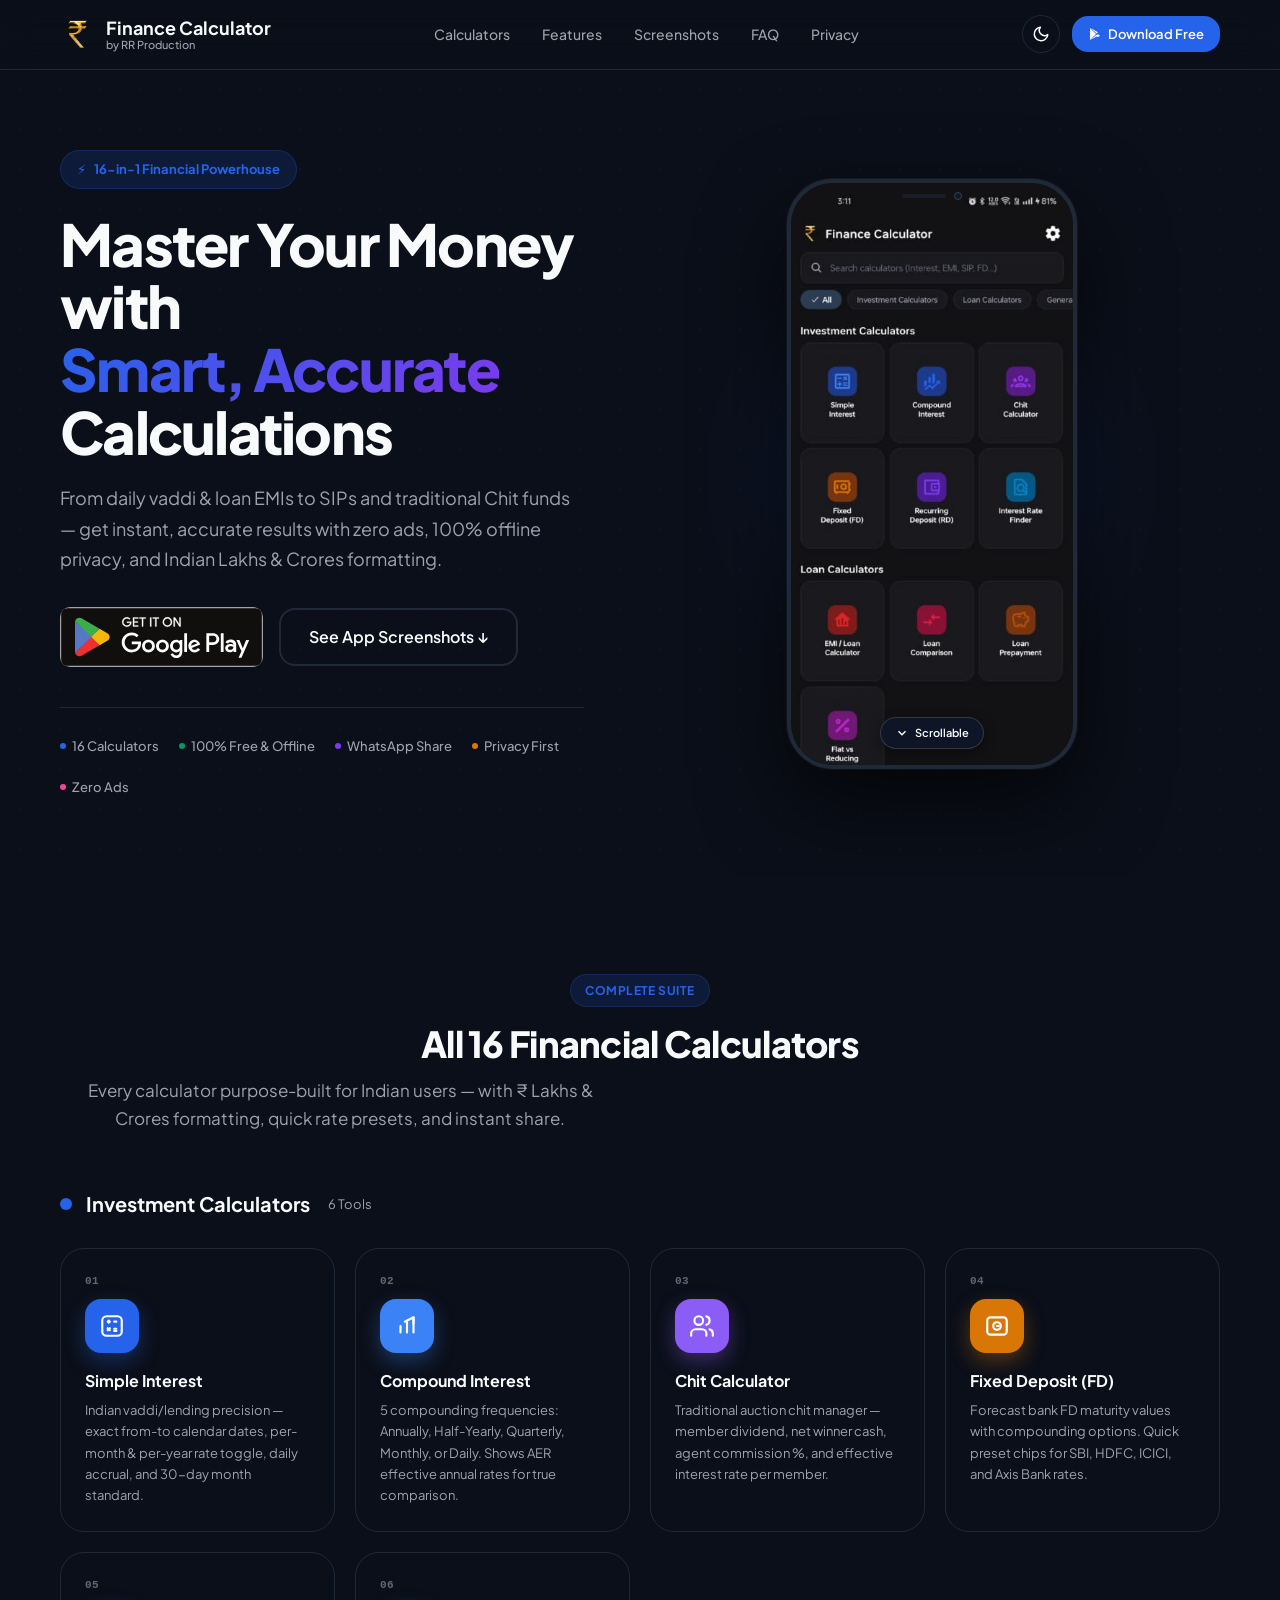
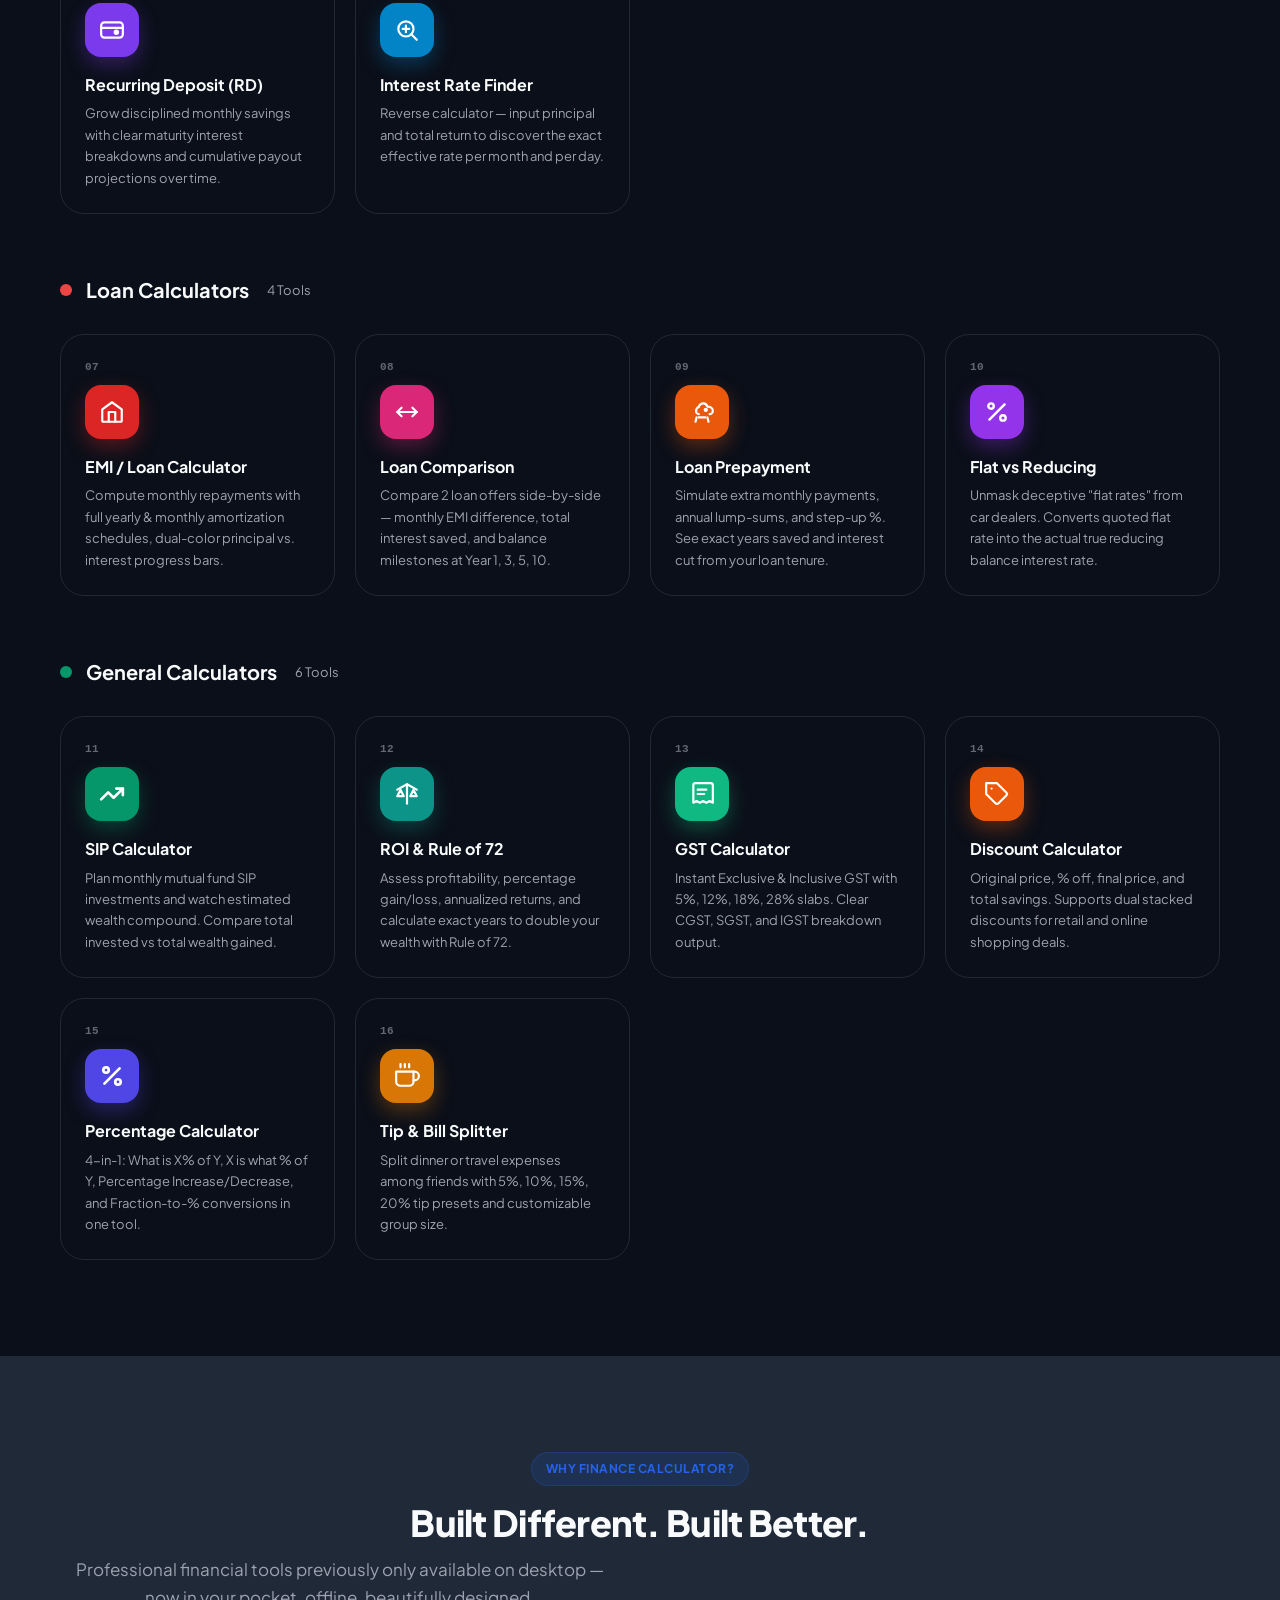
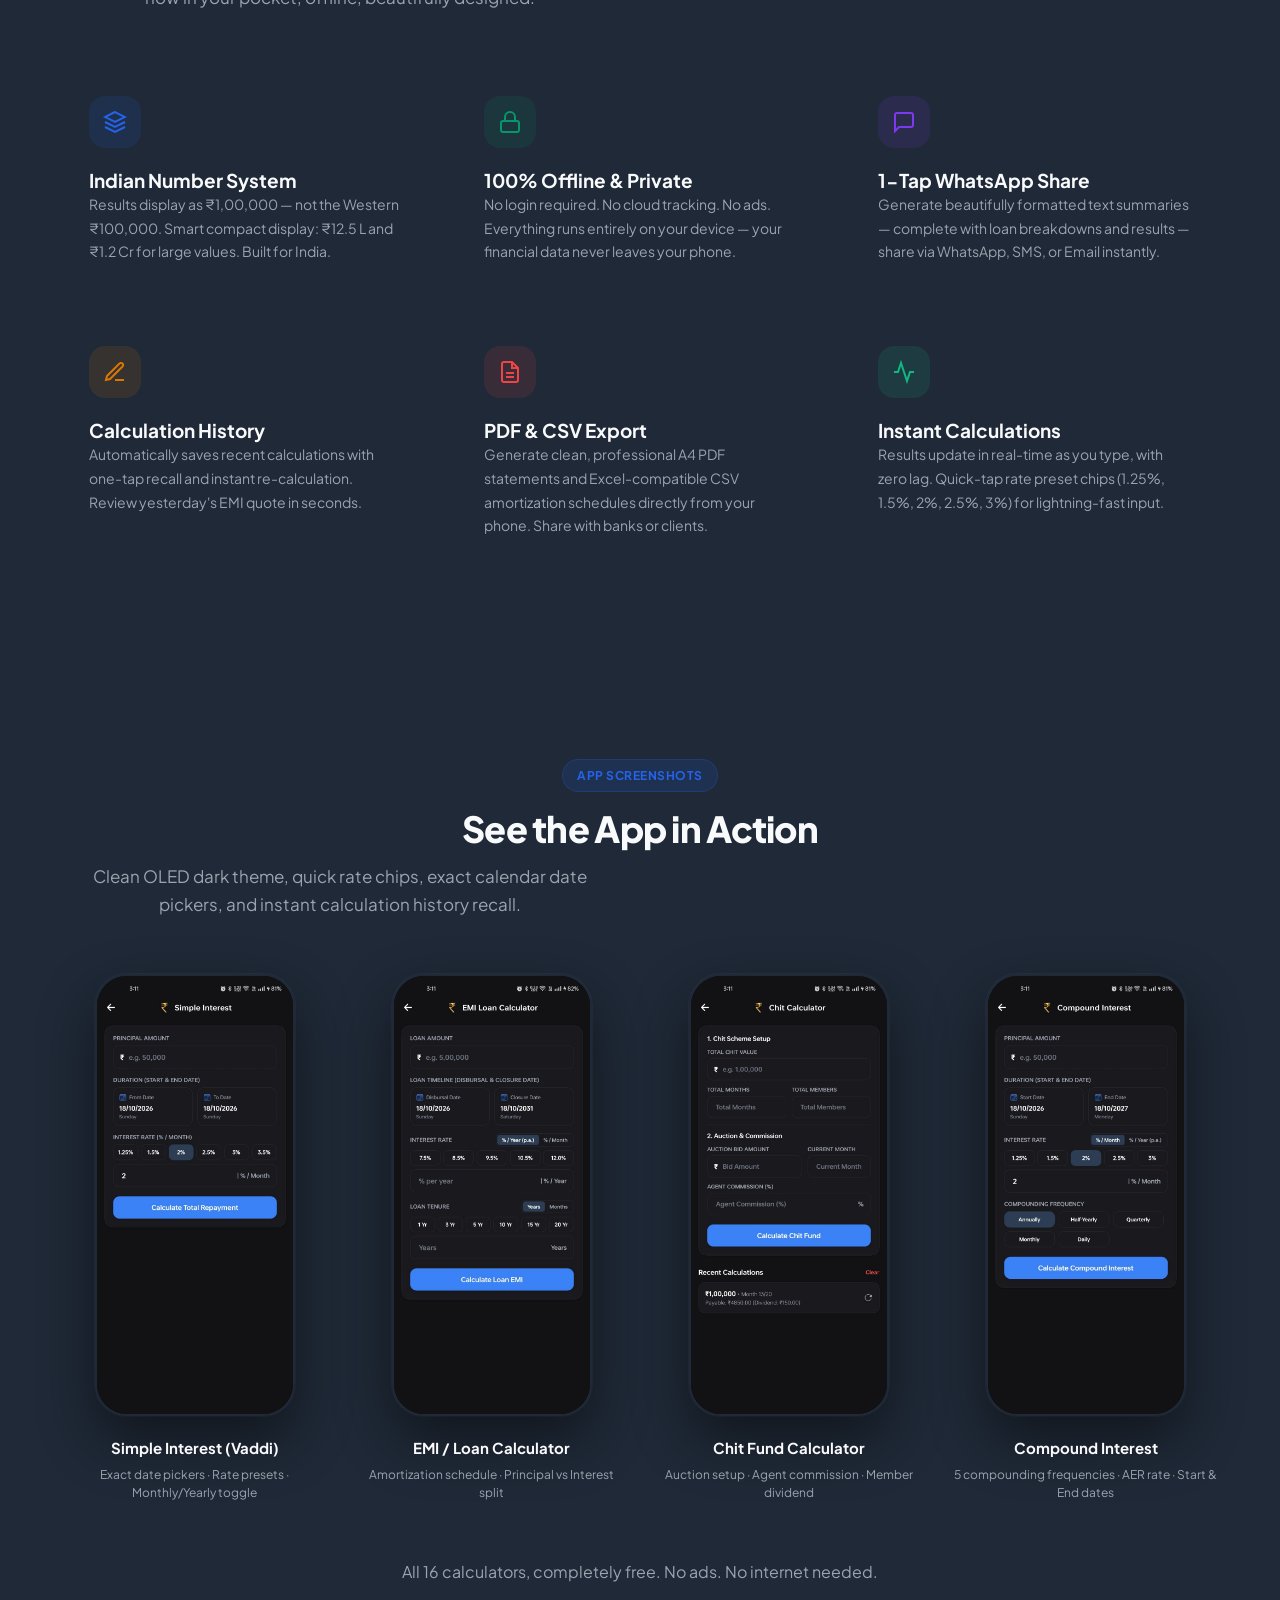
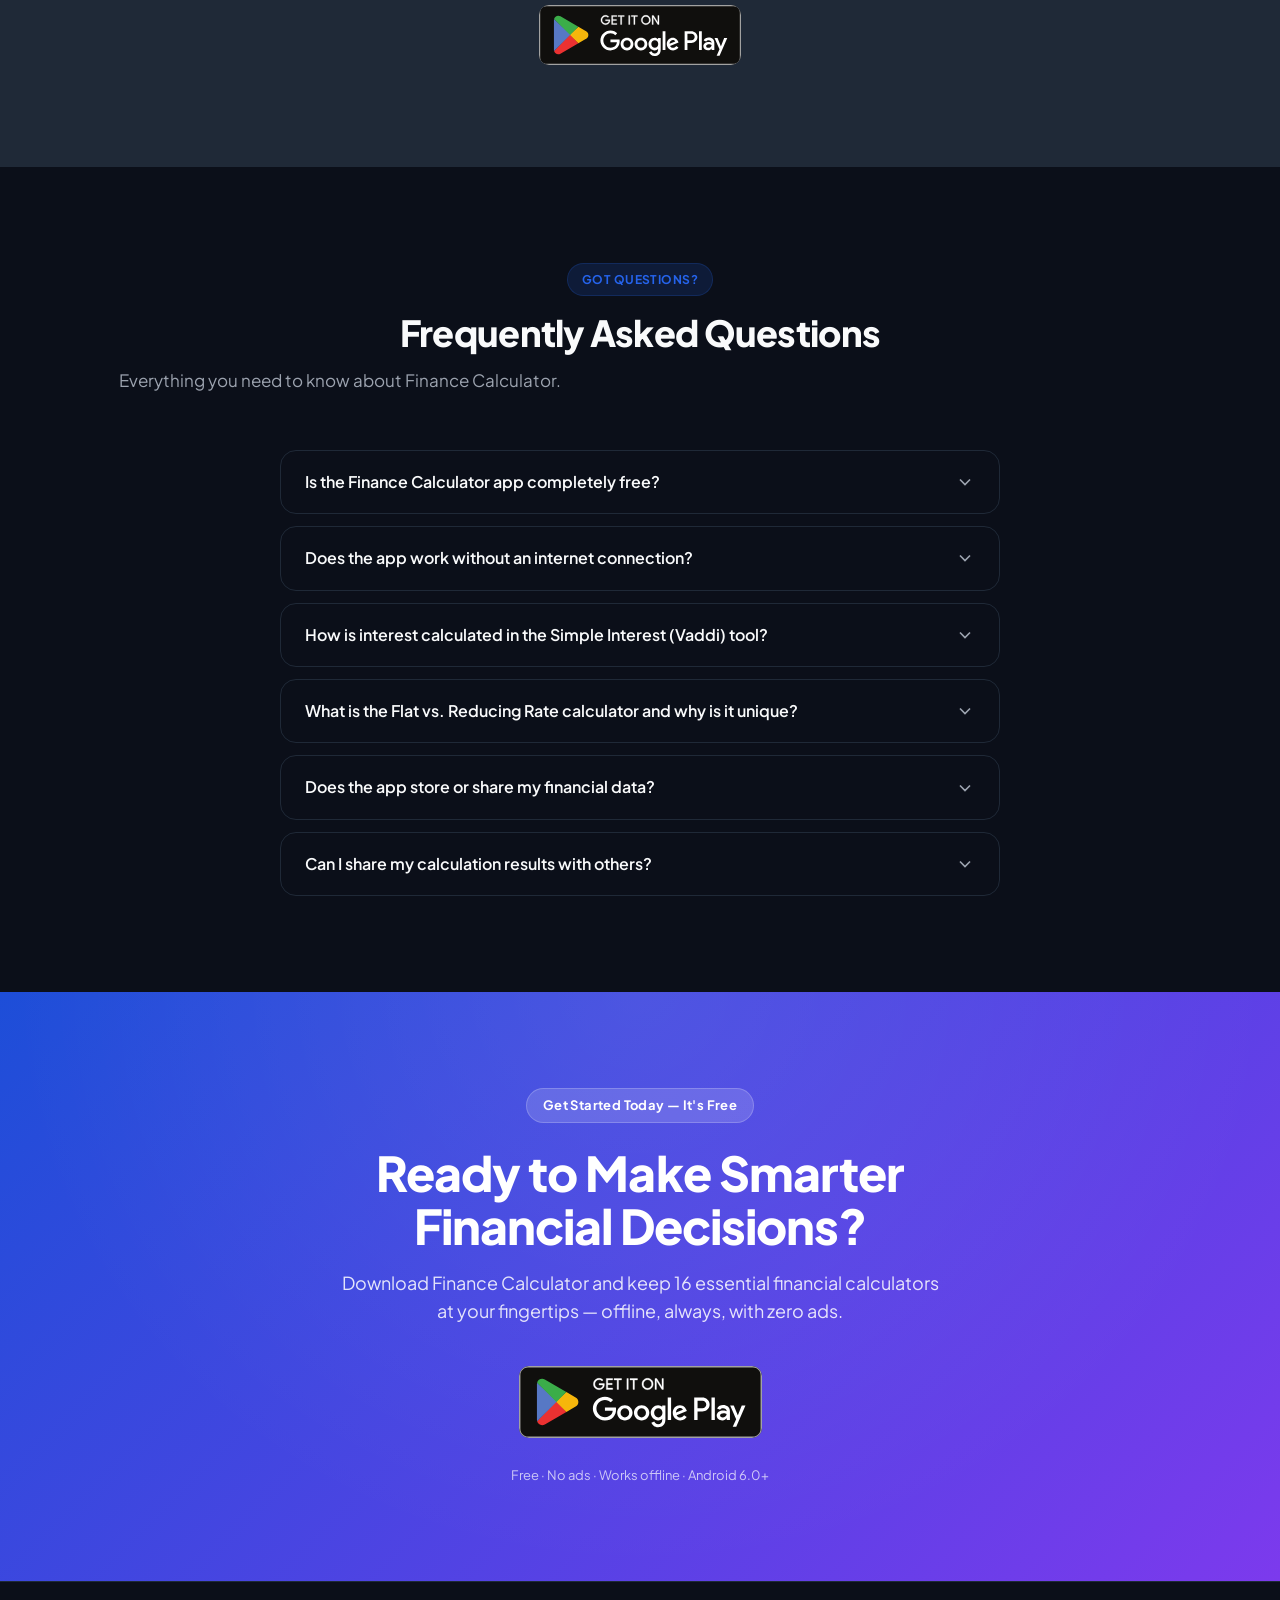
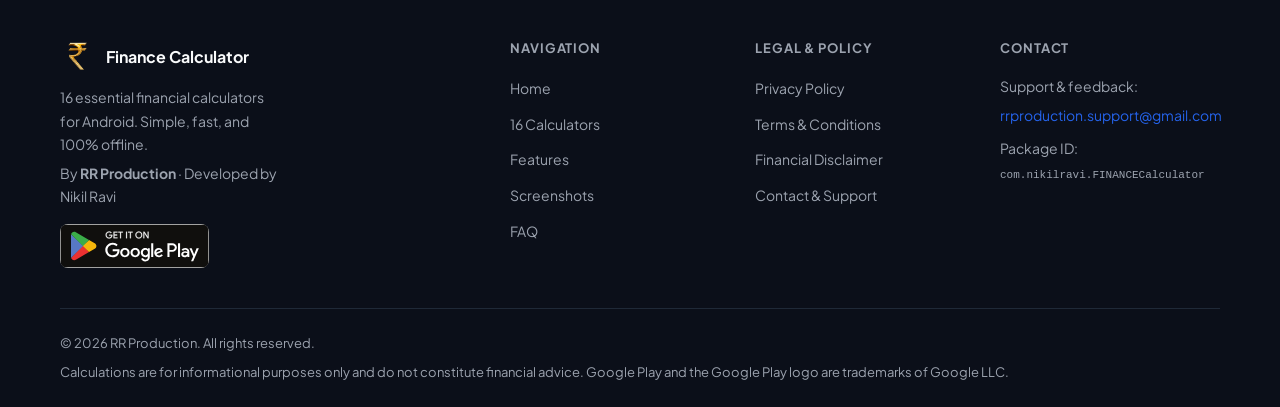
<file: index.html>
<!DOCTYPE html>
<html lang="en" data-theme="dark">
<head>
  <meta charset="UTF-8">
  <meta name="viewport" content="width=device-width, initial-scale=1.0">

  <!-- Primary SEO -->
  <title>Finance Calculator – 16-in-1 Financial Toolkit for Android | RR Production</title>
  <meta name="title" content="Finance Calculator – 16-in-1 Financial Toolkit for Android | RR Production">
  <meta name="description" content="Finance Calculator by RR Production: 16 powerful financial calculators in one free offline Android app. EMI, SIP, FD, RD, Compound Interest, Chit Fund, GST, Loan Prepayment & more. 100% private, no internet needed.">
  <meta name="keywords" content="Finance Calculator, EMI Calculator, SIP Calculator, FD Calculator, RD Calculator, Compound Interest, Chit Fund, GST Calculator, Loan Prepayment, Simple Interest, Indian Finance App, RR Production, Nikil Ravi">
  <meta name="author" content="Nikil Ravi / RR Production">
  <meta name="robots" content="index, follow">
  <meta name="theme-color" content="#0B0F19">

  <!-- Open Graph -->
  <meta property="og:type" content="website">
  <meta property="og:url" content="https://play.google.com/store/apps/details?id=com.nikilravi.FINANCECalculator">
  <meta property="og:title" content="Finance Calculator – 16-in-1 Financial Toolkit | RR Production">
  <meta property="og:description" content="16 essential financial calculators: EMI, SIP, FD, RD, Chit Fund, GST, Loan Prepayment & more. 100% free, offline & private Android app.">
  <meta property="og:image" content="assets/screenshots/app-home.png">

  <!-- Twitter -->
  <meta name="twitter:card" content="summary_large_image">
  <meta name="twitter:title" content="Finance Calculator – 16-in-1 Financial Toolkit">
  <meta name="twitter:description" content="16 essential financial calculators. Free, offline, private Android app by RR Production.">
  <meta name="twitter:image" content="assets/screenshots/app-home.png">

  <!-- Structured Data -->
  <script type="application/ld+json">
  {
    "@context": "https://schema.org",
    "@type": "SoftwareApplication",
    "name": "Finance Calculator",
    "operatingSystem": "Android",
    "applicationCategory": "FinanceApplication",
    "offers": { "@type": "Offer", "price": "0", "priceCurrency": "INR" },
    "author": { "@type": "Organization", "name": "RR Production" },
    "description": "16-in-1 financial calculator app for Android. EMI, SIP, FD, RD, Compound Interest, Chit Fund, GST, Prepayment and more.",
    "url": "https://play.google.com/store/apps/details?id=com.nikilravi.FINANCECalculator"
  }
  </script>

  <!-- Favicon -->
  <link rel="icon" type="image/png" href="assets/logo.png">
  <link rel="apple-touch-icon" href="assets/logo.png">

  <!-- Google Fonts -->
  <link rel="preconnect" href="https://fonts.googleapis.com">
  <link rel="preconnect" href="https://fonts.gstatic.com" crossorigin>
  <link href="https://fonts.googleapis.com/css2?family=Plus+Jakarta+Sans:wght@400;500;600;700;800&display=swap" rel="stylesheet">

  <!-- Stylesheet -->
  <link rel="stylesheet" href="css/style.css">
  <link rel="stylesheet" href="css/screenshot-showcase.css">

  <!-- Theme: prevent FOUC -->
  <script>
    (function() {
      const s = localStorage.getItem('theme');
      document.documentElement.setAttribute('data-theme', (s === 'light' || s === 'dark') ? s : 'dark');
    })();
  </script>
</head>
<body>

<!-- =====================================================================
     STICKY NAVIGATION BAR
     ===================================================================== -->
<header class="navbar" role="banner">
  <div class="nav-container container">

    <!-- Brand -->
    <a href="#hero" class="brand" aria-label="Finance Calculator by RR Production">
      <img src="assets/logo.png" alt="Finance Calculator Logo" class="brand-logo" width="36" height="36">
      <div class="brand-text">
        <span class="brand-title">Finance Calculator</span>
        <span class="brand-subtitle">by RR Production</span>
      </div>
    </a>

    <!-- Desktop Nav -->
    <nav aria-label="Primary Navigation">
      <ul class="nav-menu">
        <li><a href="#calculators" class="nav-link">Calculators</a></li>
        <li><a href="#features"    class="nav-link">Features</a></li>
        <li><a href="#showcase"    class="nav-link">Screenshots</a></li>
        <li><a href="#faq"         class="nav-link">FAQ</a></li>
        <li><a href="privacy-policy.html" class="nav-link">Privacy</a></li>
      </ul>
    </nav>

    <!-- Actions -->
    <div class="nav-actions">
      <button type="button" class="theme-toggle-btn" aria-label="Toggle theme" title="Toggle theme">
        <svg class="icon-sun" width="18" height="18" viewBox="0 0 24 24" fill="none" stroke="currentColor" stroke-width="2" stroke-linecap="round" stroke-linejoin="round" aria-hidden="true">
          <circle cx="12" cy="12" r="5"></circle>
          <line x1="12" y1="1" x2="12" y2="3"></line><line x1="12" y1="21" x2="12" y2="23"></line>
          <line x1="4.22" y1="4.22" x2="5.64" y2="5.64"></line><line x1="18.36" y1="18.36" x2="19.78" y2="19.78"></line>
          <line x1="1" y1="12" x2="3" y2="12"></line><line x1="21" y1="12" x2="23" y2="12"></line>
          <line x1="4.22" y1="19.78" x2="5.64" y2="18.36"></line><line x1="18.36" y1="5.64" x2="19.78" y2="4.22"></line>
        </svg>
        <svg class="icon-moon" width="18" height="18" viewBox="0 0 24 24" fill="none" stroke="currentColor" stroke-width="2" stroke-linecap="round" stroke-linejoin="round" aria-hidden="true">
          <path d="M21 12.79A9 9 0 1 1 11.21 3 7 7 0 0 0 21 12.79z"></path>
        </svg>
      </button>

      <a href="https://play.google.com/store/apps/details?id=com.nikilravi.FINANCECalculator"
         class="btn-download-nav" target="_blank" rel="noopener noreferrer" aria-label="Get on Google Play">
        <svg width="14" height="14" viewBox="0 0 24 24" fill="currentColor" aria-hidden="true">
          <path d="M3.609 1.814L13.792 12 3.61 22.186a2.31 2.31 0 0 1-.22-.984V2.798c0-.368.08-.71.22-.984zm11.24 11.24l2.128 2.128-11.83 6.76 9.702-8.888zm0-2.108L5.147 2.058l11.83 6.76-2.128 2.128zm1.465 1.054l3.076 1.758a1.282 1.282 0 0 1 0 2.228l-3.076 1.758-2.22-2.22 2.22-1.524z"/>
        </svg>
        Download Free
      </a>

      <!-- Hamburger -->
      <button id="hamburgerBtn" class="hamburger-btn" aria-label="Open menu" aria-expanded="false" aria-controls="mobileNav">
        <svg width="22" height="22" viewBox="0 0 24 24" stroke="currentColor" stroke-width="2" fill="none" aria-hidden="true">
          <line x1="4" y1="6" x2="20" y2="6"></line>
          <line x1="4" y1="12" x2="20" y2="12"></line>
          <line x1="4" y1="18" x2="20" y2="18"></line>
        </svg>
      </button>
    </div>
  </div>

  <!-- Mobile Drawer -->
  <div id="mobileNav" class="mobile-nav" role="navigation" aria-label="Mobile Navigation">
    <div class="mobile-nav-inner">
      <div class="mobile-theme-row">
        <span class="mobile-theme-label">Theme Mode</span>
        <button type="button" class="theme-toggle-btn" aria-label="Toggle theme">
          <svg class="icon-sun" width="18" height="18" viewBox="0 0 24 24" fill="none" stroke="currentColor" stroke-width="2" stroke-linecap="round" stroke-linejoin="round" aria-hidden="true">
            <circle cx="12" cy="12" r="5"></circle>
            <line x1="12" y1="1" x2="12" y2="3"></line><line x1="12" y1="21" x2="12" y2="23"></line>
            <line x1="4.22" y1="4.22" x2="5.64" y2="5.64"></line><line x1="18.36" y1="18.36" x2="19.78" y2="19.78"></line>
            <line x1="1" y1="12" x2="3" y2="12"></line><line x1="21" y1="12" x2="23" y2="12"></line>
            <line x1="4.22" y1="19.78" x2="5.64" y2="18.36"></line><line x1="18.36" y1="5.64" x2="19.78" y2="4.22"></line>
          </svg>
          <svg class="icon-moon" width="18" height="18" viewBox="0 0 24 24" fill="none" stroke="currentColor" stroke-width="2" stroke-linecap="round" stroke-linejoin="round" aria-hidden="true">
            <path d="M21 12.79A9 9 0 1 1 11.21 3 7 7 0 0 0 21 12.79z"></path>
          </svg>
        </button>
      </div>
      <a href="#calculators"      class="mobile-nav-link">Calculators</a>
      <a href="#features"         class="mobile-nav-link">Features</a>
      <a href="#showcase"         class="mobile-nav-link">Screenshots</a>
      <a href="#faq"              class="mobile-nav-link">FAQ</a>
      <a href="privacy-policy.html" class="mobile-nav-link">Privacy Policy</a>
      <a href="terms.html"          class="mobile-nav-link">Terms &amp; Conditions</a>
      <a href="disclaimer.html"     class="mobile-nav-link">Disclaimer</a>
      <a href="contact.html"        class="mobile-nav-link">Contact Us</a>
      <a href="https://play.google.com/store/apps/details?id=com.nikilravi.FINANCECalculator"
         class="btn-primary mobile-cta" target="_blank" rel="noopener noreferrer">
        Get on Google Play
      </a>
    </div>
  </div>
</header>

<main>

<!-- =====================================================================
     HERO SECTION
     ===================================================================== -->
<section id="hero" class="hero">
  <div class="container hero-grid">

    <!-- Left: Content -->
    <div class="hero-content">
      <div class="hero-badge fade-in-up">
        <span>⚡</span>
        <span>16-in-1 Financial Powerhouse</span>
      </div>

      <h1 class="hero-title fade-in-up">
        Master Your Money with<br><span class="gradient-text">Smart, Accurate</span> Calculations
      </h1>

      <p class="hero-subtitle fade-in-up">
        From daily vaddi &amp; loan EMIs to SIPs and traditional Chit funds — get instant, accurate
        results with zero ads, 100% offline privacy, and Indian Lakhs &amp; Crores formatting.
      </p>

      <div class="hero-actions fade-in-up">
        <!-- Official Google Play Badge -->
        <a href="https://play.google.com/store/apps/details?id=com.nikilravi.FINANCECalculator"
           class="play-badge-link" target="_blank" rel="noopener noreferrer"
           aria-label="Get Finance Calculator on Google Play">
          <img src="assets/google-play-badge.svg" alt="Get it on Google Play" class="play-badge-img">
        </a>
        <a href="#showcase" class="btn-secondary">See App Screenshots ↓</a>
      </div>

      <!-- Trust Bar -->
      <div class="trust-bar fade-in-up">
        <div class="trust-item">
          <span class="trust-dot" style="background:#2563EB;"></span>
          <span>16 Calculators</span>
        </div>
        <div class="trust-item">
          <span class="trust-dot" style="background:#059669;"></span>
          <span>100% Free &amp; Offline</span>
        </div>
        <div class="trust-item">
          <span class="trust-dot" style="background:#7C3AED;"></span>
          <span>WhatsApp Share</span>
        </div>
        <div class="trust-item">
          <span class="trust-dot" style="background:#D97706;"></span>
          <span>Privacy First</span>
        </div>
        <div class="trust-item">
          <span class="trust-dot" style="background:#EC4899;"></span>
          <span>Zero Ads</span>
        </div>
      </div>
    </div>

    <!-- Right: Real App Screenshot in Phone Frame (interactive scrollable screen) -->
    <div class="mockup-wrapper">
      <div class="mockup-glow"></div>
      <div class="hero-phone-frame">
        <!-- Phone Speaker & Camera Notch Bar -->
        <div class="phone-notch-bar">
          <div class="phone-speaker"></div>
          <div class="phone-camera-lens"></div>
        </div>
        <!-- Scrollable Screen Area -->
        <div class="hero-phone-viewport" tabindex="0" role="region" aria-label="Interactive scrollable Finance Calculator screen">
          <img src="assets/screenshots/home_dark.jpeg"
               data-dark-src="assets/screenshots/home_dark.jpeg"
               data-light-src="assets/screenshots/home_light.jpeg"
               alt="Finance Calculator app home screen showing all 16 calculators"
               class="hero-screenshot themed-img"
               loading="eager">
        </div>
        <!-- Scroll Prompt Hint Overlay -->
        <div class="phone-scroll-hint">
          <svg width="14" height="14" viewBox="0 0 24 24" fill="none" stroke="currentColor" stroke-width="2.5"><polyline points="6 9 12 15 18 9"></polyline></svg>
          <span>Scrollable</span>
        </div>
      </div>
    </div>

  </div>
</section>

<!-- =====================================================================
     16 CALCULATORS SECTION
     ===================================================================== -->
<section id="calculators" class="calculators-section">
  <div class="container">
    <div class="section-header fade-in-up">
      <span class="section-tag">Complete Suite</span>
      <h2 class="section-title">All 16 Financial Calculators</h2>
      <p class="section-subtitle">Every calculator purpose-built for Indian users — with ₹ Lakhs &amp; Crores formatting, quick rate presets, and instant share.</p>
    </div>

    <!-- Category 1: Investment Calculators -->
    <div class="category-block stagger-children">
      <div class="category-header">
        <span class="category-dot" style="background:#2563EB;"></span>
        <span class="category-name">Investment Calculators</span>
        <span class="category-count">6 Tools</span>
      </div>
      <div class="calc-grid">
        <!-- 01: Simple Interest -->
        <div class="calc-card fade-in-up">
          <div class="calc-number">01</div>
          <div class="calc-icon-wrap app-icon-si">
            <svg viewBox="0 0 24 24" fill="none" stroke="currentColor" stroke-width="2" stroke-linecap="round" stroke-linejoin="round">
              <rect x="3" y="3" width="18" height="18" rx="4"></rect>
              <line x1="8" y1="8" x2="10" y2="8"></line><line x1="9" y1="7" x2="9" y2="9"></line>
              <line x1="14" y1="8" x2="16" y2="8"></line>
              <line x1="8" y1="14" x2="10" y2="16"></line><line x1="10" y1="14" x2="8" y2="16"></line>
              <line x1="14" y1="14.5" x2="16" y2="14.5"></line><line x1="14" y1="16.5" x2="16" y2="16.5"></line>
            </svg>
          </div>
          <h3 class="calc-title">Simple Interest</h3>
          <p class="calc-desc">Indian vaddi/lending precision — exact from-to calendar dates, per-month &amp; per-year rate toggle, daily accrual, and 30-day month standard.</p>
        </div>

        <!-- 02: Compound Interest -->
        <div class="calc-card fade-in-up">
          <div class="calc-number">02</div>
          <div class="calc-icon-wrap app-icon-ci">
            <svg viewBox="0 0 24 24" fill="none" stroke="currentColor" stroke-width="2" stroke-linecap="round" stroke-linejoin="round">
              <line x1="6" y1="18" x2="6" y2="12"></line>
              <line x1="12" y1="18" x2="12" y2="8"></line>
              <line x1="18" y1="18" x2="18" y2="4"></line>
              <polyline points="10 8 18 4 18 10"></polyline>
            </svg>
          </div>
          <h3 class="calc-title">Compound Interest</h3>
          <p class="calc-desc">5 compounding frequencies: Annually, Half-Yearly, Quarterly, Monthly, or Daily. Shows AER effective annual rates for true comparison.</p>
        </div>

        <!-- 03: Chit Calculator -->
        <div class="calc-card fade-in-up">
          <div class="calc-number">03</div>
          <div class="calc-icon-wrap app-icon-chit">
            <svg viewBox="0 0 24 24" fill="none" stroke="currentColor" stroke-width="2" stroke-linecap="round" stroke-linejoin="round">
              <path d="M16 21v-2a4 4 0 0 0-4-4H6a4 4 0 0 0-4 4v2"></path>
              <circle cx="9" cy="7" r="4"></circle>
              <path d="M22 21v-2a4 4 0 0 0-3-3.87"></path>
              <path d="M16 3.13a4 4 0 0 1 0 7.75"></path>
            </svg>
          </div>
          <h3 class="calc-title">Chit Calculator</h3>
          <p class="calc-desc">Traditional auction chit manager — member dividend, net winner cash, agent commission %, and effective interest rate per member.</p>
        </div>

        <!-- 04: Fixed Deposit -->
        <div class="calc-card fade-in-up">
          <div class="calc-number">04</div>
          <div class="calc-icon-wrap app-icon-fd">
            <svg viewBox="0 0 24 24" fill="none" stroke="currentColor" stroke-width="2" stroke-linecap="round" stroke-linejoin="round">
              <rect x="3" y="4" width="18" height="16" rx="3"></rect>
              <circle cx="12" cy="12" r="3.5"></circle>
              <line x1="12" y1="12" x2="13.5" y2="12"></line>
            </svg>
          </div>
          <h3 class="calc-title">Fixed Deposit (FD)</h3>
          <p class="calc-desc">Forecast bank FD maturity values with compounding options. Quick preset chips for SBI, HDFC, ICICI, and Axis Bank rates.</p>
        </div>

        <!-- 05: Recurring Deposit -->
        <div class="calc-card fade-in-up">
          <div class="calc-number">05</div>
          <div class="calc-icon-wrap app-icon-rd">
            <svg viewBox="0 0 24 24" fill="none" stroke="currentColor" stroke-width="2" stroke-linecap="round" stroke-linejoin="round">
              <rect x="2" y="5" width="20" height="14" rx="3"></rect>
              <line x1="2" y1="10" x2="22" y2="10"></line>
              <circle cx="16" cy="14" r="1.5" fill="currentColor"></circle>
            </svg>
          </div>
          <h3 class="calc-title">Recurring Deposit (RD)</h3>
          <p class="calc-desc">Grow disciplined monthly savings with clear maturity interest breakdowns and cumulative payout projections over time.</p>
        </div>

        <!-- 06: Interest Rate Finder -->
        <div class="calc-card fade-in-up">
          <div class="calc-number">06</div>
          <div class="calc-icon-wrap app-icon-finder">
            <svg viewBox="0 0 24 24" fill="none" stroke="currentColor" stroke-width="2" stroke-linecap="round" stroke-linejoin="round">
              <circle cx="11" cy="11" r="7"></circle>
              <line x1="21" y1="21" x2="16" y2="16"></line>
              <line x1="11" y1="8" x2="11" y2="14"></line>
              <line x1="8" y1="11" x2="14" y2="11"></line>
            </svg>
          </div>
          <h3 class="calc-title">Interest Rate Finder</h3>
          <p class="calc-desc">Reverse calculator — input principal and total return to discover the exact effective rate per month and per day.</p>
        </div>
      </div>
    </div>

    <!-- Category 2: Loan Calculators -->
    <div class="category-block stagger-children">
      <div class="category-header">
        <span class="category-dot" style="background:#EF4444;"></span>
        <span class="category-name">Loan Calculators</span>
        <span class="category-count">4 Tools</span>
      </div>
      <div class="calc-grid">
        <!-- 07: EMI Calculator -->
        <div class="calc-card fade-in-up">
          <div class="calc-number">07</div>
          <div class="calc-icon-wrap app-icon-emi">
            <svg viewBox="0 0 24 24" fill="none" stroke="currentColor" stroke-width="2" stroke-linecap="round" stroke-linejoin="round">
              <path d="M3 9.5L12 3l9 6.5v10.5a1 1 0 0 1-1 1H4a1 1 0 0 1-1-1V9.5z"></path>
              <polyline points="9 21 9 12 15 12 15 21"></polyline>
            </svg>
          </div>
          <h3 class="calc-title">EMI / Loan Calculator</h3>
          <p class="calc-desc">Compute monthly repayments with full yearly &amp; monthly amortization schedules, dual-color principal vs. interest progress bars.</p>
        </div>

        <!-- 08: Loan Comparison -->
        <div class="calc-card fade-in-up">
          <div class="calc-number">08</div>
          <div class="calc-icon-wrap app-icon-compare">
            <svg viewBox="0 0 24 24" fill="none" stroke="currentColor" stroke-width="2" stroke-linecap="round" stroke-linejoin="round">
              <polyline points="17 8 21 12 17 16"></polyline>
              <line x1="3" y1="12" x2="21" y2="12"></line>
              <polyline points="7 16 3 12 7 8"></polyline>
            </svg>
          </div>
          <h3 class="calc-title">Loan Comparison</h3>
          <p class="calc-desc">Compare 2 loan offers side-by-side — monthly EMI difference, total interest saved, and balance milestones at Year 1, 3, 5, 10.</p>
        </div>

        <!-- 09: Loan Prepayment -->
        <div class="calc-card fade-in-up">
          <div class="calc-number">09</div>
          <div class="calc-icon-wrap app-icon-prepay">
            <svg viewBox="0 0 24 24" fill="none" stroke="currentColor" stroke-width="2" stroke-linecap="round" stroke-linejoin="round">
              <path d="M19 14c1.5 0 3-1.2 3-3 0-2.5-2.5-4-5-4-.5-1.5-1.5-3-3.5-3-2.5 0-4 1.5-4.5 3.5C8 7.5 6.5 9 6.5 11c0 2 1.5 3 2.5 3"></path>
              <circle cx="15.5" cy="10" r="1" fill="currentColor"></circle>
              <path d="M7 17l-1 4"></path>
              <path d="M17 17l1 4"></path>
              <path d="M9 17h6"></path>
            </svg>
          </div>
          <h3 class="calc-title">Loan Prepayment</h3>
          <p class="calc-desc">Simulate extra monthly payments, annual lump-sums, and step-up %. See exact years saved and interest cut from your loan tenure.</p>
        </div>

        <!-- 10: Flat vs Reducing -->
        <div class="calc-card fade-in-up">
          <div class="calc-number">10</div>
          <div class="calc-icon-wrap app-icon-flat">
            <svg viewBox="0 0 24 24" fill="none" stroke="currentColor" stroke-width="2.2" stroke-linecap="round" stroke-linejoin="round">
              <line x1="19" y1="5" x2="5" y2="19"></line>
              <circle cx="6.5" cy="6.5" r="2.5"></circle>
              <circle cx="17.5" cy="17.5" r="2.5"></circle>
            </svg>
          </div>
          <h3 class="calc-title">Flat vs Reducing</h3>
          <p class="calc-desc">Unmask deceptive "flat rates" from car dealers. Converts quoted flat rate into the actual true reducing balance interest rate.</p>
        </div>
      </div>
    </div>

    <!-- Category 3: General Calculators -->
    <div class="category-block stagger-children">
      <div class="category-header">
        <span class="category-dot" style="background:#059669;"></span>
        <span class="category-name">General Calculators</span>
        <span class="category-count">6 Tools</span>
      </div>
      <div class="calc-grid">
        <!-- 11: SIP Calculator -->
        <div class="calc-card fade-in-up">
          <div class="calc-number">11</div>
          <div class="calc-icon-wrap app-icon-sip">
            <svg viewBox="0 0 24 24" fill="none" stroke="currentColor" stroke-width="2.5" stroke-linecap="round" stroke-linejoin="round">
              <polyline points="22 7 13.5 15.5 8.5 10.5 2 17"></polyline>
              <polyline points="16 7 22 7 22 13"></polyline>
            </svg>
          </div>
          <h3 class="calc-title">SIP Calculator</h3>
          <p class="calc-desc">Plan monthly mutual fund SIP investments and watch estimated wealth compound. Compare total invested vs total wealth gained.</p>
        </div>

        <!-- 12: ROI & Rule of 72 -->
        <div class="calc-card fade-in-up">
          <div class="calc-number">12</div>
          <div class="calc-icon-wrap app-icon-roi">
            <svg viewBox="0 0 24 24" fill="none" stroke="currentColor" stroke-width="2" stroke-linecap="round" stroke-linejoin="round">
              <line x1="12" y1="3" x2="12" y2="21"></line>
              <path d="M3 8l9-5 9 5"></path>
              <path d="M6 8l-3 6h6l-3-6z"></path>
              <path d="M18 8l-3 6h6l-3-6z"></path>
            </svg>
          </div>
          <h3 class="calc-title">ROI &amp; Rule of 72</h3>
          <p class="calc-desc">Assess profitability, percentage gain/loss, annualized returns, and calculate exact years to double your wealth with Rule of 72.</p>
        </div>

        <!-- 13: GST Calculator -->
        <div class="calc-card fade-in-up">
          <div class="calc-number">13</div>
          <div class="calc-icon-wrap app-icon-gst">
            <svg viewBox="0 0 24 24" fill="none" stroke="currentColor" stroke-width="2" stroke-linecap="round" stroke-linejoin="round">
              <path d="M14 2H6a2 2 0 0 0-2 2v16l3-1.5 3 1.5 3-1.5 3 1.5 3-1.5 3 1.5V4a2 2 0 0 0-2-2z"></path>
              <line x1="8" y1="8" x2="16" y2="8"></line>
              <line x1="8" y1="12" x2="14" y2="12"></line>
            </svg>
          </div>
          <h3 class="calc-title">GST Calculator</h3>
          <p class="calc-desc">Instant Exclusive &amp; Inclusive GST with 5%, 12%, 18%, 28% slabs. Clear CGST, SGST, and IGST breakdown output.</p>
        </div>

        <!-- 14: Discount Calculator -->
        <div class="calc-card fade-in-up">
          <div class="calc-number">14</div>
          <div class="calc-icon-wrap app-icon-discount">
            <svg viewBox="0 0 24 24" fill="none" stroke="currentColor" stroke-width="2" stroke-linecap="round" stroke-linejoin="round">
              <path d="M20.59 13.41l-7.17 7.17a2 2 0 0 1-2.83 0L2 12V2h10l8.59 8.59a2 2 0 0 1 0 2.82z"></path>
              <line x1="7" y1="7" x2="7.01" y2="7"></line>
            </svg>
          </div>
          <h3 class="calc-title">Discount Calculator</h3>
          <p class="calc-desc">Original price, % off, final price, and total savings. Supports dual stacked discounts for retail and online shopping deals.</p>
        </div>

        <!-- 15: Percentage Calculator -->
        <div class="calc-card fade-in-up">
          <div class="calc-number">15</div>
          <div class="calc-icon-wrap app-icon-percent">
            <svg viewBox="0 0 24 24" fill="none" stroke="currentColor" stroke-width="2.5" stroke-linecap="round" stroke-linejoin="round">
              <line x1="19" y1="5" x2="5" y2="19"></line>
              <circle cx="6.5" cy="6.5" r="2.5"></circle>
              <circle cx="17.5" cy="17.5" r="2.5"></circle>
            </svg>
          </div>
          <h3 class="calc-title">Percentage Calculator</h3>
          <p class="calc-desc">4-in-1: What is X% of Y, X is what % of Y, Percentage Increase/Decrease, and Fraction-to-% conversions in one tool.</p>
        </div>

        <!-- 16: Tip & Bill Splitter -->
        <div class="calc-card fade-in-up">
          <div class="calc-number">16</div>
          <div class="calc-icon-wrap app-icon-tip">
            <svg viewBox="0 0 24 24" fill="none" stroke="currentColor" stroke-width="2" stroke-linecap="round" stroke-linejoin="round">
              <path d="M18 8h1a4 4 0 0 1 0 8h-1"></path>
              <path d="M2 8h16v9a4 4 0 0 1-4 4H6a4 4 0 0 1-4-4V8z"></path>
              <line x1="6" y1="1" x2="6" y2="4"></line>
              <line x1="10" y1="1" x2="10" y2="4"></line>
              <line x1="14" y1="1" x2="14" y2="4"></line>
            </svg>
          </div>
          <h3 class="calc-title">Tip &amp; Bill Splitter</h3>
          <p class="calc-desc">Split dinner or travel expenses among friends with 5%, 10%, 15%, 20% tip presets and customizable group size.</p>
        </div>
      </div>
    </div>

  </div>
</section>

<!-- =====================================================================
     STANDOUT FEATURES SECTION
     ===================================================================== -->
<section id="features" class="features-section">
  <div class="container">
    <div class="section-header fade-in-up">
      <span class="section-tag">Why Finance Calculator?</span>
      <h2 class="section-title">Built Different. Built Better.</h2>
      <p class="section-subtitle">Professional financial tools previously only available on desktop — now in your pocket, offline, beautifully designed.</p>
    </div>

    <div class="features-grid stagger-children">
      <div class="feature-card fade-in-up">
        <div class="feature-icon" style="background:rgba(37,99,235,0.12);">
          <svg viewBox="0 0 24 24" fill="none" stroke="#2563EB" stroke-width="2" width="26" height="26"><path d="M12 2L2 7l10 5 10-5-10-5z"></path><path d="M2 17l10 5 10-5"></path><path d="M2 12l10 5 10-5"></path></svg>
        </div>
        <h3 class="feature-title">Indian Number System</h3>
        <p class="feature-desc">Results display as ₹1,00,000 — not the Western ₹100,000. Smart compact display: ₹12.5 L and ₹1.2 Cr for large values. Built for India.</p>
      </div>
      <div class="feature-card fade-in-up">
        <div class="feature-icon" style="background:rgba(5,150,105,0.12);">
          <svg viewBox="0 0 24 24" fill="none" stroke="#059669" stroke-width="2" width="26" height="26"><rect x="3" y="11" width="18" height="11" rx="2" ry="2"></rect><path d="M7 11V7a5 5 0 0 1 10 0v4"></path></svg>
        </div>
        <h3 class="feature-title">100% Offline &amp; Private</h3>
        <p class="feature-desc">No login required. No cloud tracking. No ads. Everything runs entirely on your device — your financial data never leaves your phone.</p>
      </div>
      <div class="feature-card fade-in-up">
        <div class="feature-icon" style="background:rgba(124,58,237,0.12);">
          <svg viewBox="0 0 24 24" fill="none" stroke="#7C3AED" stroke-width="2" width="26" height="26"><path d="M21 15a2 2 0 0 1-2 2H7l-4 4V5a2 2 0 0 1 2-2h14a2 2 0 0 1 2 2z"></path></svg>
        </div>
        <h3 class="feature-title">1-Tap WhatsApp Share</h3>
        <p class="feature-desc">Generate beautifully formatted text summaries — complete with loan breakdowns and results — share via WhatsApp, SMS, or Email instantly.</p>
      </div>
      <div class="feature-card fade-in-up">
        <div class="feature-icon" style="background:rgba(217,119,6,0.12);">
          <svg viewBox="0 0 24 24" fill="none" stroke="#D97706" stroke-width="2" width="26" height="26"><path d="M12 20h9"></path><path d="M16.5 3.5a2.121 2.121 0 0 1 3 3L7 19l-4 1 1-4L16.5 3.5z"></path></svg>
        </div>
        <h3 class="feature-title">Calculation History</h3>
        <p class="feature-desc">Automatically saves recent calculations with one-tap recall and instant re-calculation. Review yesterday's EMI quote in seconds.</p>
      </div>
      <div class="feature-card fade-in-up">
        <div class="feature-icon" style="background:rgba(239,68,68,0.12);">
          <svg viewBox="0 0 24 24" fill="none" stroke="#EF4444" stroke-width="2" width="26" height="26"><path d="M14 2H6a2 2 0 0 0-2 2v16a2 2 0 0 0 2 2h12a2 2 0 0 0 2-2V8z"></path><polyline points="14 2 14 8 20 8"></polyline><line x1="16" y1="13" x2="8" y2="13"></line><line x1="16" y1="17" x2="8" y2="17"></line></svg>
        </div>
        <h3 class="feature-title">PDF &amp; CSV Export</h3>
        <p class="feature-desc">Generate clean, professional A4 PDF statements and Excel-compatible CSV amortization schedules directly from your phone. Share with banks or clients.</p>
      </div>
      <div class="feature-card fade-in-up">
        <div class="feature-icon" style="background:rgba(16,185,129,0.12);">
          <svg viewBox="0 0 24 24" fill="none" stroke="#10B981" stroke-width="2" width="26" height="26"><polyline points="22 12 18 12 15 21 9 3 6 12 2 12"></polyline></svg>
        </div>
        <h3 class="feature-title">Instant Calculations</h3>
        <p class="feature-desc">Results update in real-time as you type, with zero lag. Quick-tap rate preset chips (1.25%, 1.5%, 2%, 2.5%, 3%) for lightning-fast input.</p>
      </div>
    </div>
  </div>
</section>

<!-- =====================================================================
     APP SCREENSHOTS SHOWCASE
     ===================================================================== -->
<section id="showcase" class="showcase-section">
  <div class="container">
    <div class="section-header fade-in-up">
      <span class="section-tag">App Screenshots</span>
      <h2 class="section-title">See the App in Action</h2>
      <p class="section-subtitle">Clean OLED dark theme, quick rate chips, exact calendar date pickers, and instant calculation history recall.</p>
    </div>

    <div class="screenshots-row stagger-children">

      <!-- Screenshot 1: Simple Interest -->
      <div class="screenshot-item fade-in-up">
        <div class="screenshot-phone-frame">
          <img src="assets/screenshots/simpleinterest_dark.jpeg"
               data-dark-src="assets/screenshots/simpleinterest_dark.jpeg"
               data-light-src="assets/screenshots/simpleinterest_light.jpeg"
               alt="Simple Interest (Vaddi) calculator with date pickers and rate presets"
               class="themed-img"
               loading="lazy">
        </div>
        <div class="screenshot-caption">
          <h4>Simple Interest (Vaddi)</h4>
          <p>Exact date pickers · Rate presets · Monthly/Yearly toggle</p>
        </div>
      </div>

      <!-- Screenshot 2: EMI Calculator -->
      <div class="screenshot-item fade-in-up">
        <div class="screenshot-phone-frame">
          <img src="assets/screenshots/emi_dark.jpeg"
               data-dark-src="assets/screenshots/emi_dark.jpeg"
               data-light-src="assets/screenshots/emi_light.jpeg"
               alt="EMI Loan Calculator with amortization schedule"
               class="themed-img"
               loading="lazy">
        </div>
        <div class="screenshot-caption">
          <h4>EMI / Loan Calculator</h4>
          <p>Amortization schedule · Principal vs Interest split</p>
        </div>
      </div>

      <!-- Screenshot 3: Chit Calculator -->
      <div class="screenshot-item fade-in-up">
        <div class="screenshot-phone-frame">
          <img src="assets/screenshots/chit_dark.jpeg"
               data-dark-src="assets/screenshots/chit_dark.jpeg"
               data-light-src="assets/screenshots/chit_light.jpeg"
               alt="Chit Fund calculator with auction setup and calculation history"
               class="themed-img"
               loading="lazy">
        </div>
        <div class="screenshot-caption">
          <h4>Chit Fund Calculator</h4>
          <p>Auction setup · Agent commission · Member dividend</p>
        </div>
      </div>

      <!-- Screenshot 4: Compound Interest -->
      <div class="screenshot-item fade-in-up">
        <div class="screenshot-phone-frame">
          <img src="assets/screenshots/compound_dark.jpeg"
               data-dark-src="assets/screenshots/compound_dark.jpeg"
               data-light-src="assets/screenshots/compound_light.jpeg"
               alt="Compound Interest calculator with compounding frequency selector"
               class="themed-img"
               loading="lazy">
        </div>
        <div class="screenshot-caption">
          <h4>Compound Interest</h4>
          <p>5 compounding frequencies · AER rate · Start &amp; End dates</p>
        </div>
      </div>

    </div>

    <!-- Download CTA under screenshots -->
    <div class="showcase-cta fade-in-up">
      <p>All 16 calculators, completely free. No ads. No internet needed.</p>
      <a href="https://play.google.com/store/apps/details?id=com.nikilravi.FINANCECalculator"
         class="play-badge-link" target="_blank" rel="noopener noreferrer" aria-label="Download on Google Play">
        <img src="assets/google-play-badge.svg" alt="Get it on Google Play" class="play-badge-img">
      </a>
    </div>
  </div>
</section>

<!-- =====================================================================
     FAQ SECTION
     ===================================================================== -->
<section id="faq" class="faq-section">
  <div class="container">
    <div class="section-header fade-in-up">
      <span class="section-tag">Got Questions?</span>
      <h2 class="section-title">Frequently Asked Questions</h2>
      <p class="section-subtitle">Everything you need to know about Finance Calculator.</p>
    </div>

    <div class="faq-list">

      <div class="faq-item fade-in-up">
        <button class="faq-question" aria-expanded="false">
          <span>Is the Finance Calculator app completely free?</span>
          <svg class="faq-chevron" viewBox="0 0 24 24" fill="none" stroke="currentColor" stroke-width="2" width="20" height="20" aria-hidden="true"><polyline points="6 9 12 15 18 9"></polyline></svg>
        </button>
        <div class="faq-answer">
          <p>Yes — Finance Calculator is 100% free to download and use, forever. There are no in-app purchases, no subscriptions, no premium tiers, and absolutely <strong>no ads</strong>. All 16 calculators are fully unlocked the moment you install.</p>
        </div>
      </div>

      <div class="faq-item fade-in-up">
        <button class="faq-question" aria-expanded="false">
          <span>Does the app work without an internet connection?</span>
          <svg class="faq-chevron" viewBox="0 0 24 24" fill="none" stroke="currentColor" stroke-width="2" width="20" height="20" aria-hidden="true"><polyline points="6 9 12 15 18 9"></polyline></svg>
        </button>
        <div class="faq-answer">
          <p>Absolutely. Finance Calculator works 100% offline. All calculations are performed locally on your device. You don't need Wi-Fi or mobile data for any feature — including calculation history, WhatsApp sharing, and PDF export.</p>
        </div>
      </div>

      <div class="faq-item fade-in-up">
        <button class="faq-question" aria-expanded="false">
          <span>How is interest calculated in the Simple Interest (Vaddi) tool?</span>
          <svg class="faq-chevron" viewBox="0 0 24 24" fill="none" stroke="currentColor" stroke-width="2" width="20" height="20" aria-hidden="true"><polyline points="6 9 12 15 18 9"></polyline></svg>
        </button>
        <div class="faq-answer">
          <p>The Simple Interest calculator uses the standard Indian lending (vaddi) method: <strong>Interest = Principal × Rate × Time</strong>. It applies the 30-day month / 360-day year convention used in informal lending. You can input rates as % per month or % per year, enter exact from-to calendar dates, and the daily accrual rate is also displayed.</p>
        </div>
      </div>

      <div class="faq-item fade-in-up">
        <button class="faq-question" aria-expanded="false">
          <span>What is the Flat vs. Reducing Rate calculator and why is it unique?</span>
          <svg class="faq-chevron" viewBox="0 0 24 24" fill="none" stroke="currentColor" stroke-width="2" width="20" height="20" aria-hidden="true"><polyline points="6 9 12 15 18 9"></polyline></svg>
        </button>
        <div class="faq-answer">
          <p>Many car dealers and retail lenders quote a "flat rate" of 6–8% which sounds attractive — but is calculated on the original principal for the entire tenure, making it far costlier. Our tool converts the quoted flat rate into the equivalent reducing balance rate, revealing the true cost. A "6% flat" loan often equals ~11–12% reducing — a massive hidden markup.</p>
        </div>
      </div>

      <div class="faq-item fade-in-up">
        <button class="faq-question" aria-expanded="false">
          <span>Does the app store or share my financial data?</span>
          <svg class="faq-chevron" viewBox="0 0 24 24" fill="none" stroke="currentColor" stroke-width="2" width="20" height="20" aria-hidden="true"><polyline points="6 9 12 15 18 9"></polyline></svg>
        </button>
        <div class="faq-answer">
          <p>Never. Finance Calculator has zero network access for your data. All calculation history is stored exclusively in your device's local storage. There are no analytics trackers, no external APIs, and no account creation required. Your financial information is completely private.</p>
        </div>
      </div>

      <div class="faq-item fade-in-up">
        <button class="faq-question" aria-expanded="false">
          <span>Can I share my calculation results with others?</span>
          <svg class="faq-chevron" viewBox="0 0 24 24" fill="none" stroke="currentColor" stroke-width="2" width="20" height="20" aria-hidden="true"><polyline points="6 9 12 15 18 9"></polyline></svg>
        </button>
        <div class="faq-answer">
          <p>Yes! Every calculator has a 1-tap share button that generates a beautifully formatted text summary you can send via WhatsApp, SMS, or Email. For more formal use, you can also export official PDF reports and Excel-compatible CSV schedules directly from the app.</p>
        </div>
      </div>

    </div>
  </div>
</section>

<!-- =====================================================================
     DOWNLOAD CTA BANNER
     ===================================================================== -->
<section class="cta-section">
  <div class="container">
    <div class="cta-inner fade-in-up">
      <span class="cta-tag">Get Started Today — It's Free</span>
      <h2 class="cta-title">Ready to Make Smarter Financial Decisions?</h2>
      <p class="cta-desc">Download Finance Calculator and keep 16 essential financial calculators at your fingertips — offline, always, with zero ads.</p>
      <a href="https://play.google.com/store/apps/details?id=com.nikilravi.FINANCECalculator"
         class="play-badge-link cta-badge" target="_blank" rel="noopener noreferrer" aria-label="Download Finance Calculator on Google Play">
        <img src="assets/google-play-badge.svg" alt="Get it on Google Play" class="play-badge-img play-badge-large">
      </a>
      <p class="cta-sub">Free · No ads · Works offline · Android 6.0+</p>
    </div>
  </div>
</section>

</main>

<!-- =====================================================================
     FOOTER
     ===================================================================== -->
<footer class="footer" role="contentinfo">
  <div class="container">
    <div class="footer-grid">

      <div class="footer-brand-col">
        <div class="footer-logo-row">
          <img src="assets/logo.png" alt="Finance Calculator Logo" class="footer-logo" width="32" height="32">
          <span class="footer-brand-name">Finance Calculator</span>
        </div>
        <p class="footer-desc">16 essential financial calculators for Android. Simple, fast, and 100% offline.</p>
        <p class="footer-desc" style="margin-top:6px;">By <strong>RR Production</strong> · Developed by Nikil Ravi</p>
        <a href="https://play.google.com/store/apps/details?id=com.nikilravi.FINANCECalculator"
           class="footer-play-badge" target="_blank" rel="noopener noreferrer">
          <img src="assets/google-play-badge.svg" alt="Get it on Google Play" height="48">
        </a>
      </div>

      <div>
        <h4 class="footer-col-title">Navigation</h4>
        <ul class="footer-links">
          <li><a href="#hero">Home</a></li>
          <li><a href="#calculators">16 Calculators</a></li>
          <li><a href="#features">Features</a></li>
          <li><a href="#showcase">Screenshots</a></li>
          <li><a href="#faq">FAQ</a></li>
        </ul>
      </div>

      <div>
        <h4 class="footer-col-title">Legal &amp; Policy</h4>
        <ul class="footer-links">
          <li><a href="privacy-policy.html">Privacy Policy</a></li>
          <li><a href="terms.html">Terms &amp; Conditions</a></li>
          <li><a href="disclaimer.html">Financial Disclaimer</a></li>
          <li><a href="contact.html">Contact &amp; Support</a></li>
        </ul>
      </div>

      <div>
        <h4 class="footer-col-title">Contact</h4>
        <p class="footer-desc">Support &amp; feedback:</p>
        <p class="footer-desc" style="margin-top:6px;">
          <a href="mailto:rrproduction.support@gmail.com" style="color:var(--color-primary);">
            rrproduction.support@gmail.com
          </a>
        </p>
        <p class="footer-desc" style="margin-top:10px;">Package ID:<br><code style="font-size:11px;color:var(--text-muted);">com.nikilravi.FINANCECalculator</code></p>
      </div>

    </div>

    <div class="footer-bottom">
      <p>&copy; 2026 RR Production. All rights reserved.</p>
      <p>Calculations are for informational purposes only and do not constitute financial advice. Google Play and the Google Play logo are trademarks of Google LLC.</p>
    </div>
  </div>
</footer>

<script src="js/main.js"></script>
</body>
</html>
</file>
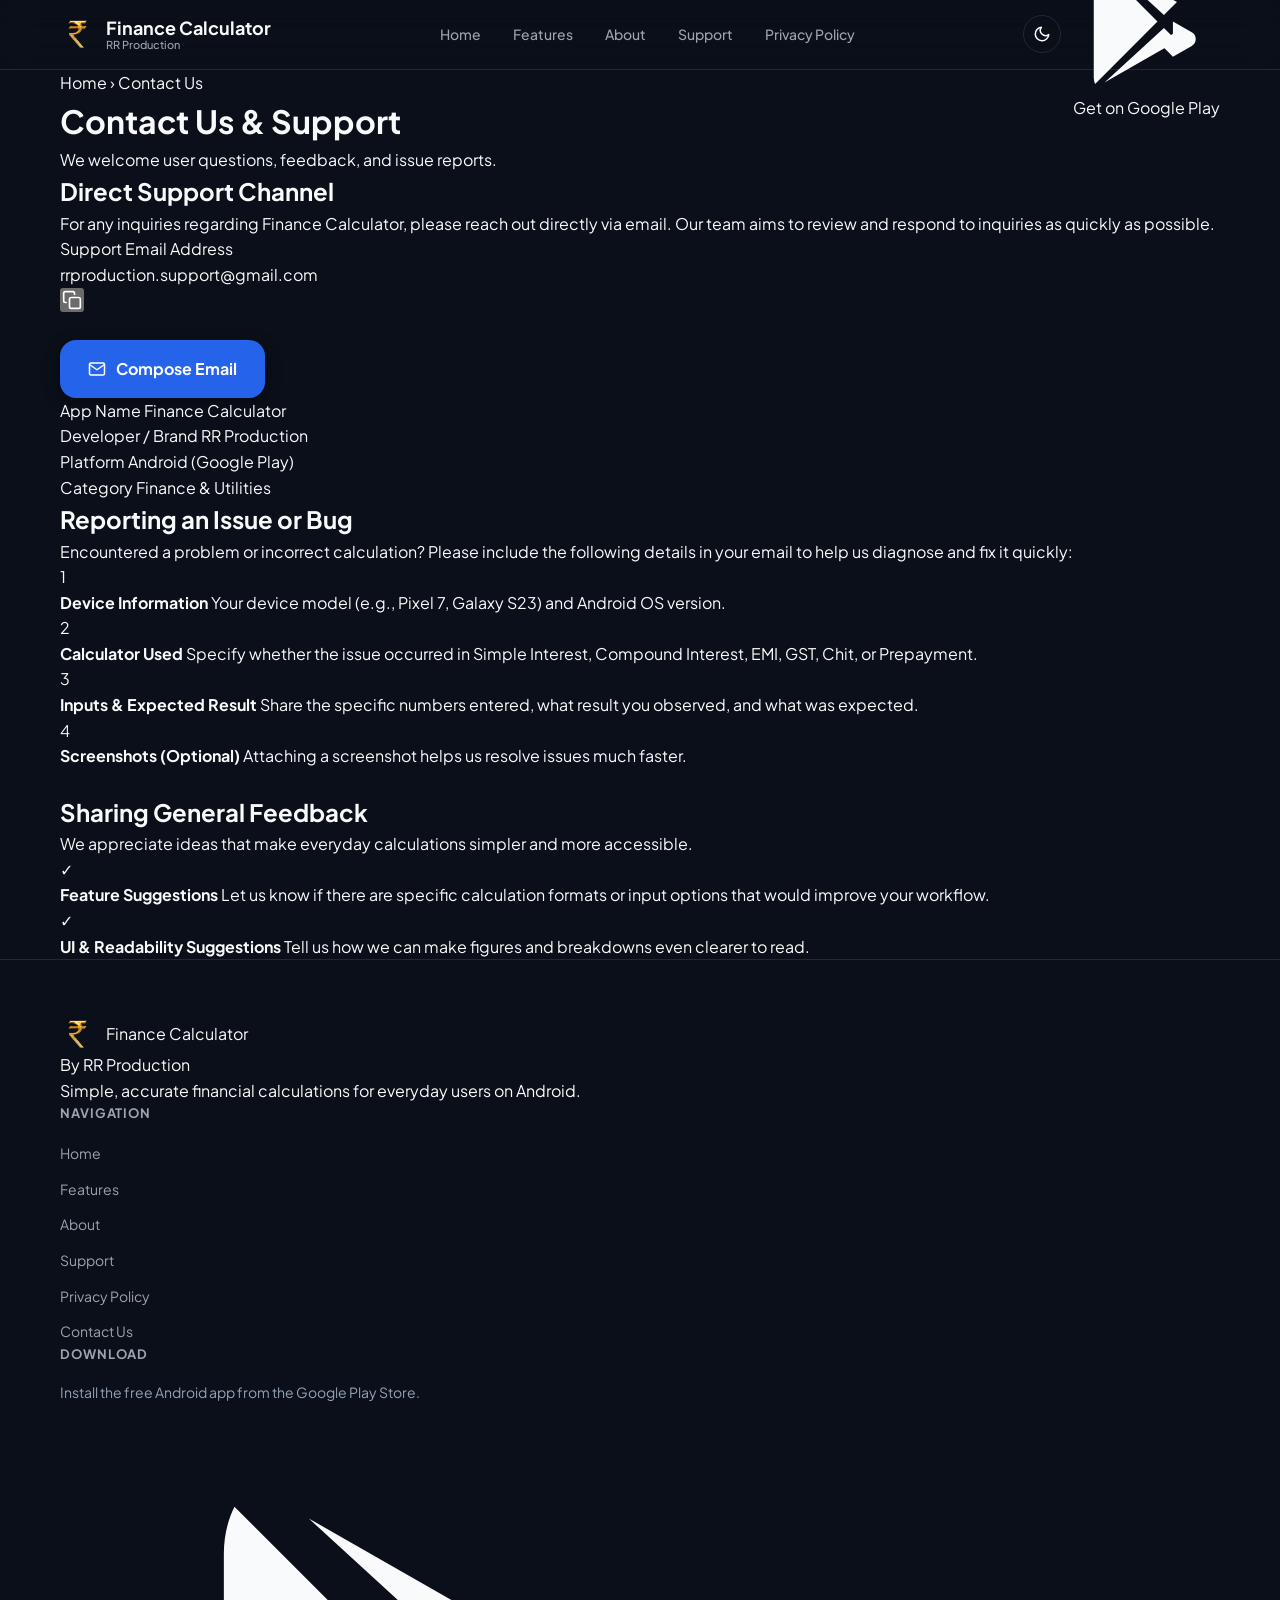
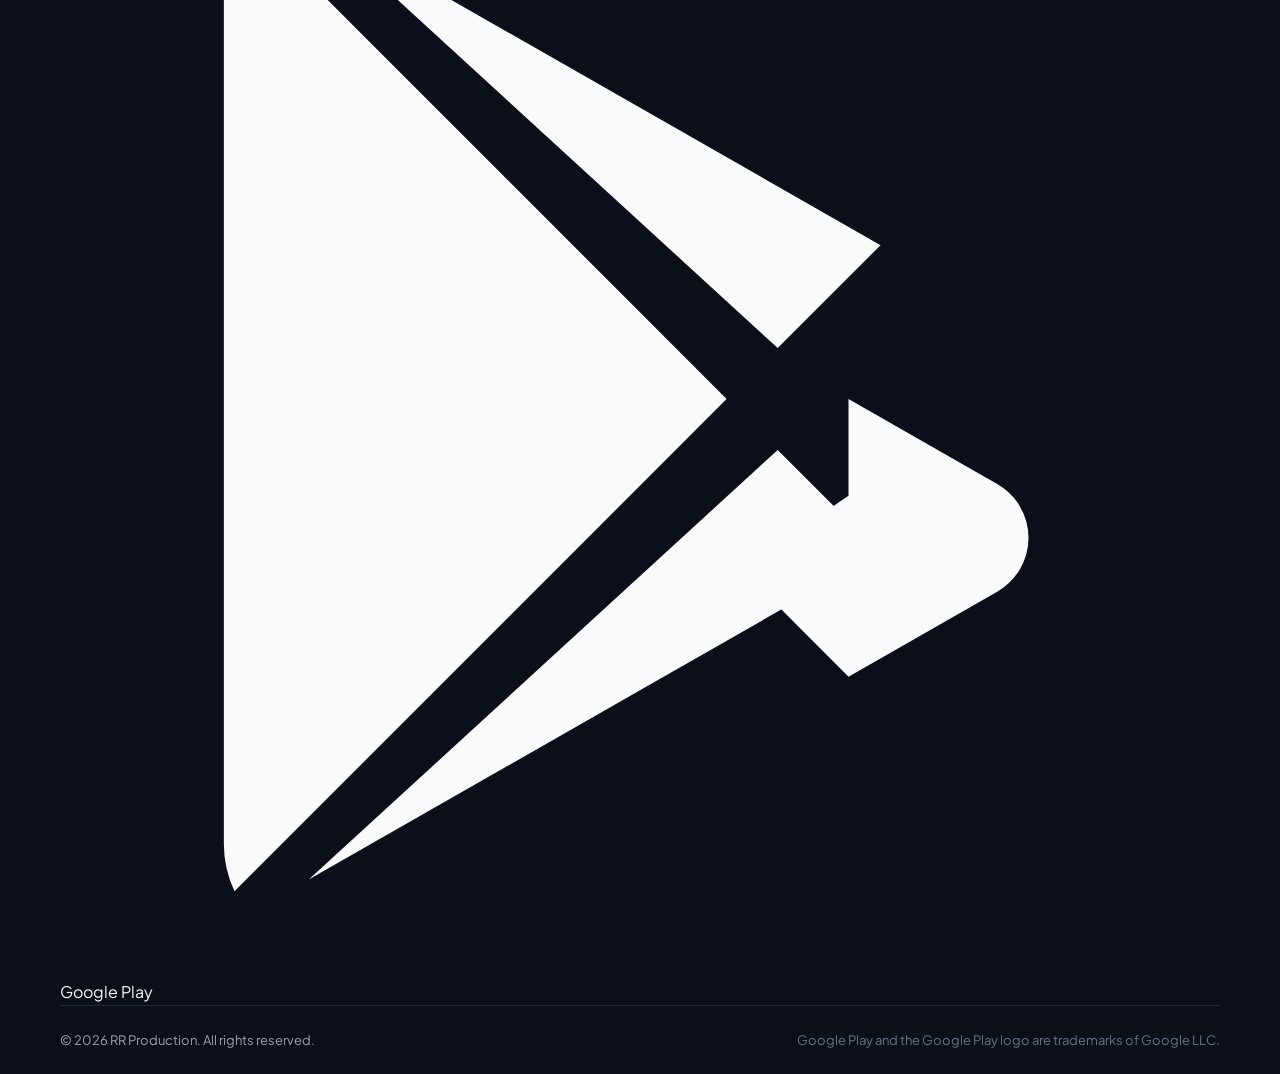
<file: contact/index.html>
<!DOCTYPE html>
<html lang="en">
<head>
  <meta charset="UTF-8">
  <meta name="viewport" content="width=device-width, initial-scale=1.0">
  
  <title>Contact Us & Support – Finance Calculator | RR Production</title>
  <meta name="title" content="Contact Us & Support – Finance Calculator | RR Production">
  <meta name="description" content="Contact RR Production for Finance Calculator support, bug reports, and feature feedback. We are here to help.">
  <meta name="robots" content="index, follow">
  <meta name="theme-color" content="#121214">

  <link rel="icon" type="image/png" href="../assets/logo.png">
  <link rel="apple-touch-icon" href="../assets/logo.png">
  <link rel="stylesheet" href="../css/style.css">

  <script>
    (function() {
      const saved = localStorage.getItem('theme');
      if (saved === 'light' || saved === 'dark') {
        document.documentElement.setAttribute('data-theme', saved);
      } else {
        document.documentElement.setAttribute('data-theme', 'dark');
      }
    })();
  </script>
</head>
<body>

  <!-- Sticky Navigation Bar -->
  <header class="navbar">
    <div class="container nav-container">
      <a href="../index.html" class="brand" aria-label="Finance Calculator by RR Production">
        <div class="brand-icon" title="Finance Calculator Logo">
          <img src="../assets/logo.png" alt="Finance Calculator Logo" width="36" height="36">
        </div>
        <div class="brand-text">
          <span class="brand-title">Finance Calculator</span>
          <span class="brand-subtitle">RR Production</span>
        </div>
      </a>

      <nav aria-label="Primary Navigation">
        <ul class="nav-menu">
          <li><a href="../index.html#home" class="nav-link">Home</a></li>
          <li><a href="../index.html#features" class="nav-link">Features</a></li>
          <li><a href="../index.html#about" class="nav-link">About</a></li>
          <li><a href="../index.html#support" class="nav-link">Support</a></li>
          <li><a href="../privacy-policy.html" class="nav-link">Privacy Policy</a></li>
        </ul>
      </nav>

      <div class="nav-actions">
        <!-- Light / Dark Mode Toggle Button -->
        <button type="button" class="theme-toggle-btn" aria-label="Toggle theme" title="Toggle theme">
          <svg class="icon-sun" viewBox="0 0 24 24" fill="none" stroke="currentColor" stroke-width="2" stroke-linecap="round" stroke-linejoin="round">
            <circle cx="12" cy="12" r="5"></circle>
            <line x1="12" y1="1" x2="12" y2="3"></line>
            <line x1="12" y1="21" x2="12" y2="23"></line>
            <line x1="4.22" y1="4.22" x2="5.64" y2="5.64"></line>
            <line x1="18.36" y1="18.36" x2="19.78" y2="19.78"></line>
            <line x1="1" y1="12" x2="3" y2="12"></line>
            <line x1="21" y1="12" x2="23" y2="12"></line>
            <line x1="4.22" y1="19.78" x2="5.64" y2="18.36"></line>
            <line x1="18.36" y1="5.64" x2="19.78" y2="4.22"></line>
          </svg>
          <svg class="icon-moon" viewBox="0 0 24 24" fill="none" stroke="currentColor" stroke-width="2" stroke-linecap="round" stroke-linejoin="round">
            <path d="M21 12.79A9 9 0 1 1 11.21 3 7 7 0 0 0 21 12.79z"></path>
          </svg>
        </button>

        <a href="https://play.google.com/store/apps/details?id=com.nikilravi.FINANCECalculator" class="btn btn-playstore" target="_blank" rel="noopener noreferrer">
          <svg class="btn-icon" viewBox="0 0 24 24" fill="currentColor">
            <path d="M3.609 1.814L13.792 12 3.61 22.186a2.31 2.31 0 0 1-.22-.984V2.798c0-.368.08-.71.22-.984zm11.24 11.24l2.128 2.128-11.83 6.76 9.702-8.888zm0-2.108L5.147 2.058l11.83 6.76-2.128 2.128zm1.465 1.054l3.076 1.758a1.282 1.282 0 0 1 0 2.228l-3.076 1.758-2.22-2.22 2.22-1.524z"/>
          </svg>
          <span>Get on Google Play</span>
        </a>

        <button id="hamburgerBtn" class="hamburger-btn" aria-label="Toggle navigation menu" aria-expanded="false" aria-controls="mobileNav">
          <svg class="hamburger-icon" viewBox="0 0 24 24" stroke="currentColor" stroke-width="2" fill="none">
            <line x1="4" y1="6" x2="20" y2="6"></line>
            <line x1="4" y1="12" x2="20" y2="12"></line>
            <line x1="4" y1="18" x2="20" y2="18"></line>
          </svg>
        </button>
      </div>
    </div>

    <div id="mobileNav" class="mobile-nav">
      <div style="display: flex; justify-content: space-between; align-items: center; padding-bottom: 12px; border-bottom: 1px solid var(--border-color);">
        <span style="font-size: 0.875rem; font-weight: 700; color: var(--text-main);">Theme Mode</span>
        <button type="button" class="theme-toggle-btn" aria-label="Toggle theme">
          <svg class="icon-sun" viewBox="0 0 24 24" fill="none" stroke="currentColor" stroke-width="2" stroke-linecap="round" stroke-linejoin="round">
            <circle cx="12" cy="12" r="5"></circle>
            <line x1="12" y1="1" x2="12" y2="3"></line>
            <line x1="12" y1="21" x2="12" y2="23"></line>
            <line x1="4.22" y1="4.22" x2="5.64" y2="5.64"></line>
            <line x1="18.36" y1="18.36" x2="19.78" y2="19.78"></line>
            <line x1="1" y1="12" x2="3" y2="12"></line>
            <line x1="21" y1="12" x2="23" y2="12"></line>
            <line x1="4.22" y1="19.78" x2="5.64" y2="18.36"></line>
            <line x1="18.36" y1="5.64" x2="19.78" y2="4.22"></line>
          </svg>
          <svg class="icon-moon" viewBox="0 0 24 24" fill="none" stroke="currentColor" stroke-width="2" stroke-linecap="round" stroke-linejoin="round">
            <path d="M21 12.79A9 9 0 1 1 11.21 3 7 7 0 0 0 21 12.79z"></path>
          </svg>
        </button>
      </div>
      <a href="../index.html#home" class="mobile-nav-link">Home</a>
      <a href="../index.html#features" class="mobile-nav-link">Features</a>
      <a href="../index.html#about" class="mobile-nav-link">About</a>
      <a href="../index.html#support" class="mobile-nav-link">Support</a>
      <a href="../privacy-policy.html" class="mobile-nav-link">Privacy Policy</a>
      <a href="index.html" class="mobile-nav-link active">Contact Us</a>
      <a href="https://play.google.com/store/apps/details?id=com.nikilravi.FINANCECalculator" class="btn btn-primary" target="_blank" rel="noopener noreferrer" style="margin-top: 8px;">
        Get it on Google Play
      </a>
    </div>
  </header>

  <main>
    <div class="page-header">
      <div class="container">
        <div class="breadcrumbs">
          <a href="../index.html">Home</a>
          <span>&rsaquo;</span>
          <span>Contact Us</span>
        </div>
        <h1 class="page-title">Contact Us & Support</h1>
        <p class="page-meta">We welcome user questions, feedback, and issue reports.</p>
      </div>
    </div>

    <div class="section">
      <div class="container">
        <div class="contact-grid">
          <!-- Left Column: Support Channel & App Info -->
          <div>
            <div class="contact-card">
              <h2>Direct Support Channel</h2>
              <p>
                For any inquiries regarding Finance Calculator, please reach out directly via email. Our team aims to review and respond to inquiries as quickly as possible.
              </p>

              <div class="support-email-box" style="margin-bottom: 24px; width: 100%; justify-content: space-between;">
                <div>
                  <div class="support-email-label">Support Email Address</div>
                  <div class="support-email-val">rrproduction.support@gmail.com</div>
                </div>
                <button type="button" class="btn-copy" data-email="rrproduction.support@gmail.com" title="Copy Email Address" aria-label="Copy support email address">
                  <svg width="20" height="20" viewBox="0 0 24 24" fill="none" stroke="currentColor" stroke-width="2" stroke-linecap="round" stroke-linejoin="round">
                    <rect x="9" y="9" width="13" height="13" rx="2" ry="2"></rect>
                    <path d="M5 15H4a2 2 0 0 1-2-2V4a2 2 0 0 1 2-2h9a2 2 0 0 1 2 2v1"></path>
                  </svg>
                </button>
              </div>

              <div style="display: flex; gap: 12px; flex-wrap: wrap;">
                <a href="mailto:rrproduction.support@gmail.com?subject=Finance%20Calculator%20Inquiry" class="btn btn-primary">
                  <svg class="btn-icon" viewBox="0 0 24 24" fill="none" stroke="currentColor" stroke-width="2" stroke-linecap="round" stroke-linejoin="round">
                    <path d="M4 4h16c1.1 0 2 .9 2 2v12c0 1.1-.9 2-2 2H4c-1.1 0-2-.9-2-2V6c0-1.1.9-2 2-2z"></path>
                    <polyline points="22,6 12,13 2,6"></polyline>
                  </svg>
                  <span>Compose Email</span>
                </a>
              </div>

              <!-- Application Details Box -->
              <div class="app-meta-box">
                <div class="meta-row">
                  <span class="meta-lbl">App Name</span>
                  <span class="meta-val">Finance Calculator</span>
                </div>
                <div class="meta-row">
                  <span class="meta-lbl">Developer / Brand</span>
                  <span class="meta-val">RR Production</span>
                </div>
                <div class="meta-row">
                  <span class="meta-lbl">Platform</span>
                  <span class="meta-val">Android (Google Play)</span>
                </div>
                <div class="meta-row">
                  <span class="meta-lbl">Category</span>
                  <span class="meta-val">Finance & Utilities</span>
                </div>
              </div>
            </div>
          </div>

          <!-- Right Column: Instructions -->
          <div style="display: flex; flex-direction: column; gap: 24px;">
            <!-- Bug Reporting Instructions -->
            <div class="contact-card">
              <h2>Reporting an Issue or Bug</h2>
              <p>
                Encountered a problem or incorrect calculation? Please include the following details in your email to help us diagnose and fix it quickly:
              </p>
              <ul class="instruction-list">
                <li class="instruction-item">
                  <div class="instruction-num">1</div>
                  <div class="instruction-content">
                    <strong>Device Information</strong>
                    <span>Your device model (e.g., Pixel 7, Galaxy S23) and Android OS version.</span>
                  </div>
                </li>
                <li class="instruction-item">
                  <div class="instruction-num">2</div>
                  <div class="instruction-content">
                    <strong>Calculator Used</strong>
                    <span>Specify whether the issue occurred in Simple Interest, Compound Interest, EMI, GST, Chit, or Prepayment.</span>
                  </div>
                </li>
                <li class="instruction-item">
                  <div class="instruction-num">3</div>
                  <div class="instruction-content">
                    <strong>Inputs & Expected Result</strong>
                    <span>Share the specific numbers entered, what result you observed, and what was expected.</span>
                  </div>
                </li>
                <li class="instruction-item">
                  <div class="instruction-num">4</div>
                  <div class="instruction-content">
                    <strong>Screenshots (Optional)</strong>
                    <span>Attaching a screenshot helps us resolve issues much faster.</span>
                  </div>
                </li>
              </ul>
            </div>

            <!-- Feedback Instructions -->
            <div class="contact-card">
              <h2>Sharing General Feedback</h2>
              <p>
                We appreciate ideas that make everyday calculations simpler and more accessible.
              </p>
              <ul class="instruction-list">
                <li class="instruction-item">
                  <div class="instruction-num">&#10003;</div>
                  <div class="instruction-content">
                    <strong>Feature Suggestions</strong>
                    <span>Let us know if there are specific calculation formats or input options that would improve your workflow.</span>
                  </div>
                </li>
                <li class="instruction-item">
                  <div class="instruction-num">&#10003;</div>
                  <div class="instruction-content">
                    <strong>UI & Readability Suggestions</strong>
                    <span>Tell us how we can make figures and breakdowns even clearer to read.</span>
                  </div>
                </li>
              </ul>
            </div>
          </div>
        </div>
      </div>
    </div>
  </main>

  <footer class="footer">
    <div class="container">
      <div class="footer-top">
        <div class="footer-brand">
          <div style="display: flex; align-items: center; gap: 10px;">
            <img src="../assets/logo.png" alt="₹" class="footer-logo" width="26" height="26">
            <span class="footer-brand-title">Finance Calculator</span>
          </div>
          <span class="footer-brand-by">By RR Production</span>
          <p class="footer-brand-desc">
            Simple, accurate financial calculations for everyday users on Android.
          </p>
        </div>

        <div>
          <h4 class="footer-col-title">Navigation</h4>
          <ul class="footer-links">
            <li><a href="../index.html#home">Home</a></li>
            <li><a href="../index.html#features">Features</a></li>
            <li><a href="../index.html#about">About</a></li>
            <li><a href="../index.html#support">Support</a></li>
            <li><a href="../privacy-policy.html">Privacy Policy</a></li>
            <li><a href="index.html">Contact Us</a></li>
          </ul>
        </div>

        <div>
          <h4 class="footer-col-title">Download</h4>
          <p style="font-size: 0.875rem; margin-bottom: 16px; color: #94A3B8;">
            Install the free Android app from the Google Play Store.
          </p>
          <a href="https://play.google.com/store/apps/details?id=com.nikilravi.FINANCECalculator" class="btn btn-playstore" target="_blank" rel="noopener noreferrer">
            <svg class="btn-icon" viewBox="0 0 24 24" fill="currentColor">
              <path d="M3.609 1.814L13.792 12 3.61 22.186a2.31 2.31 0 0 1-.22-.984V2.798c0-.368.08-.71.22-.984zm11.24 11.24l2.128 2.128-11.83 6.76 9.702-8.888zm0-2.108L5.147 2.058l11.83 6.76-2.128 2.128zm1.465 1.054l3.076 1.758a1.282 1.282 0 0 1 0 2.228l-3.076 1.758-2.22-2.22 2.22-1.524z"/>
            </svg>
            <span>Google Play</span>
          </a>
        </div>
      </div>

      <div class="footer-bottom">
        <p class="footer-copy">&copy; 2026 RR Production. All rights reserved.</p>
        <p style="color: #64748B; font-size: 0.8125rem;">
          Google Play and the Google Play logo are trademarks of Google LLC.
        </p>
      </div>
    </div>
  </footer>

  <script src="../js/main.js"></script>
</body>
</html>
</file>
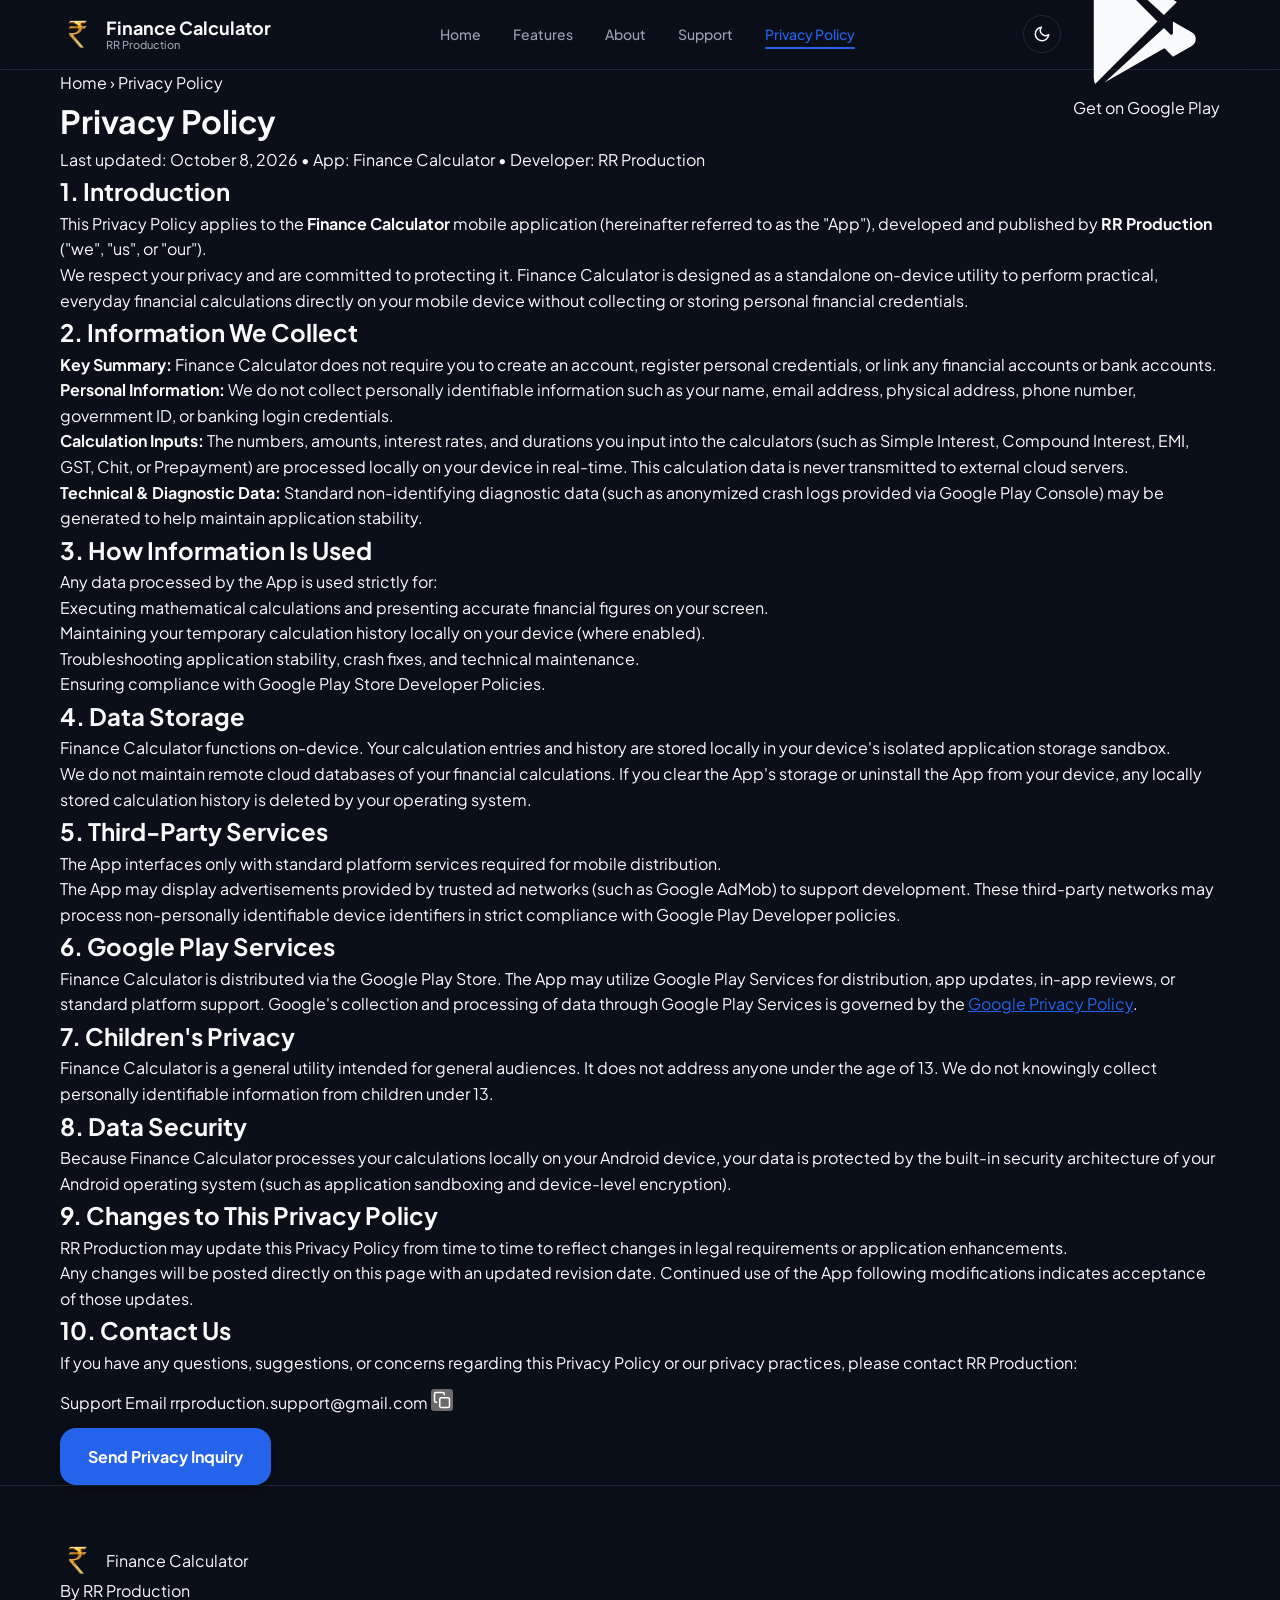
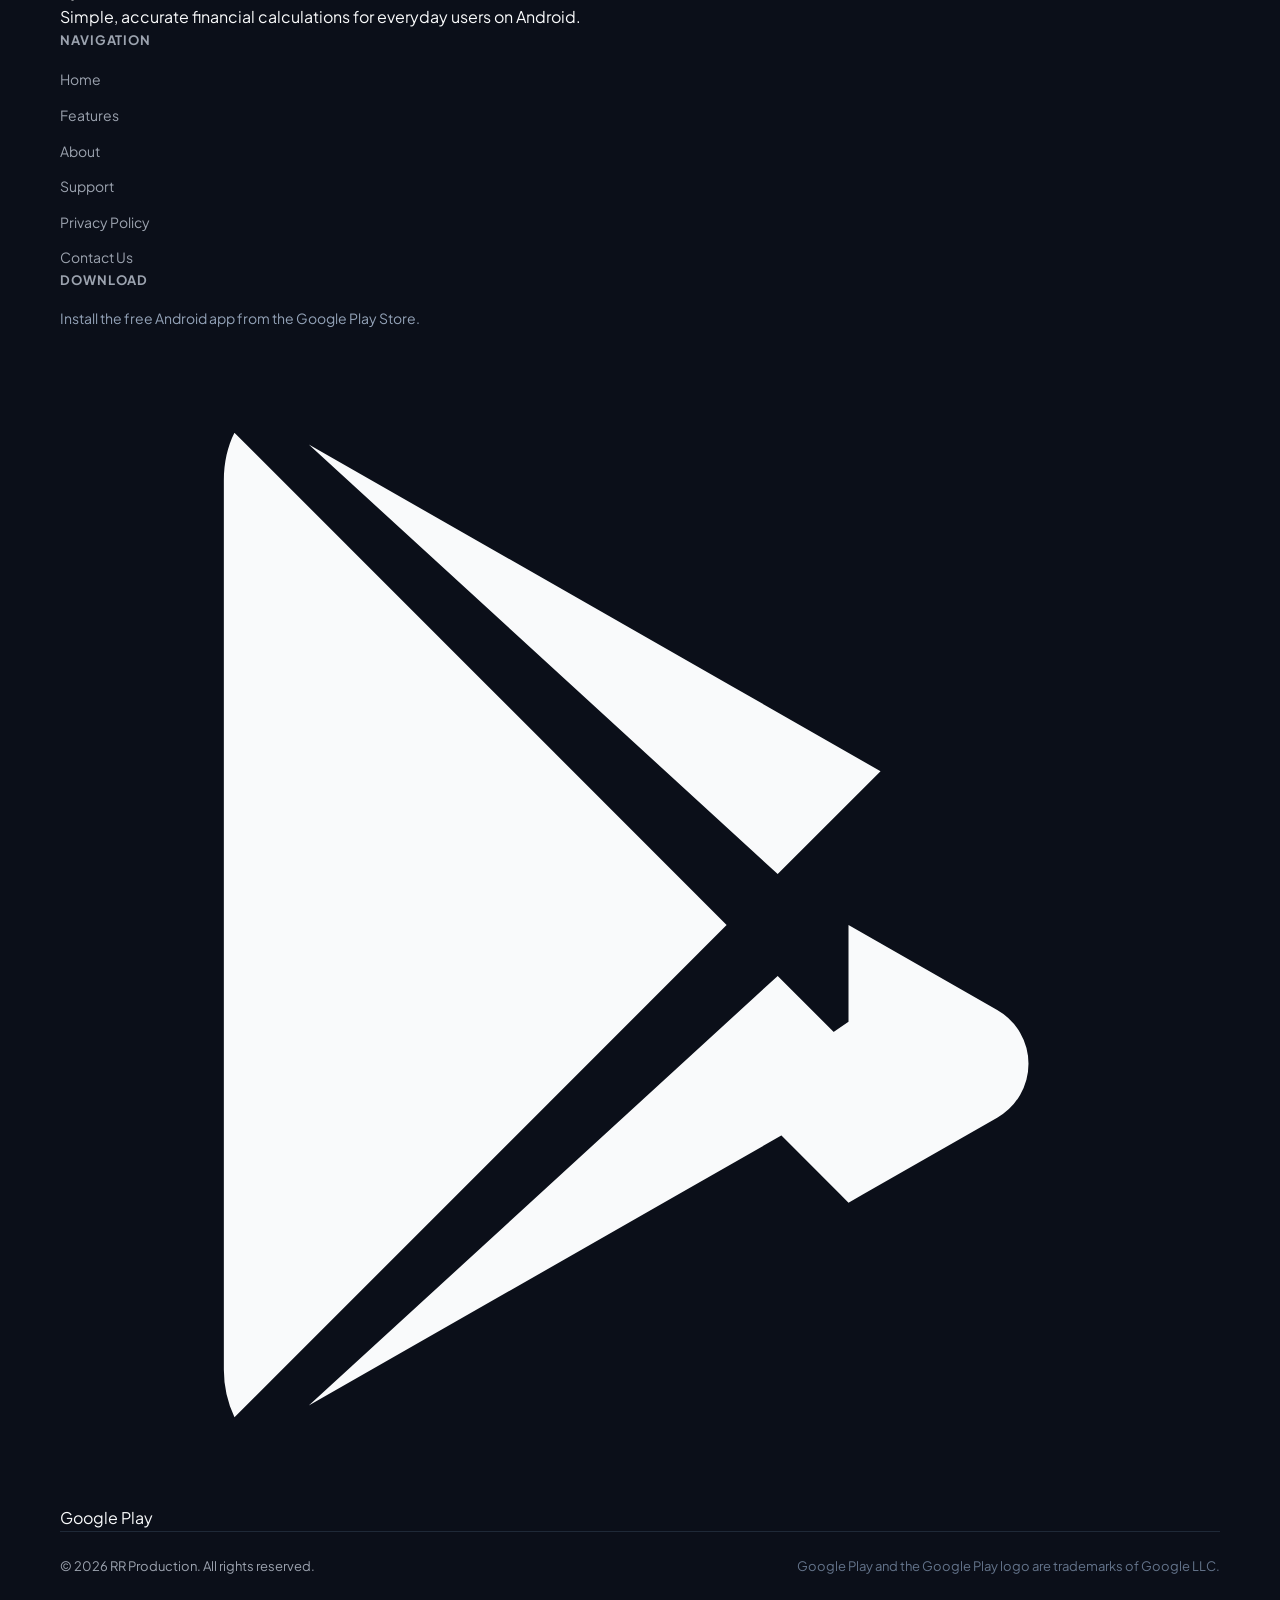
<file: privacy-policy/index.html>
<!DOCTYPE html>
<html lang="en">
<head>
  <meta charset="UTF-8">
  <meta name="viewport" content="width=device-width, initial-scale=1.0">
  
  <title>Privacy Policy – Finance Calculator | RR Production</title>
  <meta name="title" content="Privacy Policy – Finance Calculator | RR Production">
  <meta name="description" content="Privacy Policy for Finance Calculator mobile app by RR Production. Learn about our commitment to privacy and data security.">
  <meta name="robots" content="index, follow">
  <meta name="theme-color" content="#121214">

  <link rel="icon" type="image/png" href="../assets/logo.png">
  <link rel="apple-touch-icon" href="../assets/logo.png">
  <link rel="stylesheet" href="../css/style.css">

  <script>
    (function() {
      const saved = localStorage.getItem('theme');
      if (saved === 'light' || saved === 'dark') {
        document.documentElement.setAttribute('data-theme', saved);
      } else {
        document.documentElement.setAttribute('data-theme', 'dark');
      }
    })();
  </script>
</head>
<body>

  <!-- Navigation Bar -->
  <header class="navbar">
    <div class="container nav-container">
      <a href="../index.html" class="brand" aria-label="Finance Calculator by RR Production">
        <div class="brand-icon" title="Finance Calculator Logo">
          <img src="../assets/logo.png" alt="Finance Calculator Logo" width="36" height="36">
        </div>
        <div class="brand-text">
          <span class="brand-title">Finance Calculator</span>
          <span class="brand-subtitle">RR Production</span>
        </div>
      </a>

      <nav aria-label="Primary Navigation">
        <ul class="nav-menu">
          <li><a href="../index.html#home" class="nav-link">Home</a></li>
          <li><a href="../index.html#features" class="nav-link">Features</a></li>
          <li><a href="../index.html#about" class="nav-link">About</a></li>
          <li><a href="../index.html#support" class="nav-link">Support</a></li>
          <li><a href="index.html" class="nav-link active">Privacy Policy</a></li>
        </ul>
      </nav>

      <div class="nav-actions">
        <!-- Light / Dark Mode Toggle Button -->
        <button type="button" class="theme-toggle-btn" aria-label="Toggle theme" title="Toggle theme">
          <svg class="icon-sun" viewBox="0 0 24 24" fill="none" stroke="currentColor" stroke-width="2" stroke-linecap="round" stroke-linejoin="round">
            <circle cx="12" cy="12" r="5"></circle>
            <line x1="12" y1="1" x2="12" y2="3"></line>
            <line x1="12" y1="21" x2="12" y2="23"></line>
            <line x1="4.22" y1="4.22" x2="5.64" y2="5.64"></line>
            <line x1="18.36" y1="18.36" x2="19.78" y2="19.78"></line>
            <line x1="1" y1="12" x2="3" y2="12"></line>
            <line x1="21" y1="12" x2="23" y2="12"></line>
            <line x1="4.22" y1="19.78" x2="5.64" y2="18.36"></line>
            <line x1="18.36" y1="5.64" x2="19.78" y2="4.22"></line>
          </svg>
          <svg class="icon-moon" viewBox="0 0 24 24" fill="none" stroke="currentColor" stroke-width="2" stroke-linecap="round" stroke-linejoin="round">
            <path d="M21 12.79A9 9 0 1 1 11.21 3 7 7 0 0 0 21 12.79z"></path>
          </svg>
        </button>

        <a href="[GOOGLE_PLAY_STORE_LINK]" class="btn btn-playstore" target="_blank" rel="noopener noreferrer">
          <svg class="btn-icon" viewBox="0 0 24 24" fill="currentColor">
            <path d="M3.609 1.814L13.792 12 3.61 22.186a2.31 2.31 0 0 1-.22-.984V2.798c0-.368.08-.71.22-.984zm11.24 11.24l2.128 2.128-11.83 6.76 9.702-8.888zm0-2.108L5.147 2.058l11.83 6.76-2.128 2.128zm1.465 1.054l3.076 1.758a1.282 1.282 0 0 1 0 2.228l-3.076 1.758-2.22-2.22 2.22-1.524z"/>
          </svg>
          <span>Get on Google Play</span>
        </a>

        <button id="hamburgerBtn" class="hamburger-btn" aria-label="Toggle navigation menu" aria-expanded="false" aria-controls="mobileNav">
          <svg class="hamburger-icon" viewBox="0 0 24 24" stroke="currentColor" stroke-width="2" fill="none">
            <line x1="4" y1="6" x2="20" y2="6"></line>
            <line x1="4" y1="12" x2="20" y2="12"></line>
            <line x1="4" y1="18" x2="20" y2="18"></line>
          </svg>
        </button>
      </div>
    </div>

    <div id="mobileNav" class="mobile-nav">
      <div style="display: flex; justify-content: space-between; align-items: center; padding-bottom: 12px; border-bottom: 1px solid var(--border-color);">
        <span style="font-size: 0.875rem; font-weight: 700; color: var(--text-main);">Theme Mode</span>
        <button type="button" class="theme-toggle-btn" aria-label="Toggle theme">
          <svg class="icon-sun" viewBox="0 0 24 24" fill="none" stroke="currentColor" stroke-width="2" stroke-linecap="round" stroke-linejoin="round">
            <circle cx="12" cy="12" r="5"></circle>
            <line x1="12" y1="1" x2="12" y2="3"></line>
            <line x1="12" y1="21" x2="12" y2="23"></line>
            <line x1="4.22" y1="4.22" x2="5.64" y2="5.64"></line>
            <line x1="18.36" y1="18.36" x2="19.78" y2="19.78"></line>
            <line x1="1" y1="12" x2="3" y2="12"></line>
            <line x1="21" y1="12" x2="23" y2="12"></line>
            <line x1="4.22" y1="19.78" x2="5.64" y2="18.36"></line>
            <line x1="18.36" y1="5.64" x2="19.78" y2="4.22"></line>
          </svg>
          <svg class="icon-moon" viewBox="0 0 24 24" fill="none" stroke="currentColor" stroke-width="2" stroke-linecap="round" stroke-linejoin="round">
            <path d="M21 12.79A9 9 0 1 1 11.21 3 7 7 0 0 0 21 12.79z"></path>
          </svg>
        </button>
      </div>
      <a href="../index.html#home" class="mobile-nav-link">Home</a>
      <a href="../index.html#features" class="mobile-nav-link">Features</a>
      <a href="../index.html#about" class="mobile-nav-link">About</a>
      <a href="../index.html#support" class="mobile-nav-link">Support</a>
      <a href="index.html" class="mobile-nav-link active">Privacy Policy</a>
      <a href="../contact.html" class="mobile-nav-link">Contact Us</a>
      <a href="https://play.google.com/store/apps/details?id=com.nikilravi.FINANCECalculator" class="btn btn-primary" target="_blank" rel="noopener noreferrer" style="margin-top: 8px;">
        Get it on Google Play
      </a>
    </div>
  </header>

  <main>
    <div class="page-header">
      <div class="container">
        <div class="breadcrumbs">
          <a href="../index.html">Home</a>
          <span>&rsaquo;</span>
          <span>Privacy Policy</span>
        </div>
        <h1 class="page-title">Privacy Policy</h1>
        <p class="page-meta">Last updated: October 8, 2026 &bull; App: Finance Calculator &bull; Developer: RR Production</p>
      </div>
    </div>

    <div class="legal-container">
      <div class="container">
        <article class="legal-card">
          <section class="legal-section">
            <h2>1. Introduction</h2>
            <p>
              This Privacy Policy applies to the <strong>Finance Calculator</strong> mobile application (hereinafter referred to as the "App"), developed and published by <strong>RR Production</strong> ("we", "us", or "our").
            </p>
            <p>
              We respect your privacy and are committed to protecting it. Finance Calculator is designed as a standalone on-device utility to perform practical, everyday financial calculations directly on your mobile device without collecting or storing personal financial credentials.
            </p>
          </section>

          <section class="legal-section">
            <h2>2. Information We Collect</h2>
            <div class="legal-note">
              <p><strong>Key Summary:</strong> Finance Calculator does not require you to create an account, register personal credentials, or link any financial accounts or bank accounts.</p>
            </div>
            <p>
              <strong>Personal Information:</strong> We do not collect personally identifiable information such as your name, email address, physical address, phone number, government ID, or banking login credentials.
            </p>
            <p>
              <strong>Calculation Inputs:</strong> The numbers, amounts, interest rates, and durations you input into the calculators (such as Simple Interest, Compound Interest, EMI, GST, Chit, or Prepayment) are processed locally on your device in real-time. This calculation data is never transmitted to external cloud servers.
            </p>
            <p>
              <strong>Technical & Diagnostic Data:</strong> Standard non-identifying diagnostic data (such as anonymized crash logs provided via Google Play Console) may be generated to help maintain application stability.
            </p>
          </section>

          <section class="legal-section">
            <h2>3. How Information Is Used</h2>
            <p>Any data processed by the App is used strictly for:</p>
            <ul>
              <li>Executing mathematical calculations and presenting accurate financial figures on your screen.</li>
              <li>Maintaining your temporary calculation history locally on your device (where enabled).</li>
              <li>Troubleshooting application stability, crash fixes, and technical maintenance.</li>
              <li>Ensuring compliance with Google Play Store Developer Policies.</li>
            </ul>
          </section>

          <section class="legal-section">
            <h2>4. Data Storage</h2>
            <p>
              Finance Calculator functions on-device. Your calculation entries and history are stored locally in your device's isolated application storage sandbox.
            </p>
            <p>
              We do not maintain remote cloud databases of your financial calculations. If you clear the App's storage or uninstall the App from your device, any locally stored calculation history is deleted by your operating system.
            </p>
          </section>

          <section class="legal-section">
            <h2>5. Third-Party Services</h2>
            <p>
              The App interfaces only with standard platform services required for mobile distribution.
            </p>
            <p>
              The App may display advertisements provided by trusted ad networks (such as Google AdMob) to support development. These third-party networks may process non-personally identifiable device identifiers in strict compliance with Google Play Developer policies.
            </p>
          </section>

          <section class="legal-section">
            <h2>6. Google Play Services</h2>
            <p>
              Finance Calculator is distributed via the Google Play Store. The App may utilize Google Play Services for distribution, app updates, in-app reviews, or standard platform support. Google's collection and processing of data through Google Play Services is governed by the 
              <a href="https://policies.google.com/privacy" target="_blank" rel="noopener noreferrer" style="color: var(--primary); text-decoration: underline;">Google Privacy Policy</a>.
            </p>
          </section>

          <section class="legal-section">
            <h2>7. Children's Privacy</h2>
            <p>
              Finance Calculator is a general utility intended for general audiences. It does not address anyone under the age of 13. We do not knowingly collect personally identifiable information from children under 13.
            </p>
          </section>

          <section class="legal-section">
            <h2>8. Data Security</h2>
            <p>
              Because Finance Calculator processes your calculations locally on your Android device, your data is protected by the built-in security architecture of your Android operating system (such as application sandboxing and device-level encryption).
            </p>
          </section>

          <section class="legal-section">
            <h2>9. Changes to This Privacy Policy</h2>
            <p>
              RR Production may update this Privacy Policy from time to time to reflect changes in legal requirements or application enhancements.
            </p>
            <p>
              Any changes will be posted directly on this page with an updated revision date. Continued use of the App following modifications indicates acceptance of those updates.
            </p>
          </section>

          <section class="legal-section">
            <h2>10. Contact Us</h2>
            <p>
              If you have any questions, suggestions, or concerns regarding this Privacy Policy or our privacy practices, please contact RR Production:
            </p>
            <div class="support-email-box" style="margin-top: 14px;">
              <span class="support-email-label">Support Email</span>
              <span class="support-email-val">rrproduction.support@gmail.com</span>
              <button type="button" class="btn-copy" data-email="rrproduction.support@gmail.com" title="Copy Email Address" aria-label="Copy support email address">
                <svg width="18" height="18" viewBox="0 0 24 24" fill="none" stroke="currentColor" stroke-width="2" stroke-linecap="round" stroke-linejoin="round">
                  <rect x="9" y="9" width="13" height="13" rx="2" ry="2"></rect>
                  <path d="M5 15H4a2 2 0 0 1-2-2V4a2 2 0 0 1 2-2h9a2 2 0 0 1 2 2v1"></path>
                </svg>
              </button>
            </div>
            <div style="margin-top: 12px;">
              <a href="mailto:rrproduction.support@gmail.com?subject=Finance%20Calculator%20Privacy%20Inquiry" class="btn btn-primary">
                Send Privacy Inquiry
              </a>
            </div>
          </section>
        </article>
      </div>
    </div>
  </main>

  <footer class="footer">
    <div class="container">
      <div class="footer-top">
        <div class="footer-brand">
          <div style="display: flex; align-items: center; gap: 10px;">
            <img src="../assets/logo.png" alt="₹" class="footer-logo" width="26" height="26">
            <span class="footer-brand-title">Finance Calculator</span>
          </div>
          <span class="footer-brand-by">By RR Production</span>
          <p class="footer-brand-desc">
            Simple, accurate financial calculations for everyday users on Android.
          </p>
        </div>

        <div>
          <h4 class="footer-col-title">Navigation</h4>
          <ul class="footer-links">
            <li><a href="../index.html#home">Home</a></li>
            <li><a href="../index.html#features">Features</a></li>
            <li><a href="../index.html#about">About</a></li>
            <li><a href="../index.html#support">Support</a></li>
            <li><a href="index.html">Privacy Policy</a></li>
            <li><a href="../contact.html">Contact Us</a></li>
          </ul>
        </div>

        <div>
          <h4 class="footer-col-title">Download</h4>
          <p style="font-size: 0.875rem; margin-bottom: 16px; color: #94A3B8;">
            Install the free Android app from the Google Play Store.
          </p>
          <a href="https://play.google.com/store/apps/details?id=com.nikilravi.FINANCECalculator" class="btn btn-playstore" target="_blank" rel="noopener noreferrer">
            <svg class="btn-icon" viewBox="0 0 24 24" fill="currentColor">
              <path d="M3.609 1.814L13.792 12 3.61 22.186a2.31 2.31 0 0 1-.22-.984V2.798c0-.368.08-.71.22-.984zm11.24 11.24l2.128 2.128-11.83 6.76 9.702-8.888zm0-2.108L5.147 2.058l11.83 6.76-2.128 2.128zm1.465 1.054l3.076 1.758a1.282 1.282 0 0 1 0 2.228l-3.076 1.758-2.22-2.22 2.22-1.524z"/>
            </svg>
            <span>Google Play</span>
          </a>
        </div>
      </div>

      <div class="footer-bottom">
        <p class="footer-copy">&copy; 2026 RR Production. All rights reserved.</p>
        <p style="color: #64748B; font-size: 0.8125rem;">
          Google Play and the Google Play logo are trademarks of Google LLC.
        </p>
      </div>
    </div>
  </footer>

  <script src="../js/main.js"></script>
</body>
</html>
</file>
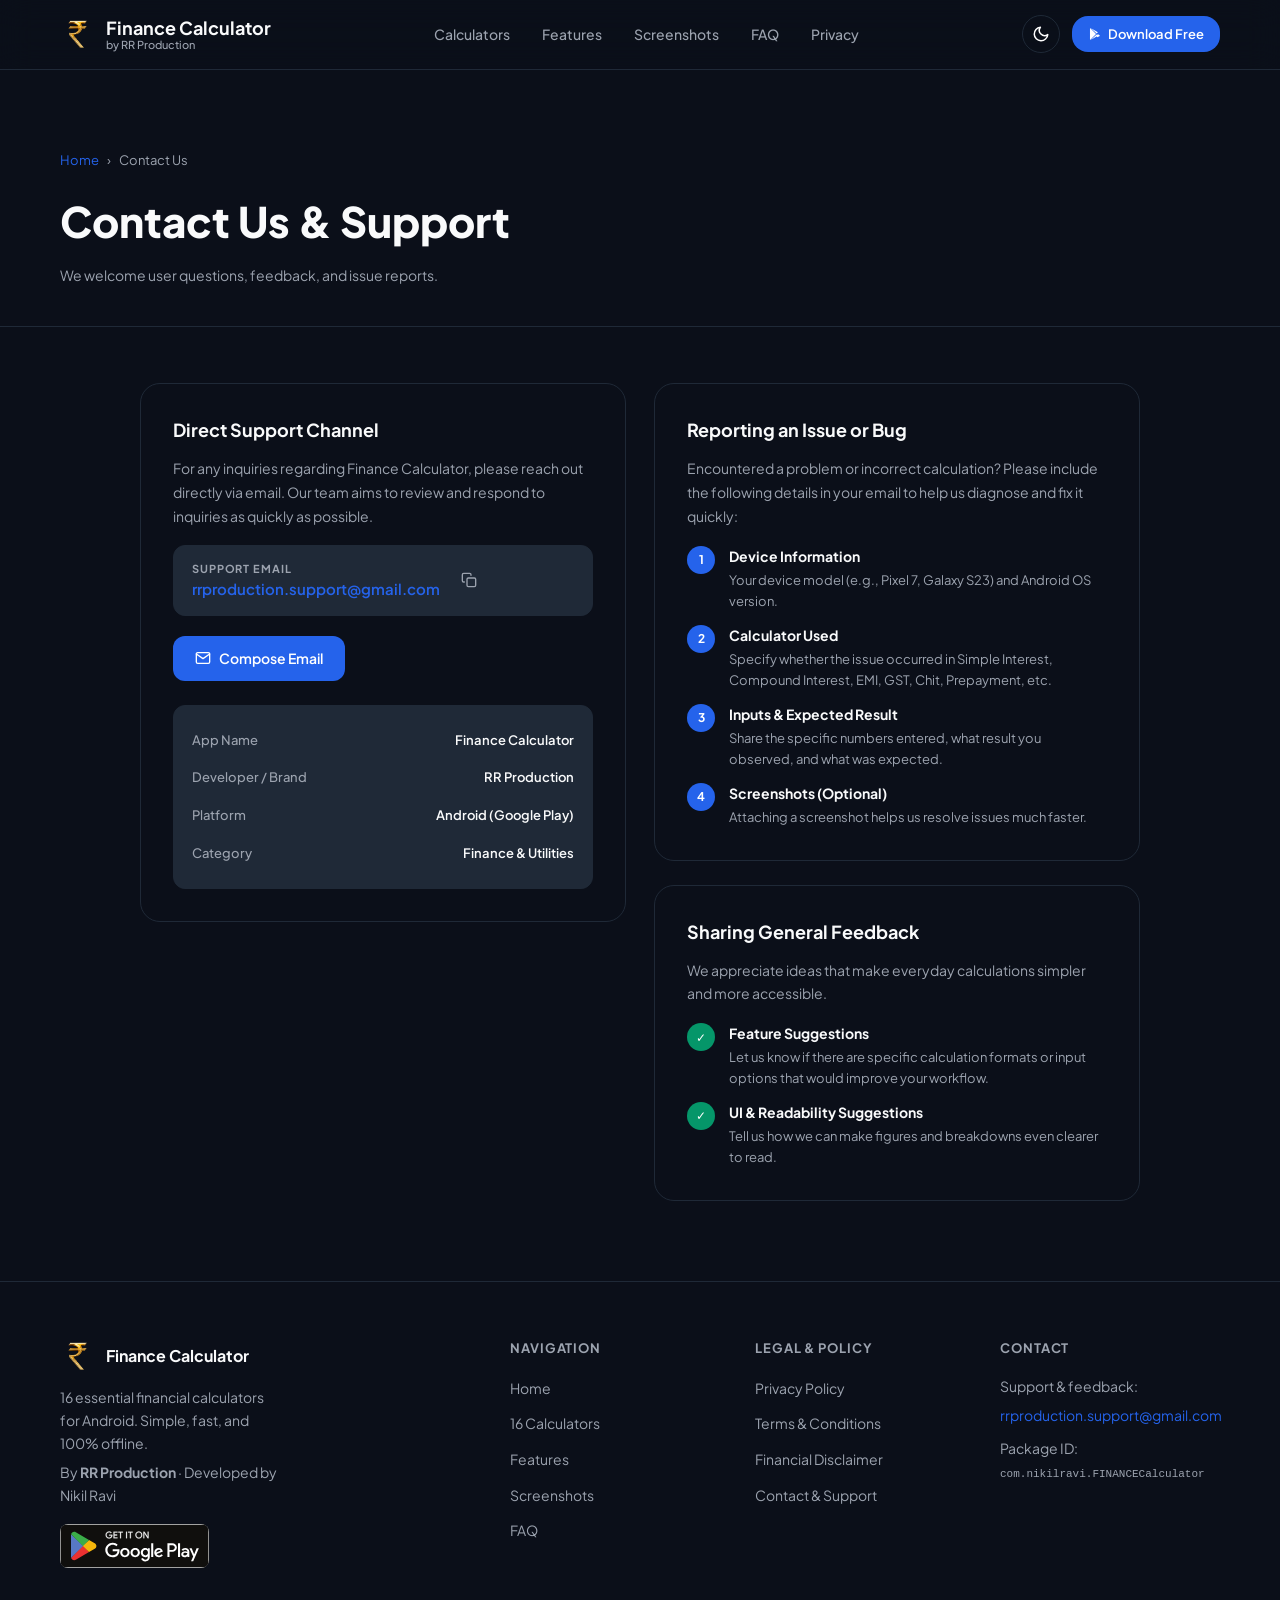
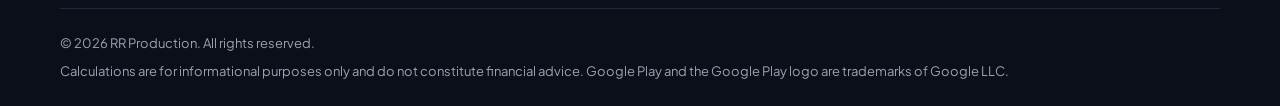
<file: contact.html>
<!DOCTYPE html>
<html lang="en">
<head>
  <meta charset="UTF-8">
  <meta name="viewport" content="width=device-width, initial-scale=1.0">

  <title>Contact Us &amp; Support – Finance Calculator | RR Production</title>
  <meta name="title" content="Contact Us &amp; Support – Finance Calculator | RR Production">
  <meta name="description" content="Contact RR Production for Finance Calculator support, bug reports, and feature feedback. We are here to help.">
  <meta name="robots" content="index, follow">
  <meta name="theme-color" content="#0B0F19">

  <link rel="icon" type="image/png" href="assets/logo.png">
  <link rel="apple-touch-icon" href="assets/logo.png">

  <!-- Google Fonts -->
  <link rel="preconnect" href="https://fonts.googleapis.com">
  <link rel="preconnect" href="https://fonts.gstatic.com" crossorigin>
  <link href="https://fonts.googleapis.com/css2?family=Plus+Jakarta+Sans:wght@400;500;600;700;800&display=swap" rel="stylesheet">

  <!-- Stylesheets -->
  <link rel="stylesheet" href="css/style.css">
  <link rel="stylesheet" href="css/screenshot-showcase.css">

  <!-- Prevent FOUC -->
  <script>
    (function() {
      const s = localStorage.getItem('theme');
      document.documentElement.setAttribute('data-theme', (s === 'light' || s === 'dark') ? s : 'dark');
    })();
  </script>
</head>
<body>

<!-- =====================================================================
     STICKY NAVIGATION BAR
     ===================================================================== -->
<header class="navbar" role="banner">
  <div class="nav-container container">

    <!-- Brand -->
    <a href="index.html" class="brand" aria-label="Finance Calculator by RR Production">
      <img src="assets/logo.png" alt="Finance Calculator Logo" class="brand-logo" width="36" height="36">
      <div class="brand-text">
        <span class="brand-title">Finance Calculator</span>
        <span class="brand-subtitle">by RR Production</span>
      </div>
    </a>

    <!-- Desktop Nav -->
    <nav aria-label="Primary Navigation">
      <ul class="nav-menu">
        <li><a href="index.html#calculators" class="nav-link">Calculators</a></li>
        <li><a href="index.html#features"    class="nav-link">Features</a></li>
        <li><a href="index.html#showcase"    class="nav-link">Screenshots</a></li>
        <li><a href="index.html#faq"         class="nav-link">FAQ</a></li>
        <li><a href="privacy-policy.html"    class="nav-link">Privacy</a></li>
      </ul>
    </nav>

    <!-- Actions -->
    <div class="nav-actions">
      <button type="button" class="theme-toggle-btn" aria-label="Toggle theme" title="Toggle theme">
        <svg class="icon-sun" width="18" height="18" viewBox="0 0 24 24" fill="none" stroke="currentColor" stroke-width="2" stroke-linecap="round" stroke-linejoin="round" aria-hidden="true">
          <circle cx="12" cy="12" r="5"></circle>
          <line x1="12" y1="1" x2="12" y2="3"></line><line x1="12" y1="21" x2="12" y2="23"></line>
          <line x1="4.22" y1="4.22" x2="5.64" y2="5.64"></line><line x1="18.36" y1="18.36" x2="19.78" y2="19.78"></line>
          <line x1="1" y1="12" x2="3" y2="12"></line><line x1="21" y1="12" x2="23" y2="12"></line>
          <line x1="4.22" y1="19.78" x2="5.64" y2="18.36"></line><line x1="18.36" y1="5.64" x2="19.78" y2="4.22"></line>
        </svg>
        <svg class="icon-moon" width="18" height="18" viewBox="0 0 24 24" fill="none" stroke="currentColor" stroke-width="2" stroke-linecap="round" stroke-linejoin="round" aria-hidden="true">
          <path d="M21 12.79A9 9 0 1 1 11.21 3 7 7 0 0 0 21 12.79z"></path>
        </svg>
      </button>

      <a href="https://play.google.com/store/apps/details?id=com.nikilravi.FINANCECalculator"
         class="btn-download-nav" target="_blank" rel="noopener noreferrer" aria-label="Get on Google Play">
        <svg width="14" height="14" viewBox="0 0 24 24" fill="currentColor" aria-hidden="true">
          <path d="M3.609 1.814L13.792 12 3.61 22.186a2.31 2.31 0 0 1-.22-.984V2.798c0-.368.08-.71.22-.984zm11.24 11.24l2.128 2.128-11.83 6.76 9.702-8.888zm0-2.108L5.147 2.058l11.83 6.76-2.128 2.128zm1.465 1.054l3.076 1.758a1.282 1.282 0 0 1 0 2.228l-3.076 1.758-2.22-2.22 2.22-1.524z"/>
        </svg>
        Download Free
      </a>

      <!-- Hamburger -->
      <button id="hamburgerBtn" class="hamburger-btn" aria-label="Open menu" aria-expanded="false" aria-controls="mobileNav">
        <svg width="22" height="22" viewBox="0 0 24 24" stroke="currentColor" stroke-width="2" fill="none" aria-hidden="true">
          <line x1="4" y1="6" x2="20" y2="6"></line>
          <line x1="4" y1="12" x2="20" y2="12"></line>
          <line x1="4" y1="18" x2="20" y2="18"></line>
        </svg>
      </button>
    </div>
  </div>

  <!-- Mobile Drawer -->
  <div id="mobileNav" class="mobile-nav" role="navigation" aria-label="Mobile Navigation">
    <div class="mobile-nav-inner">
      <div class="mobile-theme-row">
        <span class="mobile-theme-label">Theme Mode</span>
        <button type="button" class="theme-toggle-btn" aria-label="Toggle theme">
          <svg class="icon-sun" width="18" height="18" viewBox="0 0 24 24" fill="none" stroke="currentColor" stroke-width="2" stroke-linecap="round" stroke-linejoin="round" aria-hidden="true">
            <circle cx="12" cy="12" r="5"></circle>
            <line x1="12" y1="1" x2="12" y2="3"></line><line x1="12" y1="21" x2="12" y2="23"></line>
            <line x1="4.22" y1="4.22" x2="5.64" y2="5.64"></line><line x1="18.36" y1="18.36" x2="19.78" y2="19.78"></line>
            <line x1="1" y1="12" x2="3" y2="12"></line><line x1="21" y1="12" x2="23" y2="12"></line>
            <line x1="4.22" y1="19.78" x2="5.64" y2="18.36"></line><line x1="18.36" y1="5.64" x2="19.78" y2="4.22"></line>
          </svg>
          <svg class="icon-moon" width="18" height="18" viewBox="0 0 24 24" fill="none" stroke="currentColor" stroke-width="2" stroke-linecap="round" stroke-linejoin="round" aria-hidden="true">
            <path d="M21 12.79A9 9 0 1 1 11.21 3 7 7 0 0 0 21 12.79z"></path>
          </svg>
        </button>
      </div>
      <a href="index.html#calculators"  class="mobile-nav-link">Calculators</a>
      <a href="index.html#features"     class="mobile-nav-link">Features</a>
      <a href="index.html#showcase"     class="mobile-nav-link">Screenshots</a>
      <a href="index.html#faq"          class="mobile-nav-link">FAQ</a>
      <a href="privacy-policy.html"     class="mobile-nav-link">Privacy Policy</a>
      <a href="contact.html"            class="mobile-nav-link active">Contact Us</a>
      <a href="https://play.google.com/store/apps/details?id=com.nikilravi.FINANCECalculator"
         class="btn-primary mobile-cta" target="_blank" rel="noopener noreferrer">
        Get on Google Play
      </a>
    </div>
  </div>
</header>

<main>

  <!-- Page Header -->
  <div class="inner-page-header">
    <div class="container">
      <div class="breadcrumbs">
        <a href="index.html">Home</a>
        <span>›</span>
        <span>Contact Us</span>
      </div>
      <h1 class="inner-page-title">Contact Us &amp; Support</h1>
      <p class="inner-page-meta">We welcome user questions, feedback, and issue reports.</p>
    </div>
  </div>

  <!-- Contact Content -->
  <div class="contact-layout">
    <div class="container">
      <div class="contact-grid">

        <!-- Left Column: Direct Support -->
        <div>
          <div class="contact-card">
            <h2>Direct Support Channel</h2>
            <p>
              For any inquiries regarding Finance Calculator, please reach out directly via email. Our team aims to review and respond to inquiries as quickly as possible.
            </p>

            <div class="legal-email-row">
              <div>
                <div class="legal-email-label">Support Email</div>
                <div class="legal-email-val">rrproduction.support@gmail.com</div>
              </div>
              <button type="button" class="btn-copy" data-email="rrproduction.support@gmail.com" title="Copy email" aria-label="Copy support email address">
                <svg width="16" height="16" viewBox="0 0 24 24" fill="none" stroke="currentColor" stroke-width="2" stroke-linecap="round" stroke-linejoin="round">
                  <rect x="9" y="9" width="13" height="13" rx="2" ry="2"></rect>
                  <path d="M5 15H4a2 2 0 0 1-2-2V4a2 2 0 0 1 2-2h9a2 2 0 0 1 2 2v1"></path>
                </svg>
              </button>
            </div>

            <a href="mailto:rrproduction.support@gmail.com?subject=Finance%20Calculator%20Inquiry" class="contact-email-btn">
              <svg width="16" height="16" viewBox="0 0 24 24" fill="none" stroke="currentColor" stroke-width="2" stroke-linecap="round" stroke-linejoin="round" aria-hidden="true">
                <path d="M4 4h16c1.1 0 2 .9 2 2v12c0 1.1-.9 2-2 2H4c-1.1 0-2-.9-2-2V6c0-1.1.9-2 2-2z"></path>
                <polyline points="22,6 12,13 2,6"></polyline>
              </svg>
              Compose Email
            </a>

            <!-- App details -->
            <div class="app-meta-box">
              <div class="meta-row">
                <span class="meta-lbl">App Name</span>
                <span class="meta-val">Finance Calculator</span>
              </div>
              <div class="meta-row">
                <span class="meta-lbl">Developer / Brand</span>
                <span class="meta-val">RR Production</span>
              </div>
              <div class="meta-row">
                <span class="meta-lbl">Platform</span>
                <span class="meta-val">Android (Google Play)</span>
              </div>
              <div class="meta-row">
                <span class="meta-lbl">Category</span>
                <span class="meta-val">Finance &amp; Utilities</span>
              </div>
            </div>
          </div>
        </div>

        <!-- Right Column: Instructions -->
        <div style="display:flex;flex-direction:column;gap:24px;">

          <!-- Bug Reporting -->
          <div class="contact-card">
            <h2>Reporting an Issue or Bug</h2>
            <p>
              Encountered a problem or incorrect calculation? Please include the following details in your email to help us diagnose and fix it quickly:
            </p>
            <ul class="instruction-list">
              <li class="instruction-item">
                <div class="instruction-num">1</div>
                <div class="instruction-content">
                  <strong>Device Information</strong>
                  <span>Your device model (e.g., Pixel 7, Galaxy S23) and Android OS version.</span>
                </div>
              </li>
              <li class="instruction-item">
                <div class="instruction-num">2</div>
                <div class="instruction-content">
                  <strong>Calculator Used</strong>
                  <span>Specify whether the issue occurred in Simple Interest, Compound Interest, EMI, GST, Chit, Prepayment, etc.</span>
                </div>
              </li>
              <li class="instruction-item">
                <div class="instruction-num">3</div>
                <div class="instruction-content">
                  <strong>Inputs &amp; Expected Result</strong>
                  <span>Share the specific numbers entered, what result you observed, and what was expected.</span>
                </div>
              </li>
              <li class="instruction-item">
                <div class="instruction-num">4</div>
                <div class="instruction-content">
                  <strong>Screenshots (Optional)</strong>
                  <span>Attaching a screenshot helps us resolve issues much faster.</span>
                </div>
              </li>
            </ul>
          </div>

          <!-- Feedback -->
          <div class="contact-card">
            <h2>Sharing General Feedback</h2>
            <p>
              We appreciate ideas that make everyday calculations simpler and more accessible.
            </p>
            <ul class="instruction-list">
              <li class="instruction-item">
                <div class="instruction-num" style="background:var(--color-green, #059669);">✓</div>
                <div class="instruction-content">
                  <strong>Feature Suggestions</strong>
                  <span>Let us know if there are specific calculation formats or input options that would improve your workflow.</span>
                </div>
              </li>
              <li class="instruction-item">
                <div class="instruction-num" style="background:var(--color-green, #059669);">✓</div>
                <div class="instruction-content">
                  <strong>UI &amp; Readability Suggestions</strong>
                  <span>Tell us how we can make figures and breakdowns even clearer to read.</span>
                </div>
              </li>
            </ul>
          </div>

        </div>
      </div>
    </div>
  </div>

</main>

<!-- =====================================================================
     FOOTER
     ===================================================================== -->
<footer class="footer" role="contentinfo">
  <div class="container">
    <div class="footer-grid">

      <div class="footer-brand-col">
        <div class="footer-logo-row">
          <img src="assets/logo.png" alt="Finance Calculator Logo" class="footer-logo" width="32" height="32">
          <span class="footer-brand-name">Finance Calculator</span>
        </div>
        <p class="footer-desc">16 essential financial calculators for Android. Simple, fast, and 100% offline.</p>
        <p class="footer-desc" style="margin-top:6px;">By <strong>RR Production</strong> · Developed by Nikil Ravi</p>
        <a href="https://play.google.com/store/apps/details?id=com.nikilravi.FINANCECalculator"
           class="footer-play-badge" target="_blank" rel="noopener noreferrer">
          <img src="assets/google-play-badge.svg" alt="Get it on Google Play" height="44">
        </a>
      </div>

      <div>
        <h4 class="footer-col-title">Navigation</h4>
        <ul class="footer-links">
          <li><a href="index.html#hero">Home</a></li>
          <li><a href="index.html#calculators">16 Calculators</a></li>
          <li><a href="index.html#features">Features</a></li>
          <li><a href="index.html#showcase">Screenshots</a></li>
          <li><a href="index.html#faq">FAQ</a></li>
        </ul>
      </div>

      <div>
        <h4 class="footer-col-title">Legal &amp; Policy</h4>
        <ul class="footer-links">
          <li><a href="privacy-policy.html">Privacy Policy</a></li>
          <li><a href="terms.html">Terms &amp; Conditions</a></li>
          <li><a href="disclaimer.html">Financial Disclaimer</a></li>
          <li><a href="contact.html">Contact &amp; Support</a></li>
        </ul>
      </div>

      <div>
        <h4 class="footer-col-title">Contact</h4>
        <p class="footer-desc">Support &amp; feedback:</p>
        <p class="footer-desc" style="margin-top:6px;">
          <a href="mailto:rrproduction.support@gmail.com" style="color:var(--color-primary);">
            rrproduction.support@gmail.com
          </a>
        </p>
        <p class="footer-desc" style="margin-top:10px;">Package ID:<br><code style="font-size:11px;color:var(--text-muted);">com.nikilravi.FINANCECalculator</code></p>
      </div>

    </div>

    <div class="footer-bottom">
      <p>&copy; 2026 RR Production. All rights reserved.</p>
      <p>Calculations are for informational purposes only and do not constitute financial advice. Google Play and the Google Play logo are trademarks of Google LLC.</p>
    </div>
  </div>
</footer>

<script src="js/main.js"></script>
</body>
</html>
</file>
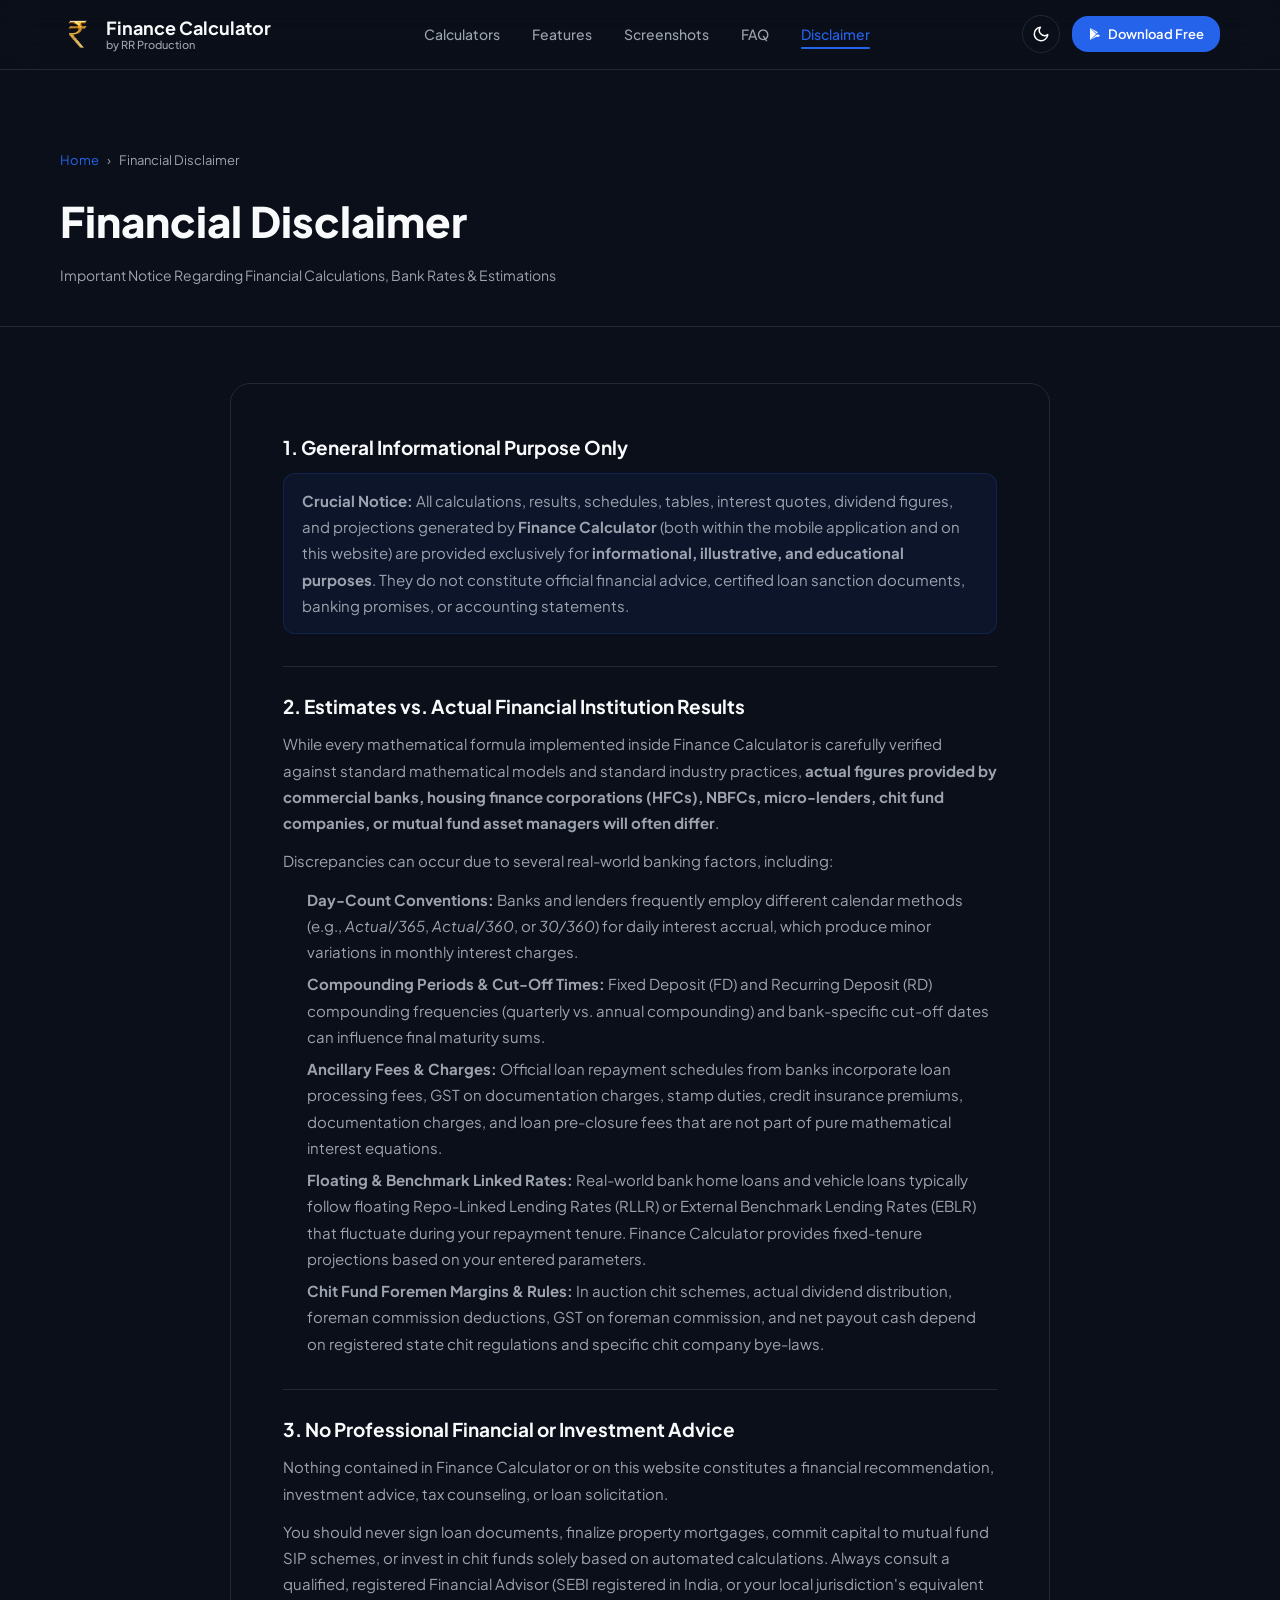
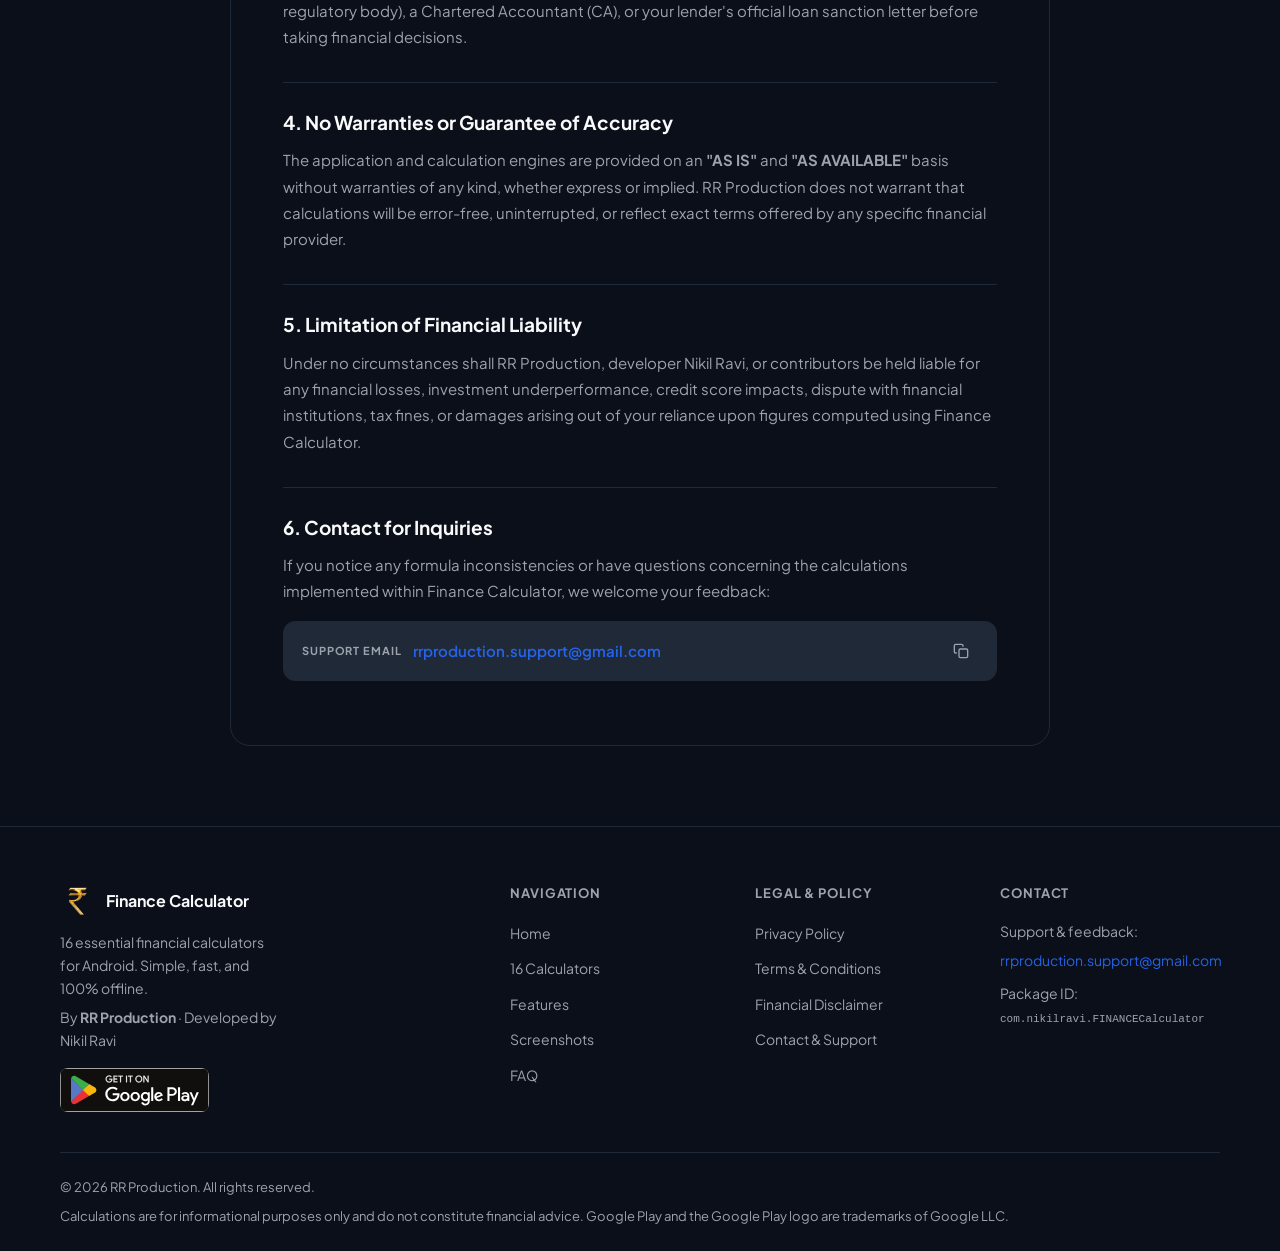
<file: disclaimer.html>
<!DOCTYPE html>
<html lang="en">
<head>
  <meta charset="UTF-8">
  <meta name="viewport" content="width=device-width, initial-scale=1.0">

  <title>Financial Disclaimer – Finance Calculator | RR Production</title>
  <meta name="title" content="Financial Disclaimer – Finance Calculator | RR Production">
  <meta name="description" content="Financial Disclaimer for Finance Calculator app. Clarifies that results are estimates and may differ from bank, lender, or chit-fund actual calculations.">
  <meta name="robots" content="index, follow">
  <meta name="theme-color" content="#0B0F19">

  <link rel="icon" type="image/png" href="assets/logo.png">
  <link rel="apple-touch-icon" href="assets/logo.png">

  <!-- Google Fonts -->
  <link rel="preconnect" href="https://fonts.googleapis.com">
  <link rel="preconnect" href="https://fonts.gstatic.com" crossorigin>
  <link href="https://fonts.googleapis.com/css2?family=Plus+Jakarta+Sans:wght@400;500;600;700;800&display=swap" rel="stylesheet">

  <!-- Stylesheets -->
  <link rel="stylesheet" href="css/style.css">
  <link rel="stylesheet" href="css/screenshot-showcase.css">

  <!-- Prevent FOUC -->
  <script>
    (function() {
      const s = localStorage.getItem('theme');
      document.documentElement.setAttribute('data-theme', (s === 'light' || s === 'dark') ? s : 'dark');
    })();
  </script>
</head>
<body>

<!-- =====================================================================
     STICKY NAVIGATION BAR
     ===================================================================== -->
<header class="navbar" role="banner">
  <div class="nav-container container">

    <!-- Brand -->
    <a href="index.html" class="brand" aria-label="Finance Calculator by RR Production">
      <img src="assets/logo.png" alt="Finance Calculator Logo" class="brand-logo" width="36" height="36">
      <div class="brand-text">
        <span class="brand-title">Finance Calculator</span>
        <span class="brand-subtitle">by RR Production</span>
      </div>
    </a>

    <!-- Desktop Nav -->
    <nav aria-label="Primary Navigation">
      <ul class="nav-menu">
        <li><a href="index.html#calculators" class="nav-link">Calculators</a></li>
        <li><a href="index.html#features"    class="nav-link">Features</a></li>
        <li><a href="index.html#showcase"    class="nav-link">Screenshots</a></li>
        <li><a href="index.html#faq"         class="nav-link">FAQ</a></li>
        <li><a href="disclaimer.html"        class="nav-link active">Disclaimer</a></li>
      </ul>
    </nav>

    <!-- Actions -->
    <div class="nav-actions">
      <button type="button" class="theme-toggle-btn" aria-label="Toggle theme" title="Toggle theme">
        <svg class="icon-sun" width="18" height="18" viewBox="0 0 24 24" fill="none" stroke="currentColor" stroke-width="2" stroke-linecap="round" stroke-linejoin="round" aria-hidden="true">
          <circle cx="12" cy="12" r="5"></circle>
          <line x1="12" y1="1" x2="12" y2="3"></line><line x1="12" y1="21" x2="12" y2="23"></line>
          <line x1="4.22" y1="4.22" x2="5.64" y2="5.64"></line><line x1="18.36" y1="18.36" x2="19.78" y2="19.78"></line>
          <line x1="1" y1="12" x2="3" y2="12"></line><line x1="21" y1="12" x2="23" y2="12"></line>
          <line x1="4.22" y1="19.78" x2="5.64" y2="18.36"></line><line x1="18.36" y1="5.64" x2="19.78" y2="4.22"></line>
        </svg>
        <svg class="icon-moon" width="18" height="18" viewBox="0 0 24 24" fill="none" stroke="currentColor" stroke-width="2" stroke-linecap="round" stroke-linejoin="round" aria-hidden="true">
          <path d="M21 12.79A9 9 0 1 1 11.21 3 7 7 0 0 0 21 12.79z"></path>
        </svg>
      </button>

      <a href="https://play.google.com/store/apps/details?id=com.nikilravi.FINANCECalculator"
         class="btn-download-nav" target="_blank" rel="noopener noreferrer" aria-label="Get on Google Play">
        <svg width="14" height="14" viewBox="0 0 24 24" fill="currentColor" aria-hidden="true">
          <path d="M3.609 1.814L13.792 12 3.61 22.186a2.31 2.31 0 0 1-.22-.984V2.798c0-.368.08-.71.22-.984zm11.24 11.24l2.128 2.128-11.83 6.76 9.702-8.888zm0-2.108L5.147 2.058l11.83 6.76-2.128 2.128zm1.465 1.054l3.076 1.758a1.282 1.282 0 0 1 0 2.228l-3.076 1.758-2.22-2.22 2.22-1.524z"/>
        </svg>
        Download Free
      </a>

      <!-- Hamburger -->
      <button id="hamburgerBtn" class="hamburger-btn" aria-label="Open menu" aria-expanded="false" aria-controls="mobileNav">
        <svg width="22" height="22" viewBox="0 0 24 24" stroke="currentColor" stroke-width="2" fill="none" aria-hidden="true">
          <line x1="4" y1="6" x2="20" y2="6"></line>
          <line x1="4" y1="12" x2="20" y2="12"></line>
          <line x1="4" y1="18" x2="20" y2="18"></line>
        </svg>
      </button>
    </div>
  </div>

  <!-- Mobile Drawer -->
  <div id="mobileNav" class="mobile-nav" role="navigation" aria-label="Mobile Navigation">
    <div class="mobile-nav-inner">
      <div class="mobile-theme-row">
        <span class="mobile-theme-label">Theme Mode</span>
        <button type="button" class="theme-toggle-btn" aria-label="Toggle theme">
          <svg class="icon-sun" width="18" height="18" viewBox="0 0 24 24" fill="none" stroke="currentColor" stroke-width="2" stroke-linecap="round" stroke-linejoin="round" aria-hidden="true">
            <circle cx="12" cy="12" r="5"></circle>
            <line x1="12" y1="1" x2="12" y2="3"></line><line x1="12" y1="21" x2="12" y2="23"></line>
            <line x1="4.22" y1="4.22" x2="5.64" y2="5.64"></line><line x1="18.36" y1="18.36" x2="19.78" y2="19.78"></line>
            <line x1="1" y1="12" x2="3" y2="12"></line><line x1="21" y1="12" x2="23" y2="12"></line>
            <line x1="4.22" y1="19.78" x2="5.64" y2="18.36"></line><line x1="18.36" y1="5.64" x2="19.78" y2="4.22"></line>
          </svg>
          <svg class="icon-moon" width="18" height="18" viewBox="0 0 24 24" fill="none" stroke="currentColor" stroke-width="2" stroke-linecap="round" stroke-linejoin="round" aria-hidden="true">
            <path d="M21 12.79A9 9 0 1 1 11.21 3 7 7 0 0 0 21 12.79z"></path>
          </svg>
        </button>
      </div>
      <a href="index.html#calculators"  class="mobile-nav-link">Calculators</a>
      <a href="index.html#features"     class="mobile-nav-link">Features</a>
      <a href="index.html#showcase"     class="mobile-nav-link">Screenshots</a>
      <a href="index.html#faq"          class="mobile-nav-link">FAQ</a>
      <a href="privacy-policy.html"     class="mobile-nav-link">Privacy Policy</a>
      <a href="terms.html"              class="mobile-nav-link">Terms &amp; Conditions</a>
      <a href="disclaimer.html"         class="mobile-nav-link active">Disclaimer</a>
      <a href="contact.html"            class="mobile-nav-link">Contact Us</a>
      <a href="https://play.google.com/store/apps/details?id=com.nikilravi.FINANCECalculator"
         class="btn-primary mobile-cta" target="_blank" rel="noopener noreferrer">
        Get on Google Play
      </a>
    </div>
  </div>
</header>

<main>

  <!-- Page Header -->
  <div class="inner-page-header">
    <div class="container">
      <div class="breadcrumbs">
        <a href="index.html">Home</a>
        <span>›</span>
        <span>Financial Disclaimer</span>
      </div>
      <h1 class="inner-page-title">Financial Disclaimer</h1>
      <p class="inner-page-meta">Important Notice Regarding Financial Calculations, Bank Rates &amp; Estimations</p>
    </div>
  </div>

  <!-- Content Wrap -->
  <div class="legal-content-wrap">
    <div class="container">
      <article class="legal-article">

        <h2>1. General Informational Purpose Only</h2>
        <div class="legal-highlight">
          <p><strong>Crucial Notice:</strong> All calculations, results, schedules, tables, interest quotes, dividend figures, and projections generated by <strong>Finance Calculator</strong> (both within the mobile application and on this website) are provided exclusively for <strong>informational, illustrative, and educational purposes</strong>. They do not constitute official financial advice, certified loan sanction documents, banking promises, or accounting statements.</p>
        </div>

        <h2>2. Estimates vs. Actual Financial Institution Results</h2>
        <p>
          While every mathematical formula implemented inside Finance Calculator is carefully verified against standard mathematical models and standard industry practices, <strong>actual figures provided by commercial banks, housing finance corporations (HFCs), NBFCs, micro-lenders, chit fund companies, or mutual fund asset managers will often differ</strong>.
        </p>
        <p>Discrepancies can occur due to several real-world banking factors, including:</p>
        <ul>
          <li><strong>Day-Count Conventions:</strong> Banks and lenders frequently employ different calendar methods (e.g., <em>Actual/365</em>, <em>Actual/360</em>, or <em>30/360</em>) for daily interest accrual, which produce minor variations in monthly interest charges.</li>
          <li><strong>Compounding Periods &amp; Cut-Off Times:</strong> Fixed Deposit (FD) and Recurring Deposit (RD) compounding frequencies (quarterly vs. annual compounding) and bank-specific cut-off dates can influence final maturity sums.</li>
          <li><strong>Ancillary Fees &amp; Charges:</strong> Official loan repayment schedules from banks incorporate loan processing fees, GST on documentation charges, stamp duties, credit insurance premiums, documentation charges, and loan pre-closure fees that are not part of pure mathematical interest equations.</li>
          <li><strong>Floating &amp; Benchmark Linked Rates:</strong> Real-world bank home loans and vehicle loans typically follow floating Repo-Linked Lending Rates (RLLR) or External Benchmark Lending Rates (EBLR) that fluctuate during your repayment tenure. Finance Calculator provides fixed-tenure projections based on your entered parameters.</li>
          <li><strong>Chit Fund Foremen Margins &amp; Rules:</strong> In auction chit schemes, actual dividend distribution, foreman commission deductions, GST on foreman commission, and net payout cash depend on registered state chit regulations and specific chit company bye-laws.</li>
        </ul>

        <h2>3. No Professional Financial or Investment Advice</h2>
        <p>
          Nothing contained in Finance Calculator or on this website constitutes a financial recommendation, investment advice, tax counseling, or loan solicitation.
        </p>
        <p>
          You should never sign loan documents, finalize property mortgages, commit capital to mutual fund SIP schemes, or invest in chit funds solely based on automated calculations. Always consult a qualified, registered Financial Advisor (SEBI registered in India, or your local jurisdiction's equivalent regulatory body), a Chartered Accountant (CA), or your lender's official loan sanction letter before taking financial decisions.
        </p>

        <h2>4. No Warranties or Guarantee of Accuracy</h2>
        <p>
          The application and calculation engines are provided on an <strong>"AS IS"</strong> and <strong>"AS AVAILABLE"</strong> basis without warranties of any kind, whether express or implied. RR Production does not warrant that calculations will be error-free, uninterrupted, or reflect exact terms offered by any specific financial provider.
        </p>

        <h2>5. Limitation of Financial Liability</h2>
        <p>
          Under no circumstances shall RR Production, developer Nikil Ravi, or contributors be held liable for any financial losses, investment underperformance, credit score impacts, dispute with financial institutions, tax fines, or damages arising out of your reliance upon figures computed using Finance Calculator.
        </p>

        <h2>6. Contact for Inquiries</h2>
        <p>
          If you notice any formula inconsistencies or have questions concerning the calculations implemented within Finance Calculator, we welcome your feedback:
        </p>
        <div class="legal-email-row">
          <span class="legal-email-label">Support Email</span>
          <span class="legal-email-val">rrproduction.support@gmail.com</span>
          <button type="button" class="btn-copy" data-email="rrproduction.support@gmail.com" title="Copy email" aria-label="Copy support email address">
            <svg width="16" height="16" viewBox="0 0 24 24" fill="none" stroke="currentColor" stroke-width="2" stroke-linecap="round" stroke-linejoin="round">
              <rect x="9" y="9" width="13" height="13" rx="2" ry="2"></rect>
              <path d="M5 15H4a2 2 0 0 1-2-2V4a2 2 0 0 1 2-2h9a2 2 0 0 1 2 2v1"></path>
            </svg>
          </button>
        </div>

      </article>
    </div>
  </div>

</main>

<!-- =====================================================================
     FOOTER
     ===================================================================== -->
<footer class="footer" role="contentinfo">
  <div class="container">
    <div class="footer-grid">

      <div class="footer-brand-col">
        <div class="footer-logo-row">
          <img src="assets/logo.png" alt="Finance Calculator Logo" class="footer-logo" width="32" height="32">
          <span class="footer-brand-name">Finance Calculator</span>
        </div>
        <p class="footer-desc">16 essential financial calculators for Android. Simple, fast, and 100% offline.</p>
        <p class="footer-desc" style="margin-top:6px;">By <strong>RR Production</strong> · Developed by Nikil Ravi</p>
        <a href="https://play.google.com/store/apps/details?id=com.nikilravi.FINANCECalculator"
           class="footer-play-badge" target="_blank" rel="noopener noreferrer">
          <img src="assets/google-play-badge.svg" alt="Get it on Google Play" height="44">
        </a>
      </div>

      <div>
        <h4 class="footer-col-title">Navigation</h4>
        <ul class="footer-links">
          <li><a href="index.html#hero">Home</a></li>
          <li><a href="index.html#calculators">16 Calculators</a></li>
          <li><a href="index.html#features">Features</a></li>
          <li><a href="index.html#showcase">Screenshots</a></li>
          <li><a href="index.html#faq">FAQ</a></li>
        </ul>
      </div>

      <div>
        <h4 class="footer-col-title">Legal &amp; Policy</h4>
        <ul class="footer-links">
          <li><a href="privacy-policy.html">Privacy Policy</a></li>
          <li><a href="terms.html">Terms &amp; Conditions</a></li>
          <li><a href="disclaimer.html">Financial Disclaimer</a></li>
          <li><a href="contact.html">Contact &amp; Support</a></li>
        </ul>
      </div>

      <div>
        <h4 class="footer-col-title">Contact</h4>
        <p class="footer-desc">Support &amp; feedback:</p>
        <p class="footer-desc" style="margin-top:6px;">
          <a href="mailto:rrproduction.support@gmail.com" style="color:var(--color-primary);">
            rrproduction.support@gmail.com
          </a>
        </p>
        <p class="footer-desc" style="margin-top:10px;">Package ID:<br><code style="font-size:11px;color:var(--text-muted);">com.nikilravi.FINANCECalculator</code></p>
      </div>

    </div>

    <div class="footer-bottom">
      <p>&copy; 2026 RR Production. All rights reserved.</p>
      <p>Calculations are for informational purposes only and do not constitute financial advice. Google Play and the Google Play logo are trademarks of Google LLC.</p>
    </div>
  </div>
</footer>

<script src="js/main.js"></script>
</body>
</html>
</file>
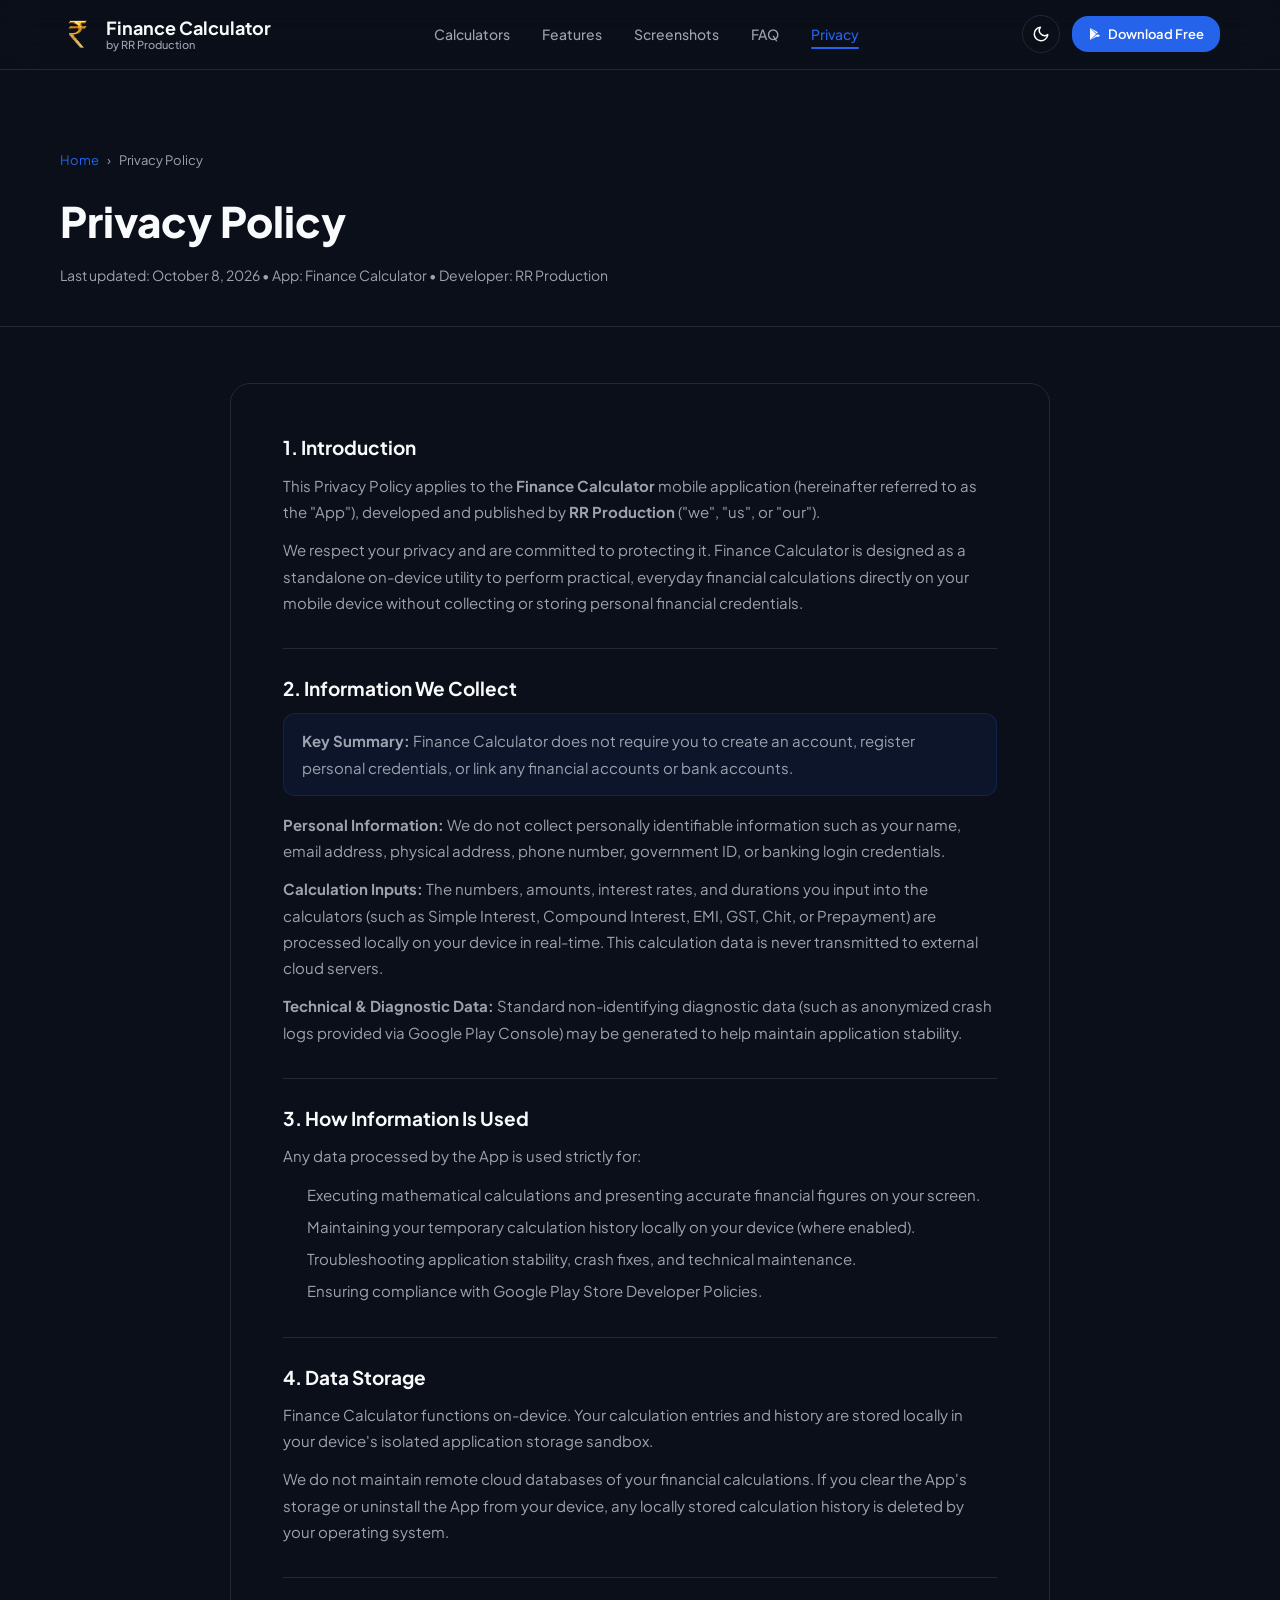
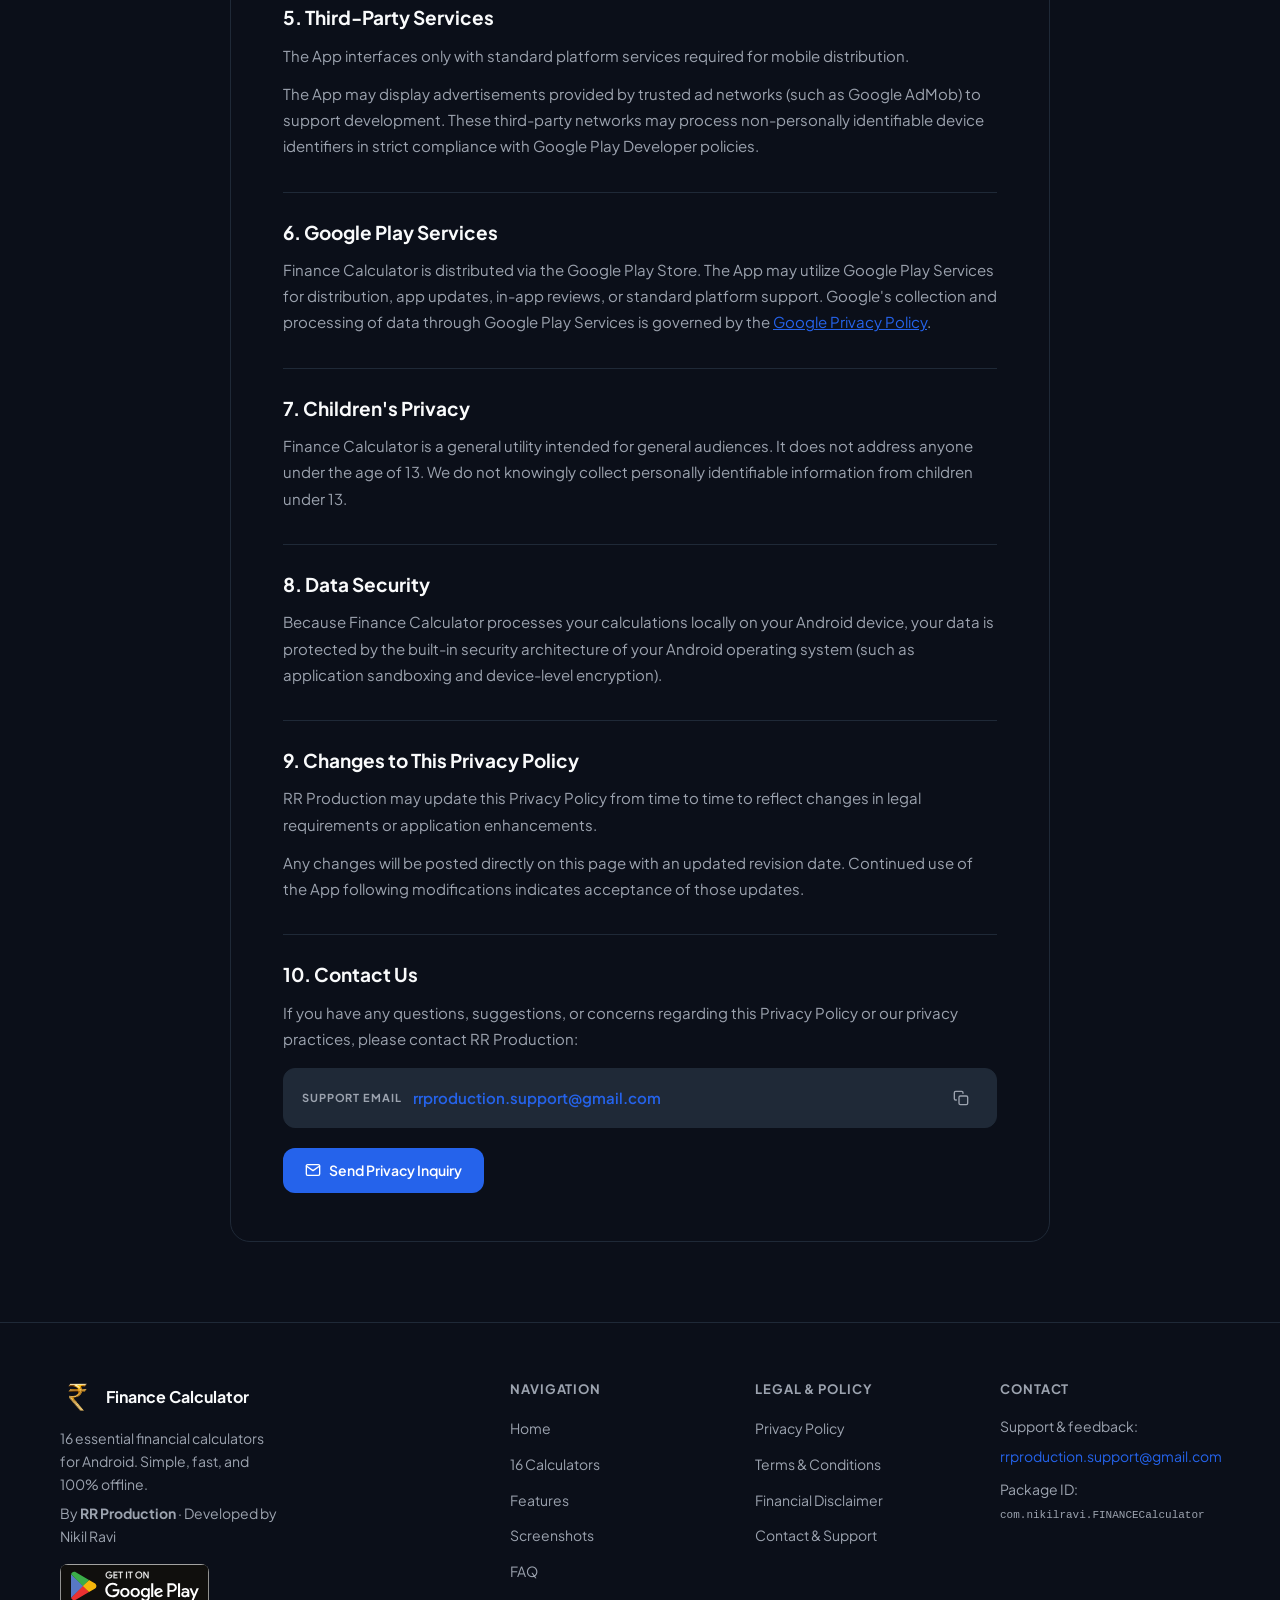
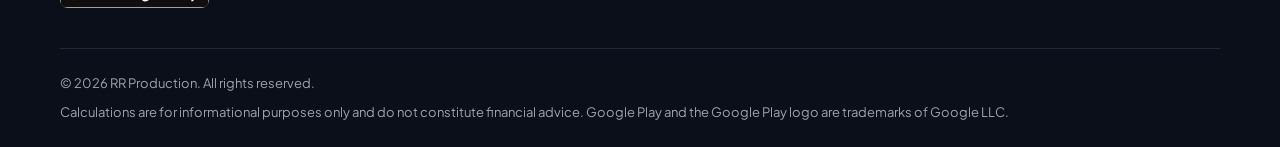
<file: privacy-policy.html>
<!DOCTYPE html>
<html lang="en">
<head>
  <meta charset="UTF-8">
  <meta name="viewport" content="width=device-width, initial-scale=1.0">

  <title>Privacy Policy – Finance Calculator | RR Production</title>
  <meta name="title" content="Privacy Policy – Finance Calculator | RR Production">
  <meta name="description" content="Privacy Policy for Finance Calculator mobile app by RR Production. Learn about our commitment to privacy and data security — 100% on-device, zero tracking.">
  <meta name="robots" content="index, follow">
  <meta name="theme-color" content="#0B0F19">

  <link rel="icon" type="image/png" href="assets/logo.png">
  <link rel="apple-touch-icon" href="assets/logo.png">

  <!-- Google Fonts -->
  <link rel="preconnect" href="https://fonts.googleapis.com">
  <link rel="preconnect" href="https://fonts.gstatic.com" crossorigin>
  <link href="https://fonts.googleapis.com/css2?family=Plus+Jakarta+Sans:wght@400;500;600;700;800&display=swap" rel="stylesheet">

  <!-- Stylesheets -->
  <link rel="stylesheet" href="css/style.css">
  <link rel="stylesheet" href="css/screenshot-showcase.css">

  <!-- Prevent FOUC -->
  <script>
    (function() {
      const s = localStorage.getItem('theme');
      document.documentElement.setAttribute('data-theme', (s === 'light' || s === 'dark') ? s : 'dark');
    })();
  </script>
</head>
<body>

<!-- =====================================================================
     STICKY NAVIGATION BAR
     ===================================================================== -->
<header class="navbar" role="banner">
  <div class="nav-container container">

    <!-- Brand -->
    <a href="index.html" class="brand" aria-label="Finance Calculator by RR Production">
      <img src="assets/logo.png" alt="Finance Calculator Logo" class="brand-logo" width="36" height="36">
      <div class="brand-text">
        <span class="brand-title">Finance Calculator</span>
        <span class="brand-subtitle">by RR Production</span>
      </div>
    </a>

    <!-- Desktop Nav -->
    <nav aria-label="Primary Navigation">
      <ul class="nav-menu">
        <li><a href="index.html#calculators" class="nav-link">Calculators</a></li>
        <li><a href="index.html#features"    class="nav-link">Features</a></li>
        <li><a href="index.html#showcase"    class="nav-link">Screenshots</a></li>
        <li><a href="index.html#faq"         class="nav-link">FAQ</a></li>
        <li><a href="privacy-policy.html"    class="nav-link active">Privacy</a></li>
      </ul>
    </nav>

    <!-- Actions -->
    <div class="nav-actions">
      <button type="button" class="theme-toggle-btn" aria-label="Toggle theme" title="Toggle theme">
        <svg class="icon-sun" width="18" height="18" viewBox="0 0 24 24" fill="none" stroke="currentColor" stroke-width="2" stroke-linecap="round" stroke-linejoin="round" aria-hidden="true">
          <circle cx="12" cy="12" r="5"></circle>
          <line x1="12" y1="1" x2="12" y2="3"></line><line x1="12" y1="21" x2="12" y2="23"></line>
          <line x1="4.22" y1="4.22" x2="5.64" y2="5.64"></line><line x1="18.36" y1="18.36" x2="19.78" y2="19.78"></line>
          <line x1="1" y1="12" x2="3" y2="12"></line><line x1="21" y1="12" x2="23" y2="12"></line>
          <line x1="4.22" y1="19.78" x2="5.64" y2="18.36"></line><line x1="18.36" y1="5.64" x2="19.78" y2="4.22"></line>
        </svg>
        <svg class="icon-moon" width="18" height="18" viewBox="0 0 24 24" fill="none" stroke="currentColor" stroke-width="2" stroke-linecap="round" stroke-linejoin="round" aria-hidden="true">
          <path d="M21 12.79A9 9 0 1 1 11.21 3 7 7 0 0 0 21 12.79z"></path>
        </svg>
      </button>

      <a href="https://play.google.com/store/apps/details?id=com.nikilravi.FINANCECalculator"
         class="btn-download-nav" target="_blank" rel="noopener noreferrer" aria-label="Get on Google Play">
        <svg width="14" height="14" viewBox="0 0 24 24" fill="currentColor" aria-hidden="true">
          <path d="M3.609 1.814L13.792 12 3.61 22.186a2.31 2.31 0 0 1-.22-.984V2.798c0-.368.08-.71.22-.984zm11.24 11.24l2.128 2.128-11.83 6.76 9.702-8.888zm0-2.108L5.147 2.058l11.83 6.76-2.128 2.128zm1.465 1.054l3.076 1.758a1.282 1.282 0 0 1 0 2.228l-3.076 1.758-2.22-2.22 2.22-1.524z"/>
        </svg>
        Download Free
      </a>

      <!-- Hamburger -->
      <button id="hamburgerBtn" class="hamburger-btn" aria-label="Open menu" aria-expanded="false" aria-controls="mobileNav">
        <svg width="22" height="22" viewBox="0 0 24 24" stroke="currentColor" stroke-width="2" fill="none" aria-hidden="true">
          <line x1="4" y1="6" x2="20" y2="6"></line>
          <line x1="4" y1="12" x2="20" y2="12"></line>
          <line x1="4" y1="18" x2="20" y2="18"></line>
        </svg>
      </button>
    </div>
  </div>

  <!-- Mobile Drawer -->
  <div id="mobileNav" class="mobile-nav" role="navigation" aria-label="Mobile Navigation">
    <div class="mobile-nav-inner">
      <div class="mobile-theme-row">
        <span class="mobile-theme-label">Theme Mode</span>
        <button type="button" class="theme-toggle-btn" aria-label="Toggle theme">
          <svg class="icon-sun" width="18" height="18" viewBox="0 0 24 24" fill="none" stroke="currentColor" stroke-width="2" stroke-linecap="round" stroke-linejoin="round" aria-hidden="true">
            <circle cx="12" cy="12" r="5"></circle>
            <line x1="12" y1="1" x2="12" y2="3"></line><line x1="12" y1="21" x2="12" y2="23"></line>
            <line x1="4.22" y1="4.22" x2="5.64" y2="5.64"></line><line x1="18.36" y1="18.36" x2="19.78" y2="19.78"></line>
            <line x1="1" y1="12" x2="3" y2="12"></line><line x1="21" y1="12" x2="23" y2="12"></line>
            <line x1="4.22" y1="19.78" x2="5.64" y2="18.36"></line><line x1="18.36" y1="5.64" x2="19.78" y2="4.22"></line>
          </svg>
          <svg class="icon-moon" width="18" height="18" viewBox="0 0 24 24" fill="none" stroke="currentColor" stroke-width="2" stroke-linecap="round" stroke-linejoin="round" aria-hidden="true">
            <path d="M21 12.79A9 9 0 1 1 11.21 3 7 7 0 0 0 21 12.79z"></path>
          </svg>
        </button>
      </div>
      <a href="index.html#calculators"  class="mobile-nav-link">Calculators</a>
      <a href="index.html#features"     class="mobile-nav-link">Features</a>
      <a href="index.html#showcase"     class="mobile-nav-link">Screenshots</a>
      <a href="index.html#faq"          class="mobile-nav-link">FAQ</a>
      <a href="privacy-policy.html"     class="mobile-nav-link active">Privacy Policy</a>
      <a href="contact.html"            class="mobile-nav-link">Contact Us</a>
      <a href="https://play.google.com/store/apps/details?id=com.nikilravi.FINANCECalculator"
         class="btn-primary mobile-cta" target="_blank" rel="noopener noreferrer">
        Get on Google Play
      </a>
    </div>
  </div>
</header>

<main>

  <!-- Page Header -->
  <div class="inner-page-header">
    <div class="container">
      <div class="breadcrumbs">
        <a href="index.html">Home</a>
        <span>›</span>
        <span>Privacy Policy</span>
      </div>
      <h1 class="inner-page-title">Privacy Policy</h1>
      <p class="inner-page-meta">Last updated: October 8, 2026 &bull; App: Finance Calculator &bull; Developer: RR Production</p>
    </div>
  </div>

  <!-- Legal Content -->
  <div class="legal-content-wrap">
    <div class="container">
      <article class="legal-article">

        <h2>1. Introduction</h2>
        <p>
          This Privacy Policy applies to the <strong>Finance Calculator</strong> mobile application (hereinafter referred to as the "App"), developed and published by <strong>RR Production</strong> ("we", "us", or "our").
        </p>
        <p>
          We respect your privacy and are committed to protecting it. Finance Calculator is designed as a standalone on-device utility to perform practical, everyday financial calculations directly on your mobile device without collecting or storing personal financial credentials.
        </p>

        <h2>2. Information We Collect</h2>
        <div class="legal-highlight">
          <p><strong>Key Summary:</strong> Finance Calculator does not require you to create an account, register personal credentials, or link any financial accounts or bank accounts.</p>
        </div>
        <p>
          <strong>Personal Information:</strong> We do not collect personally identifiable information such as your name, email address, physical address, phone number, government ID, or banking login credentials.
        </p>
        <p>
          <strong>Calculation Inputs:</strong> The numbers, amounts, interest rates, and durations you input into the calculators (such as Simple Interest, Compound Interest, EMI, GST, Chit, or Prepayment) are processed locally on your device in real-time. This calculation data is never transmitted to external cloud servers.
        </p>
        <p>
          <strong>Technical &amp; Diagnostic Data:</strong> Standard non-identifying diagnostic data (such as anonymized crash logs provided via Google Play Console) may be generated to help maintain application stability.
        </p>

        <h2>3. How Information Is Used</h2>
        <p>Any data processed by the App is used strictly for:</p>
        <ul>
          <li>Executing mathematical calculations and presenting accurate financial figures on your screen.</li>
          <li>Maintaining your temporary calculation history locally on your device (where enabled).</li>
          <li>Troubleshooting application stability, crash fixes, and technical maintenance.</li>
          <li>Ensuring compliance with Google Play Store Developer Policies.</li>
        </ul>

        <h2>4. Data Storage</h2>
        <p>
          Finance Calculator functions on-device. Your calculation entries and history are stored locally in your device's isolated application storage sandbox.
        </p>
        <p>
          We do not maintain remote cloud databases of your financial calculations. If you clear the App's storage or uninstall the App from your device, any locally stored calculation history is deleted by your operating system.
        </p>

        <h2>5. Third-Party Services</h2>
        <p>
          The App interfaces only with standard platform services required for mobile distribution.
        </p>
        <p>
          The App may display advertisements provided by trusted ad networks (such as Google AdMob) to support development. These third-party networks may process non-personally identifiable device identifiers in strict compliance with Google Play Developer policies.
        </p>

        <h2>6. Google Play Services</h2>
        <p>
          Finance Calculator is distributed via the Google Play Store. The App may utilize Google Play Services for distribution, app updates, in-app reviews, or standard platform support. Google's collection and processing of data through Google Play Services is governed by the
          <a href="https://policies.google.com/privacy" target="_blank" rel="noopener noreferrer" style="color:var(--color-primary);text-decoration:underline;">Google Privacy Policy</a>.
        </p>

        <h2>7. Children's Privacy</h2>
        <p>
          Finance Calculator is a general utility intended for general audiences. It does not address anyone under the age of 13. We do not knowingly collect personally identifiable information from children under 13.
        </p>

        <h2>8. Data Security</h2>
        <p>
          Because Finance Calculator processes your calculations locally on your Android device, your data is protected by the built-in security architecture of your Android operating system (such as application sandboxing and device-level encryption).
        </p>

        <h2>9. Changes to This Privacy Policy</h2>
        <p>
          RR Production may update this Privacy Policy from time to time to reflect changes in legal requirements or application enhancements.
        </p>
        <p>
          Any changes will be posted directly on this page with an updated revision date. Continued use of the App following modifications indicates acceptance of those updates.
        </p>

        <h2>10. Contact Us</h2>
        <p>
          If you have any questions, suggestions, or concerns regarding this Privacy Policy or our privacy practices, please contact RR Production:
        </p>
        <div class="legal-email-row">
          <span class="legal-email-label">Support Email</span>
          <span class="legal-email-val">rrproduction.support@gmail.com</span>
          <button type="button" class="btn-copy" data-email="rrproduction.support@gmail.com" title="Copy email" aria-label="Copy support email address">
            <svg width="16" height="16" viewBox="0 0 24 24" fill="none" stroke="currentColor" stroke-width="2" stroke-linecap="round" stroke-linejoin="round">
              <rect x="9" y="9" width="13" height="13" rx="2" ry="2"></rect>
              <path d="M5 15H4a2 2 0 0 1-2-2V4a2 2 0 0 1 2-2h9a2 2 0 0 1 2 2v1"></path>
            </svg>
          </button>
        </div>
        <a href="mailto:rrproduction.support@gmail.com?subject=Finance%20Calculator%20Privacy%20Inquiry" class="contact-email-btn">
          <svg width="16" height="16" viewBox="0 0 24 24" fill="none" stroke="currentColor" stroke-width="2" stroke-linecap="round" stroke-linejoin="round" aria-hidden="true">
            <path d="M4 4h16c1.1 0 2 .9 2 2v12c0 1.1-.9 2-2 2H4c-1.1 0-2-.9-2-2V6c0-1.1.9-2 2-2z"></path>
            <polyline points="22,6 12,13 2,6"></polyline>
          </svg>
          Send Privacy Inquiry
        </a>

      </article>
    </div>
  </div>

</main>

<!-- =====================================================================
     FOOTER
     ===================================================================== -->
<footer class="footer" role="contentinfo">
  <div class="container">
    <div class="footer-grid">

      <div class="footer-brand-col">
        <div class="footer-logo-row">
          <img src="assets/logo.png" alt="Finance Calculator Logo" class="footer-logo" width="32" height="32">
          <span class="footer-brand-name">Finance Calculator</span>
        </div>
        <p class="footer-desc">16 essential financial calculators for Android. Simple, fast, and 100% offline.</p>
        <p class="footer-desc" style="margin-top:6px;">By <strong>RR Production</strong> · Developed by Nikil Ravi</p>
        <a href="https://play.google.com/store/apps/details?id=com.nikilravi.FINANCECalculator"
           class="footer-play-badge" target="_blank" rel="noopener noreferrer">
          <img src="assets/google-play-badge.svg" alt="Get it on Google Play" height="44">
        </a>
      </div>

      <div>
        <h4 class="footer-col-title">Navigation</h4>
        <ul class="footer-links">
          <li><a href="index.html#hero">Home</a></li>
          <li><a href="index.html#calculators">16 Calculators</a></li>
          <li><a href="index.html#features">Features</a></li>
          <li><a href="index.html#showcase">Screenshots</a></li>
          <li><a href="index.html#faq">FAQ</a></li>
        </ul>
      </div>

      <div>
        <h4 class="footer-col-title">Legal &amp; Policy</h4>
        <ul class="footer-links">
          <li><a href="privacy-policy.html">Privacy Policy</a></li>
          <li><a href="terms.html">Terms &amp; Conditions</a></li>
          <li><a href="disclaimer.html">Financial Disclaimer</a></li>
          <li><a href="contact.html">Contact &amp; Support</a></li>
        </ul>
      </div>

      <div>
        <h4 class="footer-col-title">Contact</h4>
        <p class="footer-desc">Support &amp; feedback:</p>
        <p class="footer-desc" style="margin-top:6px;">
          <a href="mailto:rrproduction.support@gmail.com" style="color:var(--color-primary);">
            rrproduction.support@gmail.com
          </a>
        </p>
        <p class="footer-desc" style="margin-top:10px;">Package ID:<br><code style="font-size:11px;color:var(--text-muted);">com.nikilravi.FINANCECalculator</code></p>
      </div>

    </div>

    <div class="footer-bottom">
      <p>&copy; 2026 RR Production. All rights reserved.</p>
      <p>Calculations are for informational purposes only and do not constitute financial advice. Google Play and the Google Play logo are trademarks of Google LLC.</p>
    </div>
  </div>
</footer>

<script src="js/main.js"></script>
</body>
</html>
</file>
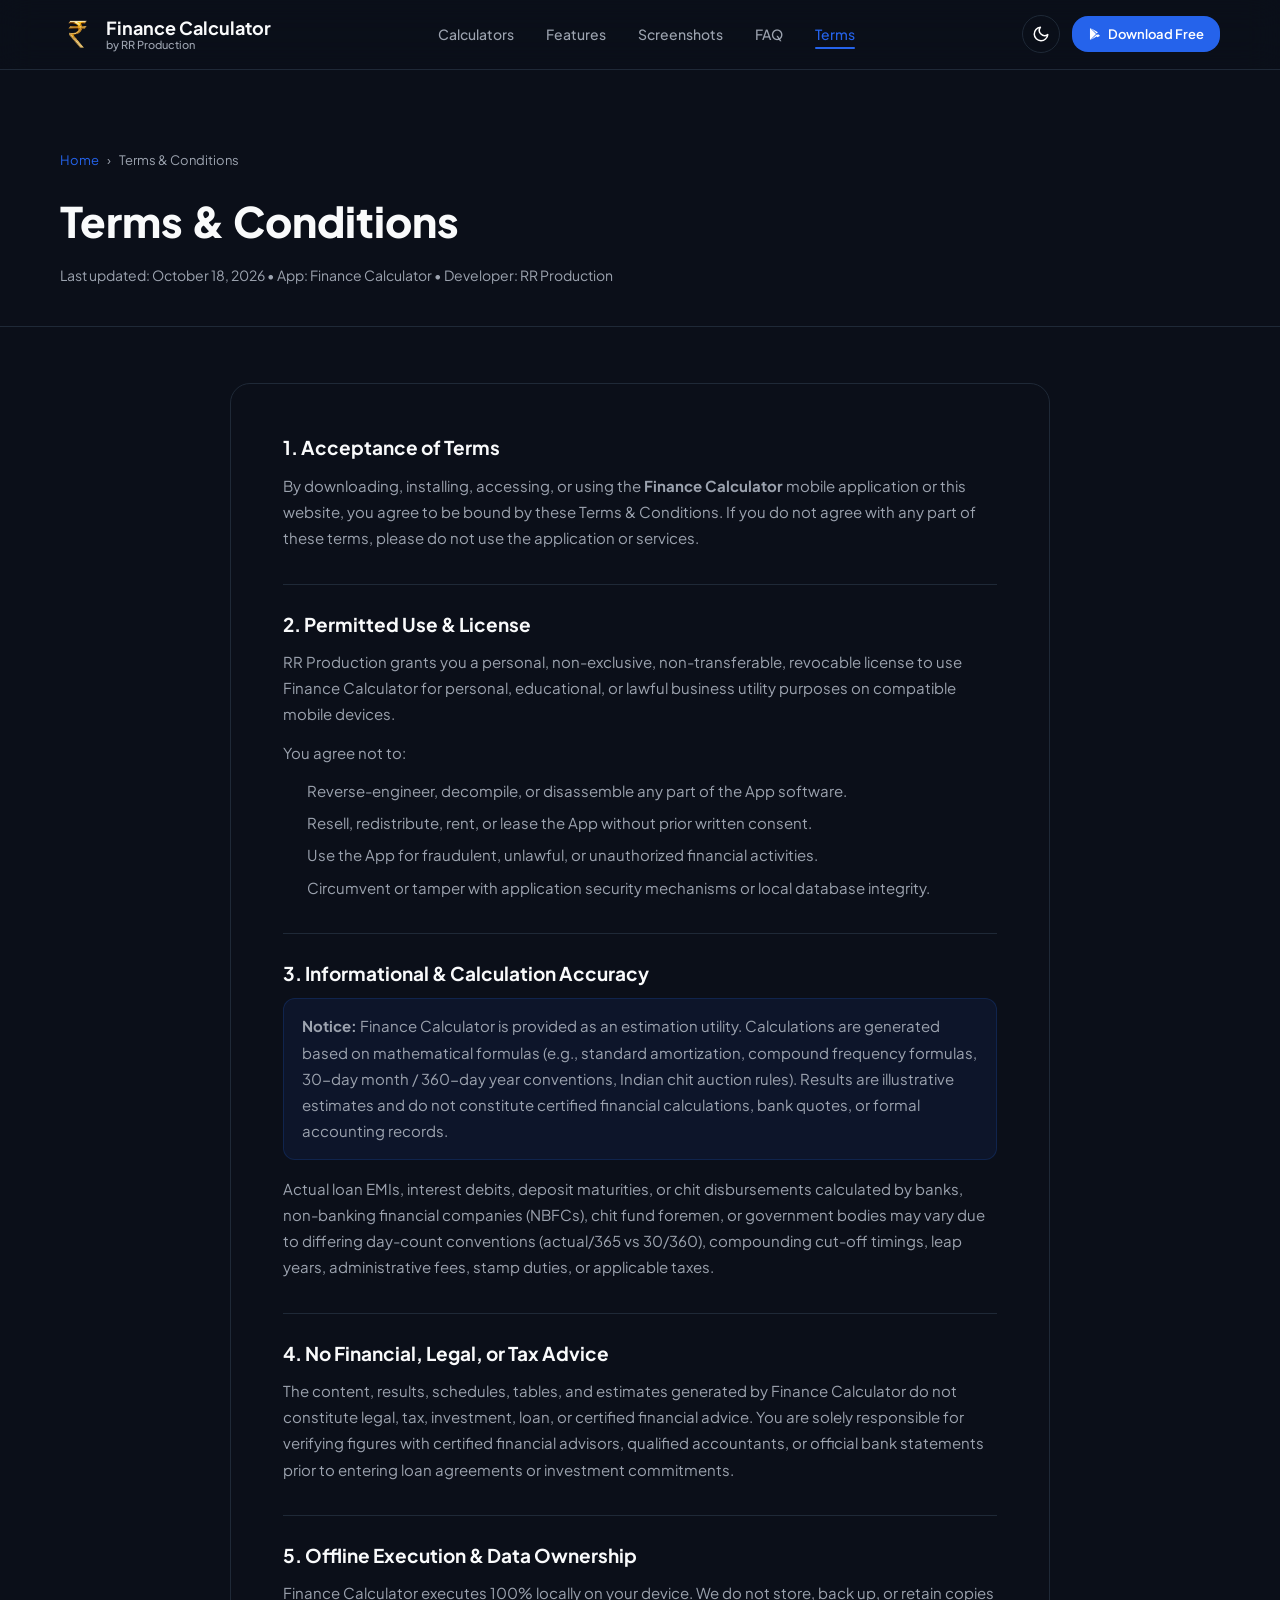
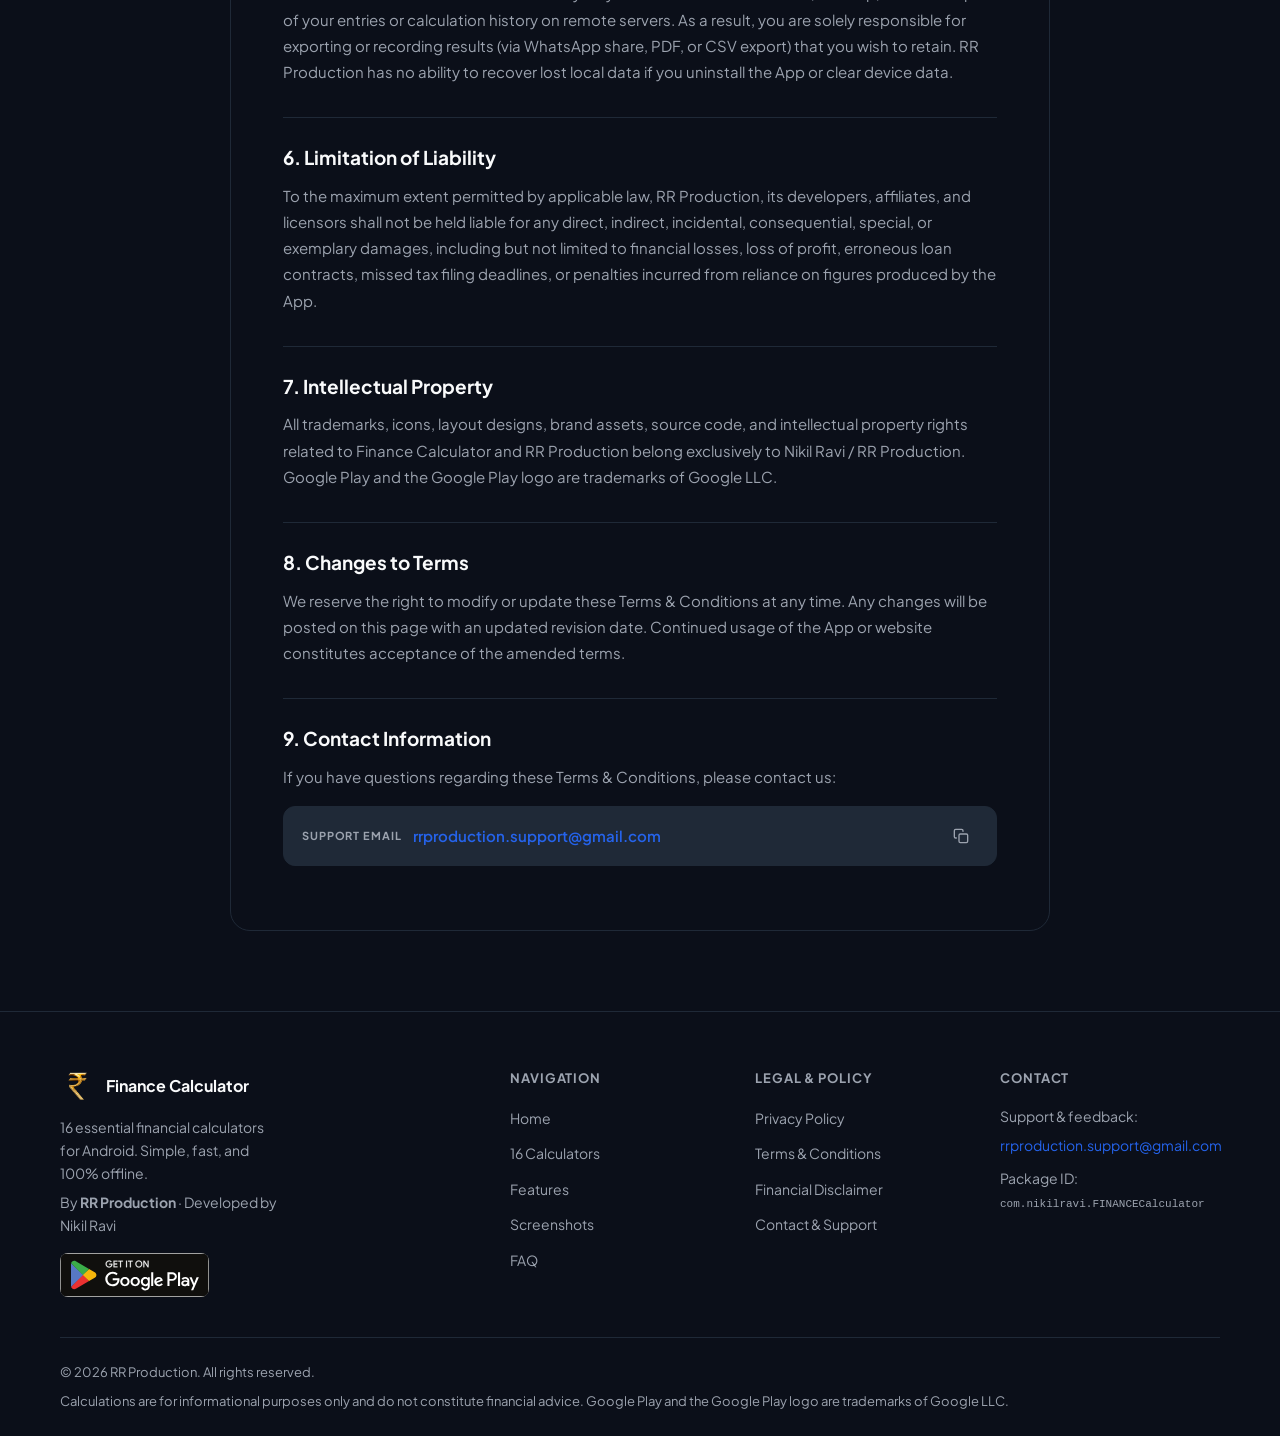
<file: terms.html>
<!DOCTYPE html>
<html lang="en">
<head>
  <meta charset="UTF-8">
  <meta name="viewport" content="width=device-width, initial-scale=1.0">

  <title>Terms &amp; Conditions – Finance Calculator | RR Production</title>
  <meta name="title" content="Terms &amp; Conditions – Finance Calculator | RR Production">
  <meta name="description" content="Terms and Conditions governing the use of Finance Calculator Android application and website developed by RR Production.">
  <meta name="robots" content="index, follow">
  <meta name="theme-color" content="#0B0F19">

  <link rel="icon" type="image/png" href="assets/logo.png">
  <link rel="apple-touch-icon" href="assets/logo.png">

  <!-- Google Fonts -->
  <link rel="preconnect" href="https://fonts.googleapis.com">
  <link rel="preconnect" href="https://fonts.gstatic.com" crossorigin>
  <link href="https://fonts.googleapis.com/css2?family=Plus+Jakarta+Sans:wght@400;500;600;700;800&display=swap" rel="stylesheet">

  <!-- Stylesheets -->
  <link rel="stylesheet" href="css/style.css">
  <link rel="stylesheet" href="css/screenshot-showcase.css">

  <!-- Prevent FOUC -->
  <script>
    (function() {
      const s = localStorage.getItem('theme');
      document.documentElement.setAttribute('data-theme', (s === 'light' || s === 'dark') ? s : 'dark');
    })();
  </script>
</head>
<body>

<!-- =====================================================================
     STICKY NAVIGATION BAR
     ===================================================================== -->
<header class="navbar" role="banner">
  <div class="nav-container container">

    <!-- Brand -->
    <a href="index.html" class="brand" aria-label="Finance Calculator by RR Production">
      <img src="assets/logo.png" alt="Finance Calculator Logo" class="brand-logo" width="36" height="36">
      <div class="brand-text">
        <span class="brand-title">Finance Calculator</span>
        <span class="brand-subtitle">by RR Production</span>
      </div>
    </a>

    <!-- Desktop Nav -->
    <nav aria-label="Primary Navigation">
      <ul class="nav-menu">
        <li><a href="index.html#calculators" class="nav-link">Calculators</a></li>
        <li><a href="index.html#features"    class="nav-link">Features</a></li>
        <li><a href="index.html#showcase"    class="nav-link">Screenshots</a></li>
        <li><a href="index.html#faq"         class="nav-link">FAQ</a></li>
        <li><a href="terms.html"             class="nav-link active">Terms</a></li>
      </ul>
    </nav>

    <!-- Actions -->
    <div class="nav-actions">
      <button type="button" class="theme-toggle-btn" aria-label="Toggle theme" title="Toggle theme">
        <svg class="icon-sun" width="18" height="18" viewBox="0 0 24 24" fill="none" stroke="currentColor" stroke-width="2" stroke-linecap="round" stroke-linejoin="round" aria-hidden="true">
          <circle cx="12" cy="12" r="5"></circle>
          <line x1="12" y1="1" x2="12" y2="3"></line><line x1="12" y1="21" x2="12" y2="23"></line>
          <line x1="4.22" y1="4.22" x2="5.64" y2="5.64"></line><line x1="18.36" y1="18.36" x2="19.78" y2="19.78"></line>
          <line x1="1" y1="12" x2="3" y2="12"></line><line x1="21" y1="12" x2="23" y2="12"></line>
          <line x1="4.22" y1="19.78" x2="5.64" y2="18.36"></line><line x1="18.36" y1="5.64" x2="19.78" y2="4.22"></line>
        </svg>
        <svg class="icon-moon" width="18" height="18" viewBox="0 0 24 24" fill="none" stroke="currentColor" stroke-width="2" stroke-linecap="round" stroke-linejoin="round" aria-hidden="true">
          <path d="M21 12.79A9 9 0 1 1 11.21 3 7 7 0 0 0 21 12.79z"></path>
        </svg>
      </button>

      <a href="https://play.google.com/store/apps/details?id=com.nikilravi.FINANCECalculator"
         class="btn-download-nav" target="_blank" rel="noopener noreferrer" aria-label="Get on Google Play">
        <svg width="14" height="14" viewBox="0 0 24 24" fill="currentColor" aria-hidden="true">
          <path d="M3.609 1.814L13.792 12 3.61 22.186a2.31 2.31 0 0 1-.22-.984V2.798c0-.368.08-.71.22-.984zm11.24 11.24l2.128 2.128-11.83 6.76 9.702-8.888zm0-2.108L5.147 2.058l11.83 6.76-2.128 2.128zm1.465 1.054l3.076 1.758a1.282 1.282 0 0 1 0 2.228l-3.076 1.758-2.22-2.22 2.22-1.524z"/>
        </svg>
        Download Free
      </a>

      <!-- Hamburger -->
      <button id="hamburgerBtn" class="hamburger-btn" aria-label="Open menu" aria-expanded="false" aria-controls="mobileNav">
        <svg width="22" height="22" viewBox="0 0 24 24" stroke="currentColor" stroke-width="2" fill="none" aria-hidden="true">
          <line x1="4" y1="6" x2="20" y2="6"></line>
          <line x1="4" y1="12" x2="20" y2="12"></line>
          <line x1="4" y1="18" x2="20" y2="18"></line>
        </svg>
      </button>
    </div>
  </div>

  <!-- Mobile Drawer -->
  <div id="mobileNav" class="mobile-nav" role="navigation" aria-label="Mobile Navigation">
    <div class="mobile-nav-inner">
      <div class="mobile-theme-row">
        <span class="mobile-theme-label">Theme Mode</span>
        <button type="button" class="theme-toggle-btn" aria-label="Toggle theme">
          <svg class="icon-sun" width="18" height="18" viewBox="0 0 24 24" fill="none" stroke="currentColor" stroke-width="2" stroke-linecap="round" stroke-linejoin="round" aria-hidden="true">
            <circle cx="12" cy="12" r="5"></circle>
            <line x1="12" y1="1" x2="12" y2="3"></line><line x1="12" y1="21" x2="12" y2="23"></line>
            <line x1="4.22" y1="4.22" x2="5.64" y2="5.64"></line><line x1="18.36" y1="18.36" x2="19.78" y2="19.78"></line>
            <line x1="1" y1="12" x2="3" y2="12"></line><line x1="21" y1="12" x2="23" y2="12"></line>
            <line x1="4.22" y1="19.78" x2="5.64" y2="18.36"></line><line x1="18.36" y1="5.64" x2="19.78" y2="4.22"></line>
          </svg>
          <svg class="icon-moon" width="18" height="18" viewBox="0 0 24 24" fill="none" stroke="currentColor" stroke-width="2" stroke-linecap="round" stroke-linejoin="round" aria-hidden="true">
            <path d="M21 12.79A9 9 0 1 1 11.21 3 7 7 0 0 0 21 12.79z"></path>
          </svg>
        </button>
      </div>
      <a href="index.html#calculators"  class="mobile-nav-link">Calculators</a>
      <a href="index.html#features"     class="mobile-nav-link">Features</a>
      <a href="index.html#showcase"     class="mobile-nav-link">Screenshots</a>
      <a href="index.html#faq"          class="mobile-nav-link">FAQ</a>
      <a href="privacy-policy.html"     class="mobile-nav-link">Privacy Policy</a>
      <a href="terms.html"              class="mobile-nav-link active">Terms &amp; Conditions</a>
      <a href="disclaimer.html"         class="mobile-nav-link">Disclaimer</a>
      <a href="contact.html"            class="mobile-nav-link">Contact Us</a>
      <a href="https://play.google.com/store/apps/details?id=com.nikilravi.FINANCECalculator"
         class="btn-primary mobile-cta" target="_blank" rel="noopener noreferrer">
        Get on Google Play
      </a>
    </div>
  </div>
</header>

<main>

  <!-- Page Header -->
  <div class="inner-page-header">
    <div class="container">
      <div class="breadcrumbs">
        <a href="index.html">Home</a>
        <span>›</span>
        <span>Terms &amp; Conditions</span>
      </div>
      <h1 class="inner-page-title">Terms &amp; Conditions</h1>
      <p class="inner-page-meta">Last updated: October 18, 2026 &bull; App: Finance Calculator &bull; Developer: RR Production</p>
    </div>
  </div>

  <!-- Content Wrap -->
  <div class="legal-content-wrap">
    <div class="container">
      <article class="legal-article">

        <h2>1. Acceptance of Terms</h2>
        <p>
          By downloading, installing, accessing, or using the <strong>Finance Calculator</strong> mobile application or this website, you agree to be bound by these Terms &amp; Conditions. If you do not agree with any part of these terms, please do not use the application or services.
        </p>

        <h2>2. Permitted Use &amp; License</h2>
        <p>
          RR Production grants you a personal, non-exclusive, non-transferable, revocable license to use Finance Calculator for personal, educational, or lawful business utility purposes on compatible mobile devices.
        </p>
        <p>You agree not to:</p>
        <ul>
          <li>Reverse-engineer, decompile, or disassemble any part of the App software.</li>
          <li>Resell, redistribute, rent, or lease the App without prior written consent.</li>
          <li>Use the App for fraudulent, unlawful, or unauthorized financial activities.</li>
          <li>Circumvent or tamper with application security mechanisms or local database integrity.</li>
        </ul>

        <h2>3. Informational &amp; Calculation Accuracy</h2>
        <div class="legal-highlight">
          <p><strong>Notice:</strong> Finance Calculator is provided as an estimation utility. Calculations are generated based on mathematical formulas (e.g., standard amortization, compound frequency formulas, 30-day month / 360-day year conventions, Indian chit auction rules). Results are illustrative estimates and do not constitute certified financial calculations, bank quotes, or formal accounting records.</p>
        </div>
        <p>
          Actual loan EMIs, interest debits, deposit maturities, or chit disbursements calculated by banks, non-banking financial companies (NBFCs), chit fund foremen, or government bodies may vary due to differing day-count conventions (actual/365 vs 30/360), compounding cut-off timings, leap years, administrative fees, stamp duties, or applicable taxes.
        </p>

        <h2>4. No Financial, Legal, or Tax Advice</h2>
        <p>
          The content, results, schedules, tables, and estimates generated by Finance Calculator do not constitute legal, tax, investment, loan, or certified financial advice. You are solely responsible for verifying figures with certified financial advisors, qualified accountants, or official bank statements prior to entering loan agreements or investment commitments.
        </p>

        <h2>5. Offline Execution &amp; Data Ownership</h2>
        <p>
          Finance Calculator executes 100% locally on your device. We do not store, back up, or retain copies of your entries or calculation history on remote servers. As a result, you are solely responsible for exporting or recording results (via WhatsApp share, PDF, or CSV export) that you wish to retain. RR Production has no ability to recover lost local data if you uninstall the App or clear device data.
        </p>

        <h2>6. Limitation of Liability</h2>
        <p>
          To the maximum extent permitted by applicable law, RR Production, its developers, affiliates, and licensors shall not be held liable for any direct, indirect, incidental, consequential, special, or exemplary damages, including but not limited to financial losses, loss of profit, erroneous loan contracts, missed tax filing deadlines, or penalties incurred from reliance on figures produced by the App.
        </p>

        <h2>7. Intellectual Property</h2>
        <p>
          All trademarks, icons, layout designs, brand assets, source code, and intellectual property rights related to Finance Calculator and RR Production belong exclusively to Nikil Ravi / RR Production. Google Play and the Google Play logo are trademarks of Google LLC.
        </p>

        <h2>8. Changes to Terms</h2>
        <p>
          We reserve the right to modify or update these Terms &amp; Conditions at any time. Any changes will be posted on this page with an updated revision date. Continued usage of the App or website constitutes acceptance of the amended terms.
        </p>

        <h2>9. Contact Information</h2>
        <p>
          If you have questions regarding these Terms &amp; Conditions, please contact us:
        </p>
        <div class="legal-email-row">
          <span class="legal-email-label">Support Email</span>
          <span class="legal-email-val">rrproduction.support@gmail.com</span>
          <button type="button" class="btn-copy" data-email="rrproduction.support@gmail.com" title="Copy email" aria-label="Copy support email address">
            <svg width="16" height="16" viewBox="0 0 24 24" fill="none" stroke="currentColor" stroke-width="2" stroke-linecap="round" stroke-linejoin="round">
              <rect x="9" y="9" width="13" height="13" rx="2" ry="2"></rect>
              <path d="M5 15H4a2 2 0 0 1-2-2V4a2 2 0 0 1 2-2h9a2 2 0 0 1 2 2v1"></path>
            </svg>
          </button>
        </div>

      </article>
    </div>
  </div>

</main>

<!-- =====================================================================
     FOOTER
     ===================================================================== -->
<footer class="footer" role="contentinfo">
  <div class="container">
    <div class="footer-grid">

      <div class="footer-brand-col">
        <div class="footer-logo-row">
          <img src="assets/logo.png" alt="Finance Calculator Logo" class="footer-logo" width="32" height="32">
          <span class="footer-brand-name">Finance Calculator</span>
        </div>
        <p class="footer-desc">16 essential financial calculators for Android. Simple, fast, and 100% offline.</p>
        <p class="footer-desc" style="margin-top:6px;">By <strong>RR Production</strong> · Developed by Nikil Ravi</p>
        <a href="https://play.google.com/store/apps/details?id=com.nikilravi.FINANCECalculator"
           class="footer-play-badge" target="_blank" rel="noopener noreferrer">
          <img src="assets/google-play-badge.svg" alt="Get it on Google Play" height="44">
        </a>
      </div>

      <div>
        <h4 class="footer-col-title">Navigation</h4>
        <ul class="footer-links">
          <li><a href="index.html#hero">Home</a></li>
          <li><a href="index.html#calculators">16 Calculators</a></li>
          <li><a href="index.html#features">Features</a></li>
          <li><a href="index.html#showcase">Screenshots</a></li>
          <li><a href="index.html#faq">FAQ</a></li>
        </ul>
      </div>

      <div>
        <h4 class="footer-col-title">Legal &amp; Policy</h4>
        <ul class="footer-links">
          <li><a href="privacy-policy.html">Privacy Policy</a></li>
          <li><a href="terms.html">Terms &amp; Conditions</a></li>
          <li><a href="disclaimer.html">Financial Disclaimer</a></li>
          <li><a href="contact.html">Contact &amp; Support</a></li>
        </ul>
      </div>

      <div>
        <h4 class="footer-col-title">Contact</h4>
        <p class="footer-desc">Support &amp; feedback:</p>
        <p class="footer-desc" style="margin-top:6px;">
          <a href="mailto:rrproduction.support@gmail.com" style="color:var(--color-primary);">
            rrproduction.support@gmail.com
          </a>
        </p>
        <p class="footer-desc" style="margin-top:10px;">Package ID:<br><code style="font-size:11px;color:var(--text-muted);">com.nikilravi.FINANCECalculator</code></p>
      </div>

    </div>

    <div class="footer-bottom">
      <p>&copy; 2026 RR Production. All rights reserved.</p>
      <p>Calculations are for informational purposes only and do not constitute financial advice. Google Play and the Google Play logo are trademarks of Google LLC.</p>
    </div>
  </div>
</footer>

<script src="js/main.js"></script>
</body>
</html>
</file>
<file: css/style.css>
/* ============================================================
   Finance Calculator — Complete Stylesheet
   Google Fonts + Design System + All Sections
   ============================================================ */

/* ── Google Fonts ─────────────────────────────────────────── */
@import url('https://fonts.googleapis.com/css2?family=Plus+Jakarta+Sans:wght@400;500;600;700;800&display=swap');

/* ── CSS Custom Properties ────────────────────────────────── */
:root {
  /* Colors – Primary */
  --color-primary:       #2563EB;
  --color-primary-hover: #1D4ED8;

  /* Colors – Accent */
  --color-green:         #059669;
  --color-green-light:   #10B981;
  --color-violet:        #7C3AED;
  --color-amber:         #D97706;
  --color-amber-light:   #F59E0B;

  /* Icon accent colors */
  --icon-emi:      #EF4444;
  --icon-compare:  #EC4899;
  --icon-prepay:   #EA580C;
  --icon-flat:     #F59E0B;
  --icon-si:       #2563EB;
  --icon-finder:   #3B82F6;
  --icon-sip:      #059669;
  --icon-compound: #8B5CF6;
  --icon-fd:       #D97706;
  --icon-rd:       #7C3AED;
  --icon-roi:      #0D9488;
  --icon-chit:     #9333EA;
  --icon-gst:      #2563EB;
  --icon-discount: #EC4899;
  --icon-tip:      #F97316;
  --icon-percent:  #10B981;

  /* Radius */
  --radius-sm:   8px;
  --radius-md:   12px;
  --radius-lg:   16px;
  --radius-xl:   24px;
  --radius-pill: 9999px;

  /* Transition */
  --transition: 0.25s cubic-bezier(0.16, 1, 0.3, 1);

  /* Layout */
  --container-max: 1200px;
  --container-pad: 20px;
  --nav-height:    68px;

  /* Typography */
  --font-family: 'Plus Jakarta Sans', system-ui, -apple-system, sans-serif;
}

/* Light theme (default) */
[data-theme="light"],
:root {
  --bg:                 #F8FAFC;
  --bg-card:            #FFFFFF;
  --bg-surface:         #F1F5F9;
  --text-main:          #111827;
  --text-muted:         #4B5563;
  --border:             #E2E8F0;
  --color-scheme:       light;

  --primary-surface:    rgba(37, 99, 235, 0.08);
  --green-surface:      rgba(5, 150, 105, 0.10);
  --shadow-md:          0 4px 16px rgba(0, 0, 0, 0.08);
  --shadow-lg:          0 8px 32px rgba(0, 0, 0, 0.12);
  --shadow-xl:          0 16px 48px rgba(0, 0, 0, 0.14);
  --shadow-2xl:         0 24px 64px rgba(0, 0, 0, 0.18);
}

/* Dark theme */
[data-theme="dark"] {
  --bg:                 #0B0F19;
  --bg-card:            #111827;
  --bg-surface:         #1F2937;
  --text-main:          #F9FAFB;
  --text-muted:         #9CA3AF;
  --border:             #1F2937;
  --color-scheme:       dark;

  --primary-surface:    rgba(37, 99, 235, 0.15);
  --green-surface:      rgba(5, 150, 105, 0.15);
  --shadow-md:          0 4px 16px rgba(0, 0, 0, 0.40);
  --shadow-lg:          0 8px 32px rgba(0, 0, 0, 0.50);
  --shadow-xl:          0 16px 48px rgba(0, 0, 0, 0.55);
  --shadow-2xl:         0 24px 64px rgba(0, 0, 0, 0.60);
}

/* ============================================================
   1. RESET & BASE
   ============================================================ */
*,
*::before,
*::after {
  box-sizing: border-box;
  margin:     0;
  padding:    0;
}

html {
  scroll-behavior:    smooth;
  overflow-x:         hidden;
  color-scheme:       var(--color-scheme, light);
  -webkit-text-size-adjust: 100%;
}

body {
  font-family:              var(--font-family);
  font-size:                16px;
  line-height:              1.6;
  color:                    var(--text-main);
  background-color:         var(--bg);
  overflow-x:               hidden;
  -webkit-font-smoothing:   antialiased;
  -moz-osx-font-smoothing:  grayscale;
  transition: background-color var(--transition), color var(--transition);
}

img,
svg,
video {
  display:   block;
  max-width: 100%;
}

a {
  color:           inherit;
  text-decoration: none;
}

ul,
ol {
  list-style: none;
}

button {
  font-family: inherit;
}

input,
select,
textarea {
  font-family: inherit;
  font-size:   inherit;
}

/* ── Container ─────────────────────────────────────────────── */
.container {
  width:     100%;
  max-width: var(--container-max);
  margin:    0 auto;
  padding:   0 var(--container-pad);
}

/* ── Section Header ────────────────────────────────────────── */
.section-header {
  margin-bottom: 48px;
}

.section-header.text-center {
  text-align: center;
}

.section-tag {
  display:        inline-flex;
  align-items:    center;
  gap:            6px;
  background:     var(--primary-surface);
  color:          var(--color-primary);
  border:         1px solid rgba(37, 99, 235, 0.20);
  border-radius:  var(--radius-pill);
  padding:        6px 14px;
  font-size:      12px;
  font-weight:    700;
  letter-spacing: 0.04em;
  text-transform: uppercase;
  margin-bottom:  16px;
}

.section-title {
  font-size:      36px;
  font-weight:    800;
  line-height:    1.15;
  letter-spacing: -0.02em;
  color:          var(--text-main);
  margin-bottom:  12px;
}

.section-subtitle {
  font-size:  17px;
  color:      var(--text-muted);
  line-height: 1.65;
  max-width:  560px;
}

.section-header.text-center .section-subtitle {
  margin: 0 auto;
}

/* ============================================================
   2. NAVBAR
   ============================================================ */
.navbar {
  position:         sticky;
  top:              0;
  z-index:          1000;
  background:       rgba(var(--bg-raw, 248, 250, 252), 0.80);
  background-color: color-mix(in srgb, var(--bg) 80%, transparent);
  backdrop-filter:  blur(16px);
  -webkit-backdrop-filter: blur(16px);
  border-bottom:    1px solid var(--border);
  transition:       background-color var(--transition), box-shadow var(--transition), border-color var(--transition);
}

.navbar.scrolled {
  box-shadow: 0 2px 20px rgba(0, 0, 0, 0.10);
}

[data-theme="dark"] .navbar.scrolled {
  box-shadow: 0 2px 20px rgba(0, 0, 0, 0.40);
}

.nav-container {
  display:         flex;
  justify-content: space-between;
  align-items:     center;
  height:          var(--nav-height);
  max-width:       var(--container-max);
  margin:          0 auto;
  padding:         0 var(--container-pad);
}

/* Brand */
.brand {
  display:     flex;
  align-items: center;
  gap:         10px;
  text-decoration: none;
  flex-shrink: 0;
}

.brand-logo {
  width:  36px;
  height: 36px;
  flex-shrink: 0;
}

.brand-text {
  display:        flex;
  flex-direction: column;
  line-height:    1.2;
}

.brand-title {
  font-size:   18px;
  font-weight: 700;
  color:       var(--text-main);
}

.brand-subtitle {
  font-size:  11px;
  color:      var(--text-muted);
  font-weight: 500;
}

/* Nav Menu */
.nav-menu {
  display:     flex;
  align-items: center;
  gap:         32px;
}

.nav-link {
  position:    relative;
  font-size:   14px;
  font-weight: 500;
  color:       var(--text-muted);
  text-decoration: none;
  padding:     4px 0;
  transition:  color var(--transition);
}

.nav-link:hover,
.nav-link.active {
  color: var(--color-primary);
}

.nav-link::after {
  content:          '';
  position:         absolute;
  bottom:           -2px;
  left:             0;
  width:            100%;
  height:           2px;
  background:       var(--color-primary);
  border-radius:    var(--radius-pill);
  transform:        scaleX(0);
  transform-origin: left center;
  transition:       transform var(--transition);
}

.nav-link:hover::after,
.nav-link.active::after {
  transform: scaleX(1);
}

/* Nav Actions */
.nav-actions {
  display:     flex;
  align-items: center;
  gap:         12px;
}

/* Theme Toggle */
.theme-toggle-btn {
  display:         flex;
  align-items:     center;
  justify-content: center;
  width:           38px;
  height:          38px;
  border-radius:   var(--radius-pill);
  border:          1px solid var(--border);
  background:      transparent;
  cursor:          pointer;
  transition:      background-color var(--transition), border-color var(--transition);
  flex-shrink:     0;
}

.theme-toggle-btn:hover {
  background-color: var(--bg-surface);
}

.icon-sun,
.icon-moon {
  width:  18px;
  height: 18px;
}

/* Light mode: show sun, hide moon */
[data-theme="light"] .icon-sun {
  display: block;
}
[data-theme="light"] .icon-moon {
  display: none;
}

/* Dark mode: show moon, hide sun */
[data-theme="dark"] .icon-sun {
  display: none;
}
[data-theme="dark"] .icon-moon {
  display: block;
}

/* Default fallback (no theme set = light) */
:root:not([data-theme="dark"]) .icon-sun {
  display: block;
}
:root:not([data-theme="dark"]) .icon-moon {
  display: none;
}

/* Download nav button */
.btn-download-nav {
  display:         inline-flex;
  align-items:     center;
  gap:             6px;
  background:      var(--color-primary);
  color:           #FFFFFF;
  border-radius:   var(--radius-lg);
  padding:         8px 16px;
  font-size:       13px;
  font-weight:     600;
  text-decoration: none;
  white-space:     nowrap;
  transition:      background-color var(--transition), transform var(--transition), box-shadow var(--transition);
  border:          none;
  cursor:          pointer;
}

.btn-download-nav:hover {
  background-color: var(--color-primary-hover);
  transform:        translateY(-1px);
}

.btn-download-nav svg {
  width:  14px;
  height: 14px;
  flex-shrink: 0;
}

/* Hamburger – hidden on desktop */
.hamburger-btn {
  display:      none;
  align-items:  center;
  justify-content: center;
  width:        38px;
  height:       38px;
  background:   transparent;
  border:       1px solid var(--border);
  border-radius: var(--radius-md);
  cursor:       pointer;
  color:        var(--text-main);
  transition:   background-color var(--transition), border-color var(--transition);
}

.hamburger-btn:hover {
  background-color: var(--bg-surface);
}

.hamburger-btn svg {
  width:  20px;
  height: 20px;
}

/* Mobile Nav */
.mobile-nav {
  max-height: 0;
  overflow:   hidden;
  transition: max-height 0.40s cubic-bezier(0.16, 1, 0.3, 1);
  border-top:  1px solid transparent;
}

.mobile-nav.open {
  max-height:   500px;
  border-color: var(--border);
}

.mobile-nav-inner {
  display:         flex;
  flex-direction:  column;
  gap:             4px;
  padding:         16px var(--container-pad) 20px;
  max-width:       var(--container-max);
  margin:          0 auto;
}

.mobile-nav-link {
  font-size:    15px;
  font-weight:  500;
  color:        var(--text-muted);
  padding:      10px 12px;
  border-radius: var(--radius-md);
  transition:   color var(--transition), background-color var(--transition);
  text-decoration: none;
}

.mobile-nav-link:hover,
.mobile-nav-link.active {
  color:            var(--color-primary);
  background-color: var(--primary-surface);
}

.mobile-nav-actions {
  display:        flex;
  flex-direction: column;
  gap:            10px;
  padding-top:    12px;
  border-top:     1px solid var(--border);
  margin-top:     8px;
}

/* ============================================================
   3. HERO
   ============================================================ */
.hero {
  padding: 80px 0;
}

.hero-grid {
  display:     grid;
  grid-template-columns: 1fr 1.1fr;
  gap:         60px;
  align-items: center;
}

/* Hero Badge */
.hero-badge {
  display:      inline-flex;
  align-items:  center;
  gap:          8px;
  background:   var(--primary-surface);
  color:        var(--color-primary);
  border:       1px solid rgba(37, 99, 235, 0.20);
  border-radius: var(--radius-pill);
  padding:      8px 16px;
  font-size:    13px;
  font-weight:  700;
  margin-bottom: 24px;
}

.hero-badge svg {
  width:  14px;
  height: 14px;
  flex-shrink: 0;
}

/* Hero Title */
.hero-title {
  font-size:      58px;
  line-height:    1.08;
  font-weight:    800;
  letter-spacing: -0.03em;
  color:          var(--text-main);
  margin-bottom:  20px;
}

.gradient-text {
  background:              linear-gradient(135deg, #2563EB 0%, #7C3AED 100%);
  -webkit-background-clip: text;
  background-clip:         text;
  -webkit-text-fill-color: transparent;
  color:                   transparent;
}

/* Hero Subtitle */
.hero-subtitle {
  font-size:     18px;
  color:         var(--text-muted);
  line-height:   1.7;
  margin-bottom: 32px;
  max-width:     520px;
}

/* Hero Actions */
.hero-actions {
  display:       flex;
  gap:           16px;
  flex-wrap:     wrap;
  align-items:   center;
  margin-bottom: 40px;
}

/* Primary Button */
.btn-primary {
  display:         inline-flex;
  align-items:     center;
  gap:             10px;
  background:      var(--color-primary);
  color:           #FFFFFF;
  border-radius:   var(--radius-lg);
  padding:         16px 28px;
  font-size:       16px;
  font-weight:     700;
  text-decoration: none;
  border:          none;
  cursor:          pointer;
  transition:      background-color var(--transition), transform var(--transition), box-shadow var(--transition);
  box-shadow:      var(--shadow-md);
  white-space:     nowrap;
}

.btn-primary:hover {
  background-color: var(--color-primary-hover);
  box-shadow:       var(--shadow-lg);
  transform:        translateY(-2px);
}

.btn-primary svg {
  width:  18px;
  height: 18px;
  flex-shrink: 0;
}

/* Secondary Button */
.btn-secondary {
  display:         inline-flex;
  align-items:     center;
  gap:             10px;
  background:      transparent;
  color:           var(--text-main);
  border:          2px solid var(--border);
  border-radius:   var(--radius-lg);
  padding:         14px 28px;
  font-size:       16px;
  font-weight:     600;
  text-decoration: none;
  cursor:          pointer;
  transition:      border-color var(--transition), color var(--transition), transform var(--transition);
  white-space:     nowrap;
}

.btn-secondary:hover {
  border-color: var(--color-primary);
  color:        var(--color-primary);
  transform:    translateY(-1px);
}

.btn-secondary svg {
  width:  18px;
  height: 18px;
  flex-shrink: 0;
}

/* Trust Bar */
.trust-bar {
  display:       flex;
  gap:           20px;
  flex-wrap:     wrap;
  align-items:   center;
  font-size:     13px;
  color:         var(--text-muted);
  border-top:    1px solid var(--border);
  padding-top:   28px;
}

.trust-item {
  display:     flex;
  align-items: center;
  gap:         6px;
  font-weight: 500;
}

.trust-dot {
  width:         6px;
  height:        6px;
  border-radius: var(--radius-pill);
  flex-shrink:   0;
}

.trust-dot.green  { background: var(--color-green-light); }
.trust-dot.blue   { background: var(--color-primary); }
.trust-dot.violet { background: var(--color-violet); }
.trust-dot.amber  { background: var(--color-amber-light); }

/* ============================================================
   4. PHONE MOCKUP
   ============================================================ */
.mockup-wrapper {
  position:        relative;
  display:         flex;
  justify-content: center;
  align-items:     center;
  min-height:      540px;
}

@keyframes float {
  0%,
  100% { transform: translateY(0)    rotate(-3deg); }
  50%  { transform: translateY(-14px) rotate(-3deg); }
}

.phone-frame {
  width:         280px;
  background:    #0B0F19;
  border-radius: 44px;
  border:        3px solid #1F2937;
  box-shadow:    0 40px 80px rgba(0, 0, 0, 0.60), 0 0 0 1px rgba(255,255,255,0.04);
  overflow:      hidden;
  padding:       0;
  position:      relative;
  animation:     float 5s ease-in-out infinite;
  flex-shrink:   0;
}

.mockup-glow {
  position:      absolute;
  width:         288px;
  height:        288px;
  border-radius: var(--radius-pill);
  background:    var(--color-primary);
  opacity:       0.18;
  filter:        blur(64px);
  z-index:       -1;
  top:           50%;
  left:          50%;
  transform:     translate(-50%, -50%);
}

.phone-screen {
  background: #0B0F19;
  padding:    16px 12px 20px;
}

/* Status Bar */
.phone-status-bar {
  display:         flex;
  justify-content: space-between;
  align-items:     center;
  font-size:       10px;
  color:           #94A3B8;
  margin-bottom:   8px;
  padding:         0 4px;
}

.phone-status-time {
  font-weight: 600;
}

.phone-status-icons {
  display:     flex;
  align-items: center;
  gap:         4px;
}

/* Phone Top Bar */
.phone-top-bar {
  display:         flex;
  align-items:     center;
  justify-content: space-between;
  margin-bottom:   12px;
}

.phone-top-left {
  display:     flex;
  align-items: center;
  gap:         6px;
}

.phone-top-logo {
  width:         22px;
  height:        22px;
  border-radius: 6px;
  flex-shrink:   0;
}

.phone-top-title {
  color:       #FFFFFF;
  font-weight: 700;
  font-size:   13px;
}

.phone-top-right {
  display:     flex;
  align-items: center;
  gap:         6px;
}

.phone-icon-btn {
  width:           26px;
  height:          26px;
  border-radius:   8px;
  background:      #1F2937;
  display:         flex;
  align-items:     center;
  justify-content: center;
}

.phone-icon-btn svg {
  width:  12px;
  height: 12px;
  color:  #94A3B8;
}

/* Filter Pills */
.phone-filter-pills {
  display:    flex;
  gap:        6px;
  margin-bottom: 10px;
  overflow:   hidden;
}

.phone-pill {
  font-size:     10px;
  padding:       4px 10px;
  border-radius: var(--radius-pill);
  border:        1px solid #1F2937;
  color:         #94A3B8;
  white-space:   nowrap;
  font-weight:   500;
}

.phone-pill.active {
  background:   var(--color-primary);
  color:        #FFFFFF;
  border-color: var(--color-primary);
}

/* Calc Grid */
.phone-calc-grid {
  display:               grid;
  grid-template-columns: repeat(3, 1fr);
  gap:                   8px;
}

.phone-calc-card {
  display:         flex;
  flex-direction:  column;
  align-items:     center;
  gap:             4px;
  padding:         8px;
  border-radius:   10px;
  background:      #1F2937;
}

.phone-calc-icon {
  width:           32px;
  height:          32px;
  border-radius:   10px;
  display:         flex;
  align-items:     center;
  justify-content: center;
  flex-shrink:     0;
}

.phone-calc-icon svg {
  width:  16px;
  height: 16px;
}

.phone-calc-name {
  font-size:   9px;
  color:       #94A3B8;
  text-align:  center;
  font-weight: 500;
  line-height: 1.3;
}

/* Phone Bottom Notch Area */
.phone-home-indicator {
  display:         flex;
  justify-content: center;
  padding:         8px 0 4px;
}

.phone-home-bar {
  width:         60px;
  height:        4px;
  background:    #374151;
  border-radius: var(--radius-pill);
}

/* ============================================================
   5. DEMO SECTION
   ============================================================ */
.demo-section {
  background: var(--bg-surface);
  padding:    96px 0;
  transition: background-color var(--transition);
}

.demo-card {
  max-width:    760px;
  margin:       0 auto;
  background:   var(--bg-card);
  border-radius: var(--radius-xl);
  border:       1px solid var(--border);
  box-shadow:   var(--shadow-xl);
  overflow:     hidden;
  transition:   background-color var(--transition), border-color var(--transition);
}

/* Demo Tabs */
.demo-tabs {
  display:     flex;
  border-bottom: 1px solid var(--border);
  overflow-x:  auto;
  scrollbar-width: none;
}

.demo-tabs::-webkit-scrollbar {
  display: none;
}

.demo-tab {
  flex:            1;
  min-width:       120px;
  padding:         16px 24px;
  font-weight:     600;
  font-size:       15px;
  color:           var(--text-muted);
  cursor:          pointer;
  background:      transparent;
  border:          none;
  border-bottom:   2px solid transparent;
  transition:      color var(--transition), background-color var(--transition), border-color var(--transition);
  white-space:     nowrap;
  text-align:      center;
}

.demo-tab:hover {
  color: var(--text-main);
}

.demo-tab.active {
  color:            var(--color-primary);
  border-bottom-color: var(--color-primary);
  background-color: rgba(37, 99, 235, 0.04);
}

/* Demo Panels */
.demo-panel {
  display: none;
  padding: 28px;
}

.demo-panel.active {
  display: block;
}

/* Demo Form */
.demo-form {
  display:               grid;
  grid-template-columns: 1fr 1fr;
  gap:                   16px;
  margin-bottom:         24px;
}

.form-group {
  display:        flex;
  flex-direction: column;
  gap:            8px;
}

.form-group.full-width {
  grid-column: 1 / -1;
}

.form-label {
  font-size:   13px;
  font-weight: 600;
  color:       var(--text-main);
}

.form-input,
.form-select {
  width:            100%;
  background:       var(--bg-surface);
  border:           1px solid var(--border);
  border-radius:    var(--radius-lg);
  padding:          14px 16px;
  font-size:        15px;
  font-weight:      500;
  color:            var(--text-main);
  outline:          none;
  transition:       border-color var(--transition), box-shadow var(--transition), background-color var(--transition);
  appearance:       none;
  -webkit-appearance: none;
}

.form-input:focus,
.form-select:focus {
  border-color: var(--color-primary);
  box-shadow:   0 0 0 3px rgba(37, 99, 235, 0.15);
}

.form-select {
  background-image: url("data:image/svg+xml,%3Csvg xmlns='http://www.w3.org/2000/svg' width='12' height='12' viewBox='0 0 24 24' fill='none' stroke='%239CA3AF' stroke-width='2.5'%3E%3Cpolyline points='6 9 12 15 18 9'/%3E%3C/svg%3E");
  background-repeat:   no-repeat;
  background-position: right 14px center;
  padding-right:       40px;
  cursor:              pointer;
}

/* Demo Results */
.demo-results {
  background:    var(--bg-surface);
  border:        1px solid var(--border);
  border-radius: var(--radius-lg);
  padding:       20px;
  display:       grid;
  grid-template-columns: repeat(3, 1fr);
  gap:           12px;
  transition:    background-color var(--transition), border-color var(--transition);
}

.result-item {
  display:        flex;
  flex-direction: column;
  gap:            4px;
}

.result-label {
  font-size:      12px;
  font-weight:    600;
  color:          var(--text-muted);
  text-transform: uppercase;
  letter-spacing: 0.06em;
}

.result-value {
  font-size:   22px;
  font-weight: 800;
  color:       var(--color-primary);
  transition:  color var(--transition), opacity 0.25s ease;
}

@keyframes flash {
  0%,
  100% { opacity: 1;   }
  50%  { opacity: 0.4; }
}

.result-value.flash {
  color:     var(--color-green);
  animation: flash 0.4s ease;
}

.demo-note {
  font-size:   12px;
  color:       var(--text-muted);
  margin-top:  16px;
  font-style:  italic;
  text-align:  center;
}

/* Demo Calc Button */
.demo-calc-btn {
  display:      flex;
  align-items:  center;
  justify-content: center;
  gap:          8px;
  width:        100%;
  background:   var(--color-primary);
  color:        #FFFFFF;
  border:       none;
  border-radius: var(--radius-lg);
  padding:      14px 20px;
  font-size:    15px;
  font-weight:  700;
  cursor:       pointer;
  transition:   background-color var(--transition), transform var(--transition);
  margin-top:   4px;
  grid-column:  1 / -1;
}

.demo-calc-btn:hover {
  background-color: var(--color-primary-hover);
  transform:        translateY(-1px);
}

/* ============================================================
   6. CALCULATORS SECTION
   ============================================================ */
.calculators-section {
  padding: 96px 0;
}

.category-block {
  margin-bottom: 60px;
}

.category-block:last-child {
  margin-bottom: 0;
}

.category-header {
  display:       flex;
  align-items:   center;
  gap:           14px;
  margin-bottom: 28px;
}

.category-dot {
  width:         12px;
  height:        12px;
  border-radius: var(--radius-pill);
  flex-shrink:   0;
}

.category-name {
  font-size:   20px;
  font-weight: 700;
  color:       var(--text-main);
}

.category-count {
  font-size:  13px;
  color:      var(--text-muted);
  margin-left: 4px;
}

/* Calc Grid */
.calc-grid {
  display:               grid;
  grid-template-columns: repeat(auto-fill, minmax(260px, 1fr));
  gap:                   20px;
}

/* Calc Card */
.calc-card {
  background:    var(--bg-card);
  border-radius: var(--radius-xl);
  border:        1px solid var(--border);
  padding:       24px;
  display:       flex;
  flex-direction: column;
  cursor:        default;
  transition:    transform var(--transition), box-shadow var(--transition), border-color var(--transition), background-color var(--transition);
}

.calc-card:hover {
  transform:    translateY(-8px);
  box-shadow:   var(--shadow-xl);
  border-color: rgba(37, 99, 235, 0.40);
}

.calc-number {
  font-size:      11px;
  font-weight:    800;
  color:          var(--text-muted);
  opacity:        0.60;
  margin-bottom:  8px;
  font-family:    'Courier New', monospace;
  letter-spacing: 0.04em;
}

.calc-icon-wrap {
  width:           54px;
  height:          54px;
  border-radius:   16px;
  display:         flex;
  align-items:     center;
  justify-content: center;
  margin-bottom:   18px;
  flex-shrink:     0;
  box-shadow:      0 8px 18px rgba(0, 0, 0, 0.25);
  transition:      transform 0.25s ease, box-shadow 0.25s ease;
}

.calc-card:hover .calc-icon-wrap {
  transform: scale(1.08);
}

.calc-icon-wrap svg {
  width:  26px;
  height: 26px;
  stroke: #FFFFFF !important;
  color:  #FFFFFF !important;
}

/* App-exact squircle gradient and solid color buttons */
.app-icon-si       { background: #2563EB; box-shadow: 0 8px 20px rgba(37, 99, 235, 0.35); }
.app-icon-ci       { background: #3B82F6; box-shadow: 0 8px 20px rgba(59, 130, 246, 0.35); }
.app-icon-chit     { background: #8B5CF6; box-shadow: 0 8px 20px rgba(139, 92, 246, 0.35); }
.app-icon-fd       { background: #D97706; box-shadow: 0 8px 20px rgba(217, 119, 6, 0.35); }
.app-icon-rd       { background: #7C3AED; box-shadow: 0 8px 20px rgba(124, 58, 237, 0.35); }
.app-icon-finder   { background: #0284C7; box-shadow: 0 8px 20px rgba(2, 132, 199, 0.35); }

.app-icon-emi      { background: #DC2626; box-shadow: 0 8px 20px rgba(220, 38, 38, 0.35); }
.app-icon-compare  { background: #DB2777; box-shadow: 0 8px 20px rgba(219, 39, 119, 0.35); }
.app-icon-prepay   { background: #EA580C; box-shadow: 0 8px 20px rgba(234, 88, 12, 0.35); }
.app-icon-flat     { background: #9333EA; box-shadow: 0 8px 20px rgba(147, 51, 234, 0.35); }

.app-icon-sip      { background: #059669; box-shadow: 0 8px 20px rgba(5, 150, 105, 0.35); }
.app-icon-roi      { background: #0D9488; box-shadow: 0 8px 20px rgba(13, 148, 136, 0.35); }
.app-icon-gst      { background: #10B981; box-shadow: 0 8px 20px rgba(16, 185, 129, 0.35); }
.app-icon-discount { background: #EA580C; box-shadow: 0 8px 20px rgba(234, 88, 12, 0.35); }
.app-icon-percent  { background: #4F46E5; box-shadow: 0 8px 20px rgba(79, 70, 229, 0.35); }
.app-icon-tip      { background: #D97706; box-shadow: 0 8px 20px rgba(217, 119, 6, 0.35); }

.calc-title {
  font-size:     16px;
  font-weight:   700;
  color:         var(--text-main);
  margin-bottom: 8px;
  line-height:   1.3;
}

.calc-desc {
  font-size:   13px;
  color:       var(--text-muted);
  line-height: 1.65;
  flex:        1;
}

/* ============================================================
   7. FEATURES SECTION
   ============================================================ */
.features-section {
  background: var(--bg-surface);
  padding:    96px 0;
  transition: background-color var(--transition);
}

.features-grid {
  display:               grid;
  grid-template-columns: repeat(3, 1fr);
  gap:                   24px;
}

.feature-card {
  background:    var(--bg-card);
  border-radius: var(--radius-xl);
  border:        1px solid var(--border);
  padding:       28px;
  transition:    transform var(--transition), box-shadow var(--transition), background-color var(--transition), border-color var(--transition);
}

.feature-card:hover {
  box-shadow: var(--shadow-lg);
  transform:  translateY(-4px);
}

.feature-icon {
  width:           52px;
  height:          52px;
  border-radius:   var(--radius-lg);
  display:         flex;
  align-items:     center;
  justify-content: center;
  margin-bottom:   20px;
  background:      var(--primary-surface);
  flex-shrink:     0;
}

.feature-icon svg {
  width:  24px;
  height: 24px;
  color:  var(--color-primary);
}

.feature-title-row {
  display:     flex;
  align-items: center;
  flex-wrap:   wrap;
  gap:         4px;
  margin-bottom: 10px;
}

.feature-title {
  font-size:   19px;
  font-weight: 700;
  color:       var(--text-main);
  line-height: 1.3;
}

.feature-badge {
  display:        inline-block;
  font-size:      11px;
  font-weight:    700;
  text-transform: uppercase;
  letter-spacing: 0.05em;
  background:     var(--green-surface);
  color:          var(--color-green);
  border-radius:  var(--radius-pill);
  padding:        4px 10px;
  margin-left:    8px;
  white-space:    nowrap;
}

.feature-desc {
  font-size:   14px;
  color:       var(--text-muted);
  line-height: 1.7;
}

/* ============================================================
   8. FAQ
   ============================================================ */
.faq-section {
  padding: 96px 0;
}

.faq-list {
  max-width:      720px;
  margin:         0 auto;
  display:        flex;
  flex-direction: column;
  gap:            12px;
}

.faq-item {
  background:    var(--bg-card);
  border:        1px solid var(--border);
  border-radius: var(--radius-lg);
  overflow:      hidden;
  transition:    border-color var(--transition), background-color var(--transition);
}

.faq-item:hover {
  border-color: rgba(37, 99, 235, 0.30);
}

.faq-question {
  width:           100%;
  display:         flex;
  justify-content: space-between;
  align-items:     center;
  padding:         20px 24px;
  text-align:      left;
  cursor:          pointer;
  font-size:       16px;
  font-weight:     600;
  color:           var(--text-main);
  background:      transparent;
  border:          none;
  line-height:     1.4;
  transition:      background-color var(--transition), color var(--transition);
  gap:             16px;
}

.faq-question:hover {
  background-color: var(--bg-surface);
}

.faq-question-text {
  flex: 1;
}

.faq-chevron {
  width:       20px;
  height:      20px;
  flex-shrink: 0;
  color:       var(--text-muted);
  transition:  transform 0.25s ease, color var(--transition);
}

.faq-item.open .faq-chevron {
  transform: rotate(180deg);
  color:     var(--color-primary);
}

.faq-answer {
  max-height: 0;
  overflow:   hidden;
  padding:    0 24px;
  transition: max-height 0.35s ease, padding 0.25s ease;
}

.faq-item.open .faq-answer {
  max-height:     300px;
  padding-bottom: 20px;
}

.faq-answer p {
  font-size:   15px;
  color:       var(--text-muted);
  line-height: 1.75;
}

/* ============================================================
   9. CTA SECTION
   ============================================================ */
.cta-section {
  background: linear-gradient(135deg, #1D4ED8 0%, #7C3AED 100%);
  padding:    96px 0;
  text-align: center;
  color:      #FFFFFF;
  position:   relative;
  overflow:   hidden;
}

.cta-section::before {
  content:    '';
  position:   absolute;
  inset:      0;
  background: radial-gradient(ellipse at 50% 0%, rgba(255,255,255,0.08) 0%, transparent 70%);
  pointer-events: none;
}

.cta-inner {
  max-width:  600px;
  margin:     0 auto;
  position:   relative;
  z-index:    1;
}

.cta-tag {
  display:       inline-block;
  background:    rgba(255, 255, 255, 0.15);
  border:        1px solid rgba(255, 255, 255, 0.20);
  border-radius: var(--radius-pill);
  padding:       6px 16px;
  font-size:     13px;
  font-weight:   700;
  margin-bottom: 24px;
  letter-spacing: 0.03em;
}

.cta-title {
  font-size:     48px;
  font-weight:   800;
  line-height:   1.1;
  margin-bottom: 16px;
  letter-spacing: -0.02em;
}

.cta-desc {
  font-size:     18px;
  opacity:       0.85;
  line-height:   1.6;
  margin-bottom: 40px;
}

.btn-cta {
  display:         inline-flex;
  align-items:     center;
  gap:             10px;
  background:      #FFFFFF;
  color:           var(--color-primary);
  border-radius:   var(--radius-lg);
  padding:         18px 32px;
  font-size:       18px;
  font-weight:     700;
  text-decoration: none;
  border:          none;
  cursor:          pointer;
  transition:      background-color var(--transition), transform var(--transition), box-shadow var(--transition);
  box-shadow:      var(--shadow-xl);
  white-space:     nowrap;
}

.btn-cta:hover {
  background-color: #F9FAFB;
  transform:        translateY(-4px);
  box-shadow:       var(--shadow-2xl);
}

.btn-cta svg {
  width:  20px;
  height: 20px;
  flex-shrink: 0;
}

.cta-sub {
  margin-top:  20px;
  font-size:   13px;
  opacity:     0.70;
}

/* ============================================================
   10. FOOTER
   ============================================================ */
.footer {
  background:  var(--bg-card);
  border-top:  1px solid var(--border);
  padding:     56px 0 24px;
  transition:  background-color var(--transition), border-color var(--transition);
}

.footer-grid {
  display:               grid;
  grid-template-columns: 2fr 1fr 1fr 1fr;
  gap:                   40px;
  margin-bottom:         40px;
}

.footer-logo-row {
  display:       flex;
  align-items:   center;
  gap:           10px;
  margin-bottom: 12px;
}

.footer-logo {
  width:         36px;
  height:        36px;
  border-radius: var(--radius-md);
  flex-shrink:   0;
}

.footer-brand-name {
  font-size:   16px;
  font-weight: 700;
  color:       var(--text-main);
}

.footer-desc {
  font-size:   14px;
  color:       var(--text-muted);
  line-height: 1.65;
  max-width:   220px;
}

.footer-social {
  display:    flex;
  gap:        10px;
  margin-top: 20px;
}

.footer-social-link {
  display:         flex;
  align-items:     center;
  justify-content: center;
  width:           36px;
  height:          36px;
  border-radius:   var(--radius-md);
  background:      var(--bg-surface);
  color:           var(--text-muted);
  border:          1px solid var(--border);
  transition:      background-color var(--transition), color var(--transition), border-color var(--transition);
  text-decoration: none;
}

.footer-social-link:hover {
  background-color: var(--primary-surface);
  color:            var(--color-primary);
  border-color:     rgba(37, 99, 235, 0.30);
}

.footer-social-link svg {
  width:  16px;
  height: 16px;
}

.footer-col-title {
  font-size:      13px;
  font-weight:    700;
  text-transform: uppercase;
  letter-spacing: 0.07em;
  color:          var(--text-muted);
  margin-bottom:  16px;
}

.footer-links {
  display:        flex;
  flex-direction: column;
  gap:            10px;
}

.footer-links a {
  font-size:       14px;
  color:           var(--text-muted);
  text-decoration: none;
  transition:      color var(--transition);
}

.footer-links a:hover {
  color: var(--color-primary);
}

.footer-bottom {
  border-top:      1px solid var(--border);
  padding-top:     24px;
  display:         flex;
  justify-content: space-between;
  align-items:     center;
  flex-wrap:       wrap;
  gap:             8px;
  font-size:       13px;
  color:           var(--text-muted);
}

.footer-bottom-links {
  display:     flex;
  gap:         20px;
  flex-wrap:   wrap;
}

.footer-bottom-links a {
  color:           var(--text-muted);
  text-decoration: none;
  transition:      color var(--transition);
}

.footer-bottom-links a:hover {
  color: var(--color-primary);
}

/* ============================================================
   11. UTILITY CLASSES
   ============================================================ */

/* Screen-reader only */
.sr-only {
  position:   absolute;
  width:      1px;
  height:     1px;
  padding:    0;
  margin:     -1px;
  overflow:   hidden;
  clip:       rect(0, 0, 0, 0);
  white-space: nowrap;
  border:     0;
}

/* Flex center */
.flex-center {
  display:         flex;
  align-items:     center;
  justify-content: center;
}

/* Text gradient */
.text-gradient {
  background:              linear-gradient(135deg, var(--color-primary) 0%, var(--color-violet) 100%);
  -webkit-background-clip: text;
  background-clip:         text;
  -webkit-text-fill-color: transparent;
  color:                   transparent;
}

/* ── Scroll Animations ──────────────────────────────────────── */
@keyframes fadeInUp {
  from {
    opacity:   0;
    transform: translateY(24px);
  }
  to {
    opacity:   1;
    transform: translateY(0);
  }
}

.fade-in-up {
  opacity:   0;
  transform: translateY(24px);
  transition: opacity 0.6s ease, transform 0.6s ease;
}

.fade-in-up.animated {
  opacity:   1;
  transform: translateY(0);
}

/* Stagger children delays – set via JS but provide base */
.stagger-children .fade-in-up:nth-child(1) { transition-delay: 0.00s; }
.stagger-children .fade-in-up:nth-child(2) { transition-delay: 0.08s; }
.stagger-children .fade-in-up:nth-child(3) { transition-delay: 0.16s; }
.stagger-children .fade-in-up:nth-child(4) { transition-delay: 0.24s; }
.stagger-children .fade-in-up:nth-child(5) { transition-delay: 0.32s; }
.stagger-children .fade-in-up:nth-child(6) { transition-delay: 0.40s; }
.stagger-children .fade-in-up:nth-child(7) { transition-delay: 0.48s; }
.stagger-children .fade-in-up:nth-child(8) { transition-delay: 0.56s; }

/* ── Misc Helpers ──────────────────────────────────────────── */
.text-primary   { color: var(--color-primary); }
.text-green     { color: var(--color-green);   }
.text-violet    { color: var(--color-violet);  }
.text-amber     { color: var(--color-amber);   }
.text-muted-c   { color: var(--text-muted);    }
.text-main-c    { color: var(--text-main);     }

.bg-primary-s   { background: var(--primary-surface); }
.bg-green-s     { background: var(--green-surface);   }

.font-mono      { font-family: 'Courier New', Courier, monospace; }

.divider {
  width:      100%;
  height:     1px;
  background: var(--border);
  margin:     0;
}

/* ============================================================
   12. RESPONSIVE BREAKPOINTS
   ============================================================ */

/* ── ≤ 1024px ─────────────────────────────────────────────── */
@media (max-width: 1024px) {
  /* Nav: hide desktop menu, show hamburger */
  .nav-menu {
    display: none;
  }

  .hamburger-btn {
    display: flex;
  }

  /* Hero: single column, hide mockup */
  .hero-grid {
    grid-template-columns: 1fr;
    gap: 40px;
  }

  .mockup-wrapper {
    display: none;
  }

  .hero-title {
    font-size: 48px;
  }

  .hero-subtitle {
    max-width: 100%;
  }

  /* Features: 2-col */
  .features-grid {
    grid-template-columns: repeat(2, 1fr);
  }

  /* Footer: 2-col */
  .footer-grid {
    grid-template-columns: 1fr 1fr;
  }
}

/* ── ≤ 900px ─────────────────────────────────────────────── */
@media (max-width: 900px) {
  .features-grid {
    grid-template-columns: repeat(2, 1fr);
  }
}

/* ── ≤ 768px ─────────────────────────────────────────────── */
@media (max-width: 768px) {
  /* Section padding */
  .hero              { padding: 64px 0; }
  .demo-section      { padding: 64px 0; }
  .calculators-section { padding: 64px 0; }
  .features-section  { padding: 64px 0; }
  .faq-section       { padding: 64px 0; }
  .cta-section       { padding: 64px 0; }
  .footer            { padding: 40px 0 20px; }

  /* Section titles */
  .section-title {
    font-size: 28px;
  }

  /* Features: 1-col */
  .features-grid {
    grid-template-columns: 1fr;
  }

  /* Calc grid */
  .calc-grid {
    grid-template-columns: repeat(auto-fill, minmax(220px, 1fr));
  }

  /* CTA */
  .cta-title {
    font-size: 36px;
  }

  .cta-desc {
    font-size: 16px;
  }

  /* Footer */
  .footer-grid {
    grid-template-columns: 1fr 1fr;
    gap: 28px;
  }

  /* Demo card */
  .demo-panel {
    padding: 20px;
  }
}

/* ── ≤ 600px ─────────────────────────────────────────────── */
@media (max-width: 600px) {
  .features-grid {
    grid-template-columns: 1fr;
  }
}

/* ── ≤ 480px ─────────────────────────────────────────────── */
@media (max-width: 480px) {
  /* Hero title */
  .hero-title {
    font-size: 38px;
  }

  .hero {
    padding: 48px 0;
  }

  /* Hero actions */
  .hero-actions {
    flex-direction: column;
    gap: 12px;
  }

  .btn-primary,
  .btn-secondary {
    width: 100%;
    justify-content: center;
  }

  /* Trust bar */
  .trust-bar {
    gap: 14px;
  }

  /* Demo form: 1-col */
  .demo-form {
    grid-template-columns: 1fr;
  }

  /* Demo results: 1-col */
  .demo-results {
    grid-template-columns: 1fr;
    gap: 16px;
  }

  /* Demo tabs */
  .demo-tab {
    padding: 14px 12px;
    font-size: 13px;
    min-width: 90px;
  }

  /* Footer: 1-col */
  .footer-grid {
    grid-template-columns: 1fr;
    gap: 32px;
  }

  .footer-desc {
    max-width: 100%;
  }

  /* Footer bottom */
  .footer-bottom {
    flex-direction: column;
    align-items:    flex-start;
    gap:            12px;
  }

  /* CTA */
  .cta-title {
    font-size: 30px;
  }

  .btn-cta {
    font-size: 16px;
    padding:   14px 24px;
    width:     100%;
    justify-content: center;
  }

  /* FAQ */
  .faq-question {
    font-size: 15px;
    padding:   16px 18px;
  }

  .faq-answer {
    padding: 0 18px;
  }

  .faq-item.open .faq-answer {
    padding-bottom: 16px;
  }

  /* Section title */
  .section-title {
    font-size: 24px;
  }

  /* Nav actions – hide download btn on small screens */
  .btn-download-nav {
    display: none;
  }

  /* Calc grid */
  .calc-grid {
    grid-template-columns: 1fr;
  }

  /* Category header */
  .category-name {
    font-size: 18px;
  }
}

/* ── Print Styles ──────────────────────────────────────────── */
@media print {
  .navbar,
  .hero-actions,
  .demo-section,
  .cta-section,
  .footer {
    display: none;
  }

  body {
    background: #fff;
    color: #000;
  }
}


/* ============================================================
   13. SUPPLEMENTAL COMPONENTS (v2.0 Additions)
   ============================================================ */

/* ── CSS Variable Aliases (backward compat) ─────────────────── */
:root,
[data-theme="dark"],
[data-theme="light"] {
  /* Aliases so inline styles using old names still work */
  --bg-page:      var(--bg);
  --bg-card:      var(--bg-card, #111827);
  --bg-subtle:    var(--bg-surface);
  --border-color: var(--border);
  --text-body:    var(--text-muted);
  --primary:      var(--color-primary);
  --primary-hover: var(--color-primary-hover);
}

/* ── Input with Inline Select ───────────────────────────────── */
.input-with-select {
  display:        flex;
  border-radius:  var(--radius-lg);
  border:         1px solid var(--border);
  overflow:       hidden;
  transition:     border-color var(--transition), box-shadow var(--transition);
  background:     var(--bg-surface);
}

.input-with-select:focus-within {
  border-color: var(--color-primary);
  box-shadow:   0 0 0 3px rgba(37, 99, 235, 0.15);
}

.input-with-select .form-input {
  border:        none;
  border-radius: 0;
  background:    transparent;
  flex:          1;
  min-width:     0;
  box-shadow:    none !important;
}

.form-select-inline {
  background:    var(--bg-surface);
  border:        none;
  border-left:   1px solid var(--border);
  padding:       0 12px;
  font-size:     13px;
  font-weight:   600;
  color:         var(--text-muted);
  cursor:        pointer;
  outline:       none;
  min-width:     105px;
  transition:    color var(--transition), background-color var(--transition);
  font-family:   inherit;
}

.form-select-inline:hover { color: var(--text-main); }

/* ── Formula Note ───────────────────────────────────────────── */
.form-group-note {
  grid-column: 1 / -1;
}

.demo-formula-note {
  background:    var(--primary-surface);
  border:        1px solid rgba(37, 99, 235, 0.15);
  border-radius: var(--radius-md);
  padding:       10px 14px;
  font-size:     12px;
  color:         var(--text-muted);
  line-height:   1.65;
}

.demo-formula-note strong { color: var(--color-primary); }

/* ── Phone Result Card ──────────────────────────────────────── */
.phone-result-card {
  background:    rgba(37, 99, 235, 0.15);
  border:        1px solid rgba(37, 99, 235, 0.30);
  border-radius: 10px;
  padding:       10px 12px;
  text-align:    center;
  margin-top:    8px;
}

.phone-result-label {
  font-size:      8px;
  font-weight:    700;
  color:          #60A5FA;
  letter-spacing: 0.06em;
  text-transform: uppercase;
  margin-bottom:  3px;
}

.phone-result-value {
  font-size:   20px;
  font-weight: 800;
  color:       #FFFFFF;
  line-height: 1.2;
}

.phone-result-sub {
  font-size:  9px;
  color:      #94A3B8;
  margin-top: 2px;
}

/* Phone Search Box */
.phone-search-box {
  display:       flex;
  align-items:   center;
  gap:           6px;
  background:    #1F2937;
  border-radius: 10px;
  padding:       7px 10px;
  margin-bottom: 8px;
  font-size:     10px;
  color:         #6B7280;
}

/* ── Mobile Theme Row ───────────────────────────────────────── */
.mobile-theme-row {
  display:         flex;
  align-items:     center;
  justify-content: space-between;
  padding-bottom:  14px;
  margin-bottom:   8px;
  border-bottom:   1px solid var(--border);
}

.mobile-theme-label {
  font-size:   13px;
  font-weight: 600;
  color:       var(--text-muted);
}

/* ── Footer Download Button ─────────────────────────────────── */
.btn-download-footer {
  display:         inline-flex;
  align-items:     center;
  gap:             8px;
  background:      var(--color-primary);
  color:           #FFFFFF;
  border-radius:   var(--radius-lg);
  padding:         11px 20px;
  font-size:       14px;
  font-weight:     600;
  text-decoration: none;
  transition:      background-color var(--transition), transform var(--transition), box-shadow var(--transition);
  box-shadow:      0 2px 8px rgba(37, 99, 235, 0.25);
  border:          none;
  cursor:          pointer;
  white-space:     nowrap;
}

.btn-download-footer:hover {
  background-color: var(--color-primary-hover);
  transform:        translateY(-1px);
  box-shadow:       0 4px 14px rgba(37, 99, 235, 0.35);
  color:            #FFFFFF;
}

.btn-download-footer svg { flex-shrink: 0; }

/* ── Result Value Color Helpers ─────────────────────────────── */
.result-value.text-primary { color: var(--color-primary) !important; }
.result-value.text-green   { color: var(--color-green)   !important; }
.result-value.text-red     { color: #EF4444              !important; }
[data-theme="dark"] .result-value.text-red { color: #F87171 !important; }

/* Standalone helpers */
.text-red     { color: #EF4444; }
[data-theme="dark"] .text-red { color: #F87171; }
.text-green   { color: var(--color-green); }
.text-primary { color: var(--color-primary); }

/* ── Hero Dot-Grid Background ───────────────────────────────── */
.hero {
  position: relative;
  overflow: hidden;
}

.hero::before {
  content:          '';
  position:         absolute;
  inset:            0;
  background-image: radial-gradient(circle, rgba(37, 99, 235, 0.07) 1px, transparent 1px);
  background-size:  40px 40px;
  pointer-events:   none;
  z-index:          0;
}

.hero > .container {
  position: relative;
  z-index:  1;
}

/* ── Pulse-Glow Animation for Mockup ───────────────────────── */
@keyframes pulse-glow {
  0%,  100% { opacity: 0.18; transform: translate(-50%, -50%) scale(1);   }
  50%        { opacity: 0.28; transform: translate(-50%, -50%) scale(1.1); }
}

.mockup-glow {
  animation: pulse-glow 4s ease-in-out infinite !important;
}

/* ── Mobile CTA button ──────────────────────────────────────── */
.mobile-cta {
  margin-top:      12px;
  width:           100%;
  justify-content: center;
  text-align:      center;
}

/* ── Focus-visible global ───────────────────────────────────── */
:focus-visible {
  outline:        2px solid var(--color-primary);
  outline-offset: 3px;
}

/* ── Section header center alignment ───────────────────────── */
.section-header {
  text-align:    center;
  margin-bottom: 56px;
}

/* ── Brand Icon Rounding ────────────────────────────────────── */
.brand-icon img {
  border-radius: var(--radius-md);
}

/* ── Sticky nav desktop download button ─────────────────────── */
@media (max-width: 1024px) {
  .btn-download-nav {
    display: none;
  }
}
</file>
<file: css/screenshot-showcase.css>
/* =============================================================
   SCREENSHOT SHOWCASE & HERO PHONE FRAME  — Finance Calculator
   ============================================================= */

/* ── Theme-aware image swap (smooth transition) ─────────────── */
.themed-img {
  transition: opacity 0.25s ease;
}

.themed-img.swapping {
  opacity: 0;
}

/* ── Hero Phone Frame (interactive scrollable screen) ────────── */
.hero-phone-frame {
  width: 290px;
  height: 590px;
  border-radius: 46px;
  border: 4px solid #1F2937;
  overflow: hidden;
  box-shadow: 0 35px 85px rgba(0, 0, 0, 0.65), 0 0 0 1px rgba(255,255,255,0.06);
  position: relative;
  z-index: 1;
  background: #0B0F19;
  flex-shrink: 0;
  display: flex;
  flex-direction: column;
  transition: transform 0.3s ease, box-shadow 0.3s ease;
}

[data-theme="light"] .hero-phone-frame {
  border-color: #E2E8F0;
  background: #F8FAFC;
  box-shadow: 0 30px 70px rgba(0, 0, 0, 0.15), 0 0 0 1px rgba(0, 0, 0, 0.05);
}

.hero-phone-frame:hover {
  box-shadow: 0 45px 100px rgba(37, 99, 235, 0.25), 0 0 0 1px rgba(37, 99, 235, 0.3);
}

/* Phone Top Notch Bar */
.phone-notch-bar {
  position: absolute;
  top: 0;
  left: 0;
  right: 0;
  height: 26px;
  background: transparent;
  z-index: 10;
  display: flex;
  align-items: center;
  justify-content: center;
  gap: 8px;
  pointer-events: none;
}

.phone-speaker {
  width: 44px;
  height: 4px;
  background: #1F2937;
  border-radius: 4px;
  opacity: 0.6;
}

.phone-camera-lens {
  width: 8px;
  height: 8px;
  background: #111827;
  border: 1px solid #374151;
  border-radius: 50%;
}

/* Scrollable Inner Screen Viewport */
.hero-phone-viewport {
  flex: 1;
  width: 100%;
  height: 100%;
  overflow-y: auto;
  overflow-x: hidden;
  -webkit-overflow-scrolling: touch;
  scroll-behavior: smooth;
  cursor: grab;
  position: relative;
  border-radius: 42px;
}

.hero-phone-viewport:active {
  cursor: grabbing;
}

/* Custom sleek scrollbar for phone screen */
.hero-phone-viewport::-webkit-scrollbar {
  width: 4px;
}

.hero-phone-viewport::-webkit-scrollbar-track {
  background: transparent;
}

.hero-phone-viewport::-webkit-scrollbar-thumb {
  background: rgba(148, 163, 184, 0.3);
  border-radius: 4px;
}

.hero-phone-viewport::-webkit-scrollbar-thumb:hover {
  background: var(--color-primary);
}

.hero-screenshot {
  width: 100%;
  height: auto;
  display: block;
  user-select: none;
  -webkit-user-drag: none;
}

/* Scroll hint pill */
.phone-scroll-hint {
  position: absolute;
  bottom: 16px;
  left: 50%;
  transform: translateX(-50%);
  background: rgba(15, 23, 42, 0.85);
  backdrop-filter: blur(8px);
  -webkit-backdrop-filter: blur(8px);
  color: #F8FAFC;
  border: 1px solid rgba(255, 255, 255, 0.15);
  border-radius: 20px;
  padding: 6px 14px;
  font-size: 11px;
  font-weight: 600;
  display: flex;
  align-items: center;
  gap: 6px;
  pointer-events: none;
  z-index: 10;
  box-shadow: 0 4px 14px rgba(0, 0, 0, 0.4);
  transition: opacity 0.4s ease, transform 0.4s ease;
  animation: bounceHint 2.4s infinite;
}

[data-theme="light"] .phone-scroll-hint {
  background: rgba(255, 255, 255, 0.9);
  color: #0F172A;
  border-color: rgba(0, 0, 0, 0.1);
  box-shadow: 0 4px 14px rgba(0, 0, 0, 0.15);
}

.phone-scroll-hint.hidden {
  opacity: 0;
  transform: translate(-50%, 10px);
}

@keyframes bounceHint {
  0%, 20%, 50%, 80%, 100% {
    transform: translate(-50%, 0);
  }
  40% {
    transform: translate(-50%, -6px);
  }
  60% {
    transform: translate(-50%, -3px);
  }
}

/* ── Showcase Section ────────────────────────────────────────── */
.showcase-section {
  padding: 96px 0;
  background: var(--bg-surface);
}

/* ── 4-column screenshot grid ───────────────────────────────── */
.screenshots-row {
  display: grid;
  grid-template-columns: repeat(4, 1fr);
  gap: 28px;
  margin-bottom: 56px;
}

.screenshot-item {
  display: flex;
  flex-direction: column;
  align-items: center;
  gap: 20px;
}

.screenshot-phone-frame {
  width: 100%;
  max-width: 200px;
  border-radius: 32px;
  border: 2.5px solid var(--border);
  overflow: hidden;
  box-shadow: 0 24px 56px rgba(0, 0, 0, 0.45), 0 0 0 1px rgba(255,255,255,0.04);
  background: #0B0F19;
  transition: transform 0.3s ease, box-shadow 0.3s ease;
}

.screenshot-phone-frame:hover {
  transform: translateY(-6px) scale(1.02);
  box-shadow: 0 36px 72px rgba(0, 0, 0, 0.55);
}

.screenshot-phone-frame img {
  width: 100%;
  height: auto;
  display: block;
}

.screenshot-caption {
  text-align: center;
}

.screenshot-caption h4 {
  font-size: 15px;
  font-weight: 700;
  color: var(--text-main);
  margin: 0 0 6px;
}

.screenshot-caption p {
  font-size: 12px;
  color: var(--text-muted);
  line-height: 1.55;
  margin: 0;
}

/* ── Showcase CTA ───────────────────────────────────────────── */
.showcase-cta {
  text-align: center;
}

.showcase-cta p {
  font-size: 16px;
  color: var(--text-muted);
  margin: 0 0 20px;
}

/* ── Play badge helpers ──────────────────────────────────────── */
.play-badge-link {
  display: inline-block;
  text-decoration: none;
}

.play-badge-img {
  height: 60px;
  width: auto;
  display: block;
  border-radius: 10px;
  transition: transform 0.2s ease, box-shadow 0.2s ease;
}

.play-badge-img:hover {
  transform: translateY(-2px);
  box-shadow: 0 8px 20px rgba(37, 99, 235, 0.3);
}

.play-badge-large {
  height: 72px;
}

.cta-badge {
  display: inline-block;
}

/* ── Footer play badge ───────────────────────────────────────── */
.footer-play-badge {
  display: inline-block;
  margin-top: 16px;
  text-decoration: none;
}

.footer-play-badge img {
  height: 44px;
  width: auto;
  display: block;
  border-radius: 8px;
  transition: transform 0.2s ease;
}

.footer-play-badge img:hover {
  transform: translateY(-2px);
}

/* ── Footer brand column ─────────────────────────────────────── */
.footer-brand-col {
  display: flex;
  flex-direction: column;
}

/* ── Inner page styles (privacy-policy / contact) ────────────── */
.inner-page-header {
  padding: 80px 0 40px;
  background: var(--bg);
  border-bottom: 1px solid var(--border);
}

.inner-page-header .breadcrumbs {
  display: flex;
  align-items: center;
  gap: 8px;
  font-size: 13px;
  color: var(--text-muted);
  margin-bottom: 16px;
}

.inner-page-header .breadcrumbs a {
  color: var(--color-primary);
  text-decoration: none;
}

.inner-page-header .breadcrumbs a:hover {
  text-decoration: underline;
}

.inner-page-header .breadcrumbs span {
  color: var(--text-muted);
}

.inner-page-title {
  font-size: clamp(28px, 4vw, 42px);
  font-weight: 800;
  color: var(--text-main);
  margin: 0 0 10px;
}

.inner-page-meta {
  font-size: 14px;
  color: var(--text-muted);
  margin: 0;
}

/* ── Legal / Policy content area ────────────────────────────── */
.legal-content-wrap {
  padding: 56px 0 80px;
}

.legal-article {
  max-width: 820px;
  margin: 0 auto;
  background: var(--bg-card);
  border: 1px solid var(--border);
  border-radius: 20px;
  padding: 48px 52px;
}

@media (max-width: 640px) {
  .legal-article { padding: 28px 20px; }
}

.legal-article h2 {
  font-size: 19px;
  font-weight: 700;
  color: var(--text-main);
  margin: 32px 0 10px;
  padding-top: 24px;
  border-top: 1px solid var(--border);
}

.legal-article h2:first-child {
  margin-top: 0;
  padding-top: 0;
  border-top: none;
}

.legal-article p {
  font-size: 15px;
  color: var(--text-muted);
  line-height: 1.75;
  margin: 0 0 12px;
}

.legal-article ul {
  margin: 0 0 12px 0;
  padding-left: 24px;
}

.legal-article ul li {
  font-size: 15px;
  color: var(--text-muted);
  line-height: 1.75;
  margin-bottom: 6px;
}

.legal-highlight {
  background: rgba(37, 99, 235, 0.08);
  border: 1px solid rgba(37, 99, 235, 0.18);
  border-radius: 12px;
  padding: 14px 18px;
  margin: 0 0 16px;
}

.legal-highlight p {
  margin: 0;
  color: var(--text-muted);
}

.legal-email-row {
  display: flex;
  align-items: center;
  gap: 12px;
  background: var(--bg-surface);
  border: 1px solid var(--border);
  border-radius: 12px;
  padding: 14px 18px;
  margin: 16px 0;
  flex-wrap: wrap;
}

.legal-email-label {
  font-size: 11px;
  font-weight: 700;
  letter-spacing: 0.08em;
  text-transform: uppercase;
  color: var(--text-muted);
  flex-shrink: 0;
}

.legal-email-val {
  font-size: 15px;
  font-weight: 600;
  color: var(--color-primary);
  flex: 1;
  word-break: break-all;
}

.btn-copy {
  background: none;
  border: 1px solid var(--border);
  border-radius: 8px;
  padding: 6px 8px;
  cursor: pointer;
  color: var(--text-muted);
  transition: color 0.2s, border-color 0.2s;
  flex-shrink: 0;
  display: flex;
  align-items: center;
}

.btn-copy:hover {
  color: var(--color-primary);
  border-color: var(--color-primary);
}

/* ── Contact page specifics ─────────────────────────────────── */
.contact-layout {
  padding: 56px 0 80px;
}

.contact-grid {
  display: grid;
  grid-template-columns: 1fr 1fr;
  gap: 28px;
  max-width: 1000px;
  margin: 0 auto;
}

@media (max-width: 768px) {
  .contact-grid { grid-template-columns: 1fr; }
}

.contact-card {
  background: var(--bg-card);
  border: 1px solid var(--border);
  border-radius: 20px;
  padding: 32px;
}

.contact-card h2 {
  font-size: 18px;
  font-weight: 700;
  color: var(--text-main);
  margin: 0 0 12px;
}

.contact-card p {
  font-size: 14px;
  color: var(--text-muted);
  line-height: 1.7;
  margin: 0 0 16px;
}

.app-meta-box {
  background: var(--bg-surface);
  border: 1px solid var(--border);
  border-radius: 12px;
  padding: 16px 18px;
  margin-top: 24px;
}

.meta-row {
  display: flex;
  justify-content: space-between;
  align-items: center;
  padding: 8px 0;
  border-bottom: 1px solid var(--border);
  font-size: 13px;
}

.meta-row:last-child { border-bottom: none; }

.meta-lbl {
  color: var(--text-muted);
  font-weight: 500;
}

.meta-val {
  color: var(--text-main);
  font-weight: 600;
}

.instruction-list {
  list-style: none;
  padding: 0;
  margin: 0;
  display: flex;
  flex-direction: column;
  gap: 12px;
}

.instruction-item {
  display: flex;
  gap: 14px;
  align-items: flex-start;
}

.instruction-num {
  width: 28px;
  height: 28px;
  border-radius: 50%;
  background: var(--color-primary);
  color: #fff;
  font-size: 12px;
  font-weight: 700;
  display: flex;
  align-items: center;
  justify-content: center;
  flex-shrink: 0;
  margin-top: 1px;
}

.instruction-content {
  display: flex;
  flex-direction: column;
  gap: 3px;
}

.instruction-content strong {
  font-size: 14px;
  font-weight: 700;
  color: var(--text-main);
}

.instruction-content span {
  font-size: 13px;
  color: var(--text-muted);
  line-height: 1.6;
}

.contact-email-btn {
  display: inline-flex;
  align-items: center;
  gap: 8px;
  background: var(--color-primary);
  color: #fff;
  border-radius: 12px;
  padding: 11px 22px;
  font-size: 14px;
  font-weight: 600;
  text-decoration: none;
  transition: background-color 0.2s, transform 0.2s;
  margin-top: 4px;
}

.contact-email-btn:hover {
  background: var(--color-primary-hover);
  transform: translateY(-1px);
  color: #fff;
}

/* ── Responsive showcase ─────────────────────────────────────── */
@media (max-width: 900px) {
  .screenshots-row {
    grid-template-columns: repeat(2, 1fr);
    gap: 20px;
  }
}

@media (max-width: 480px) {
  .screenshots-row {
    grid-template-columns: repeat(2, 1fr);
    gap: 14px;
  }
  .play-badge-img { height: 50px; }
  .play-badge-large { height: 58px; }
  .hero-phone-frame { 
    width: 240px; 
    height: 490px;
    border-radius: 36px;
  }
}
</file>
